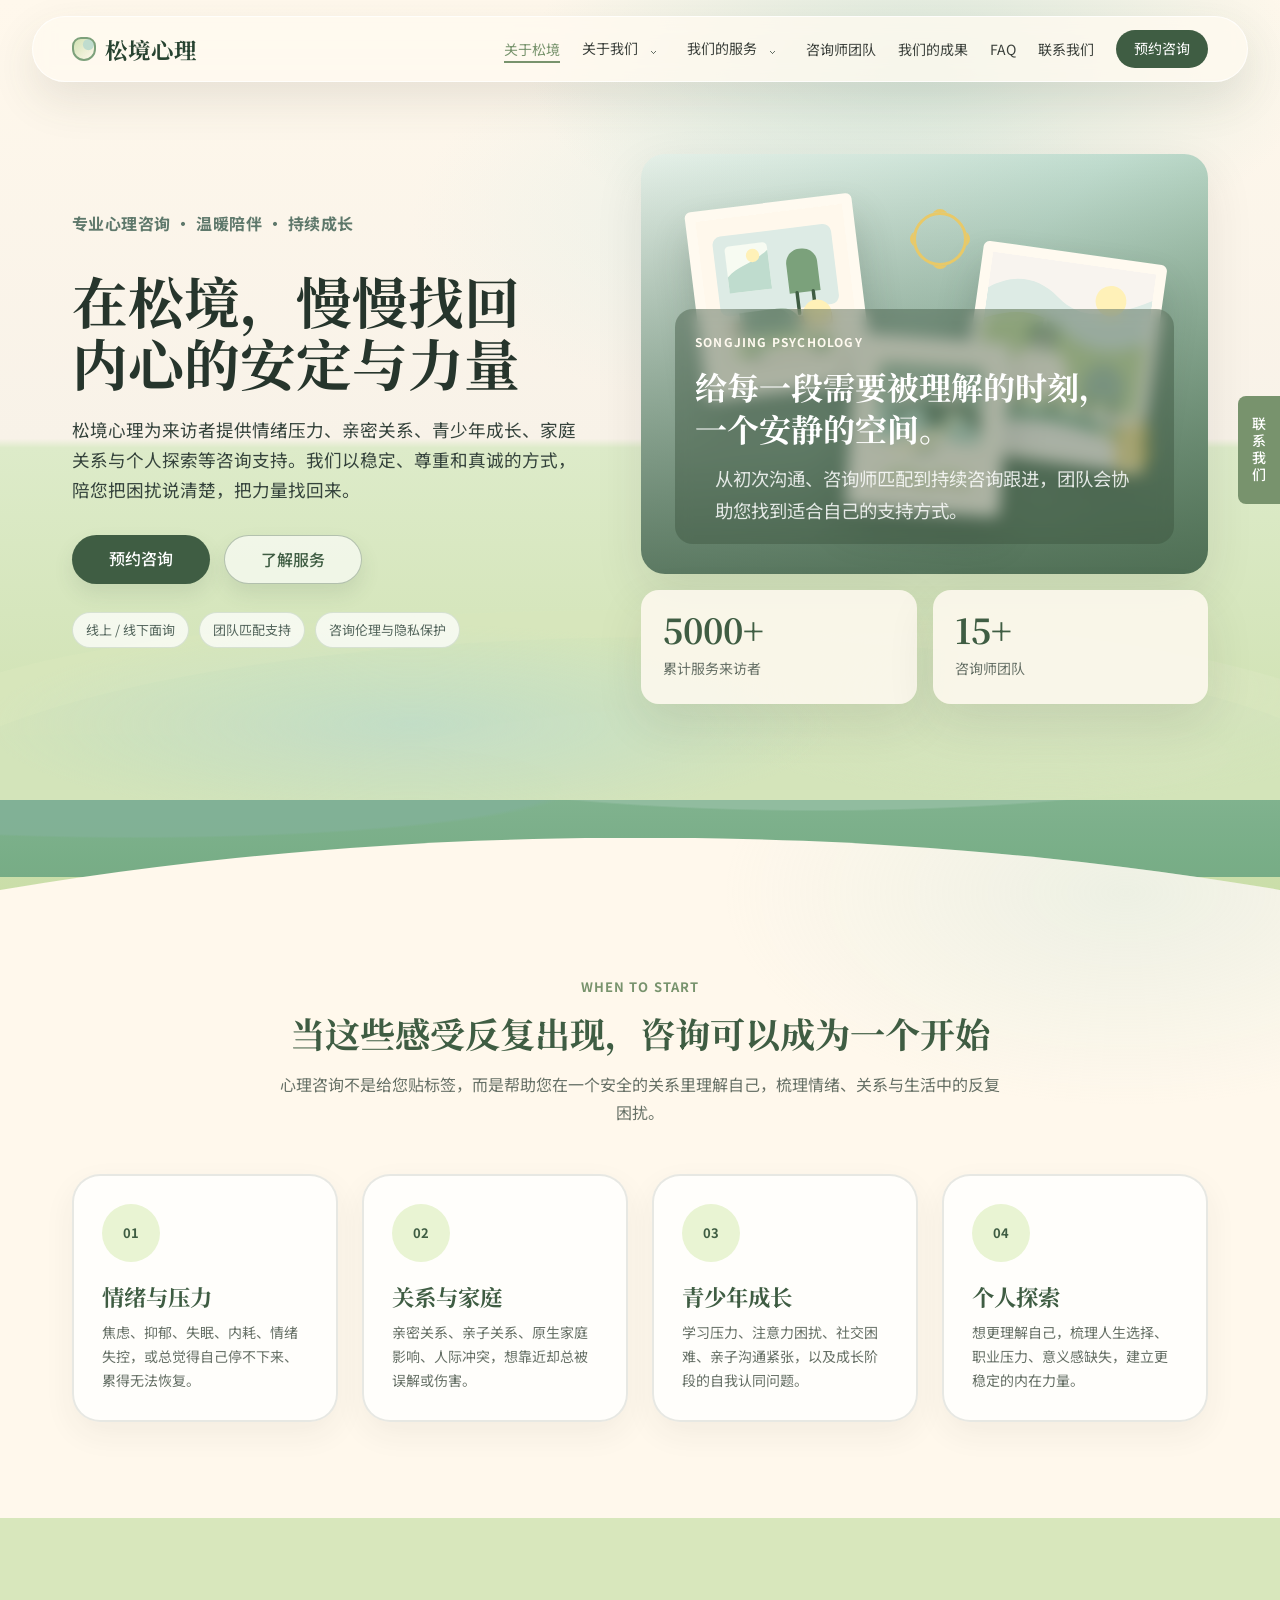
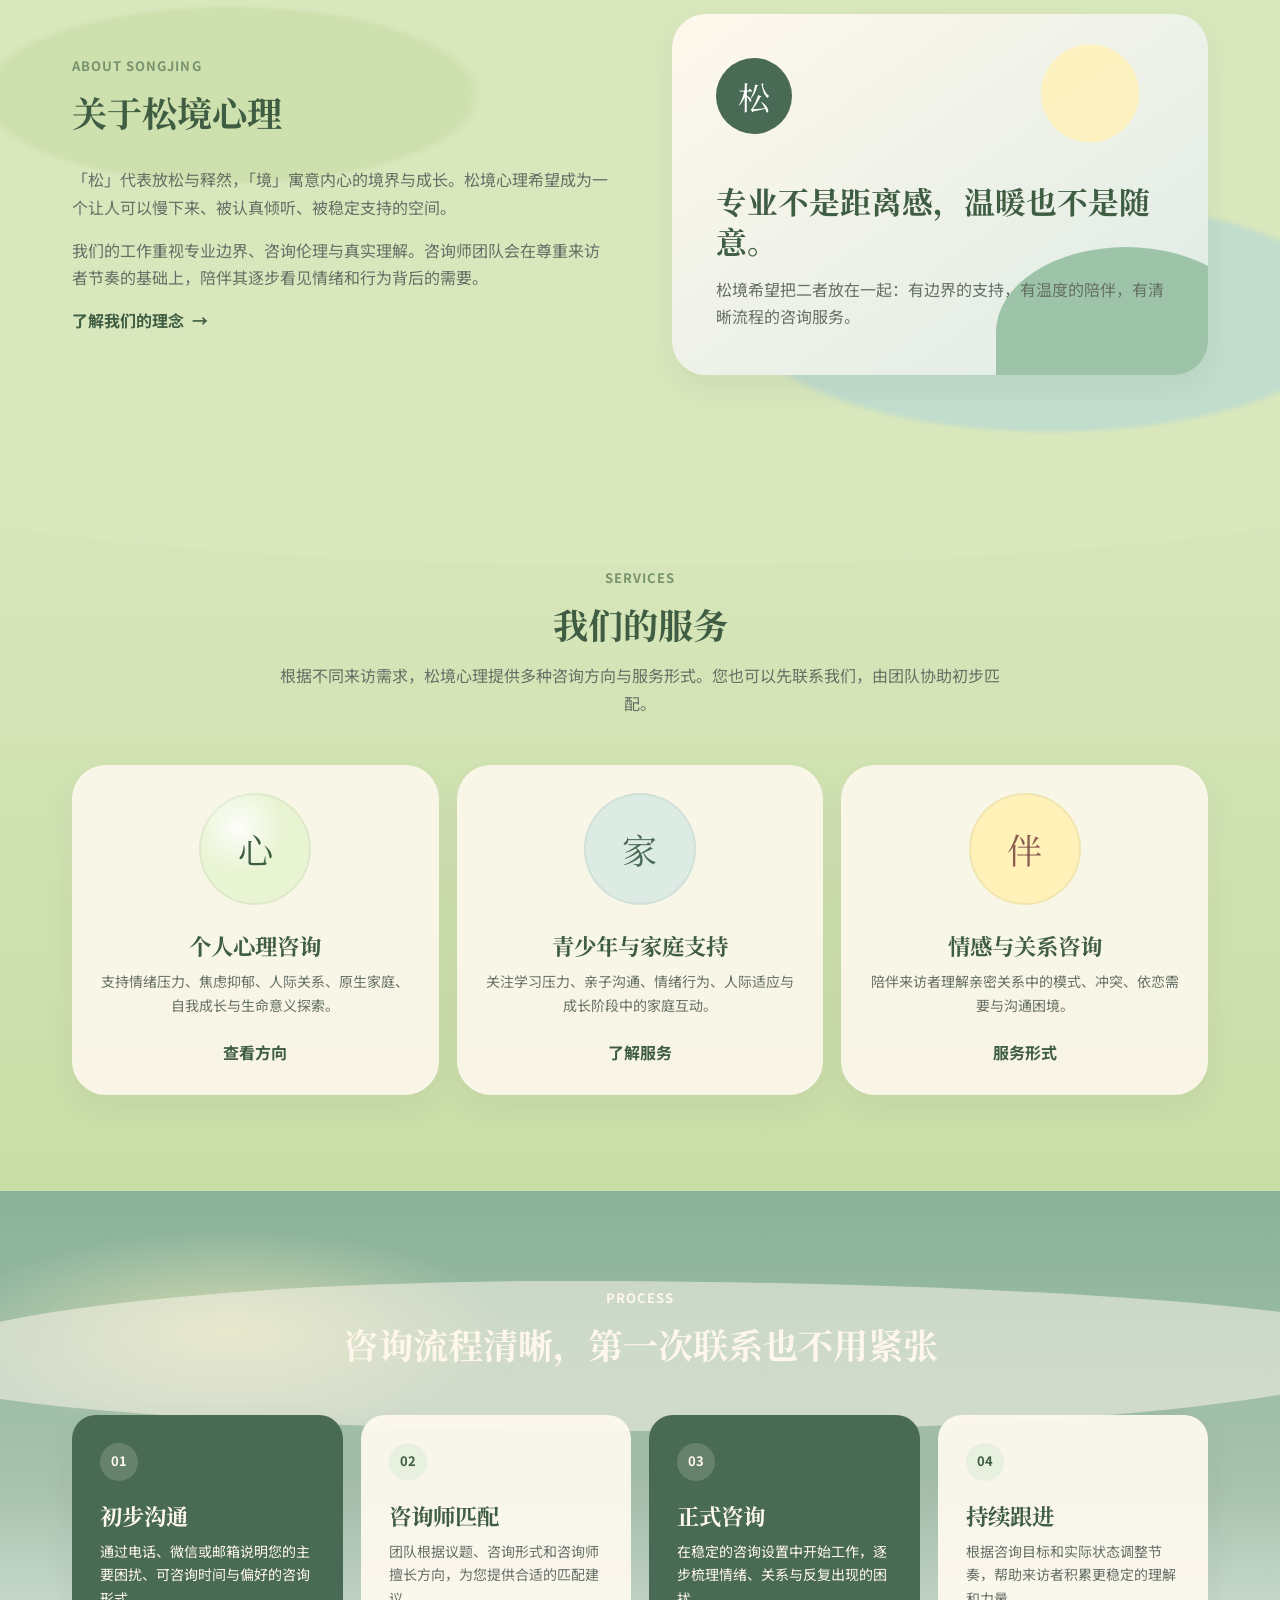
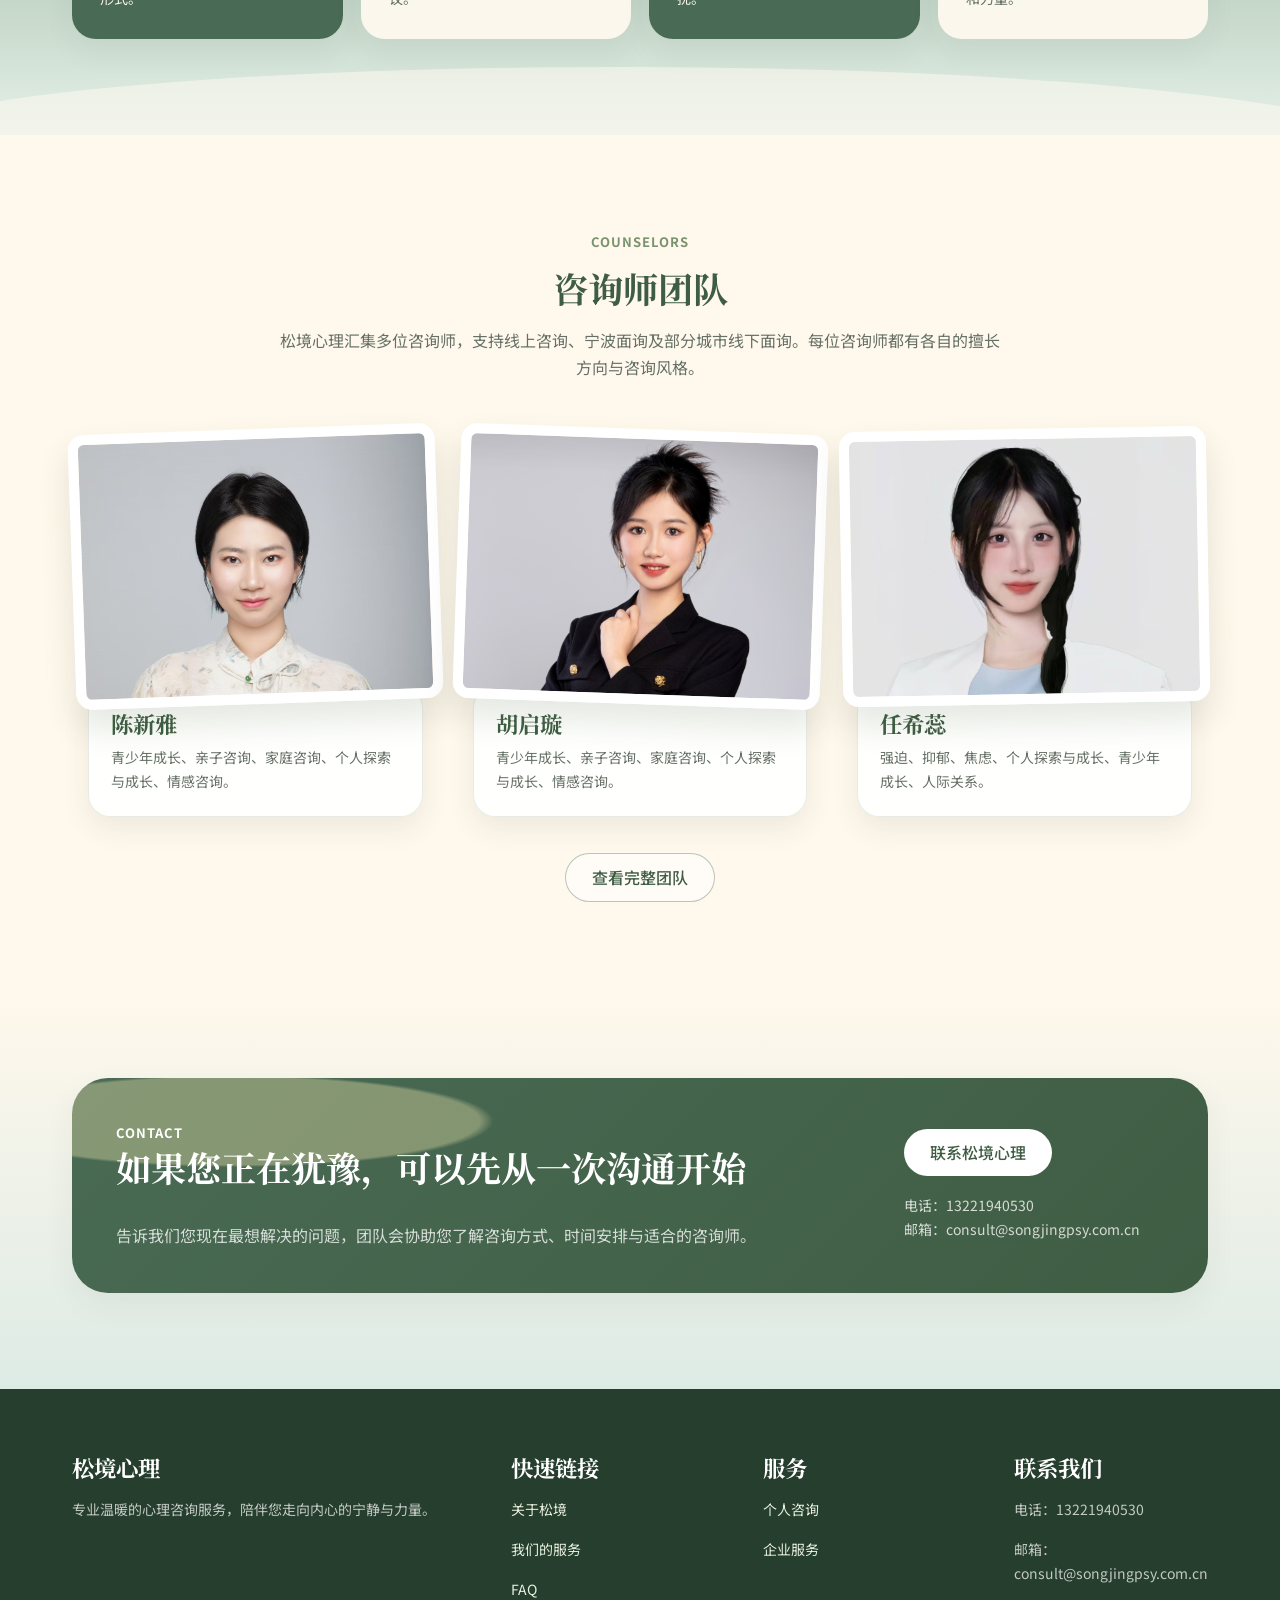
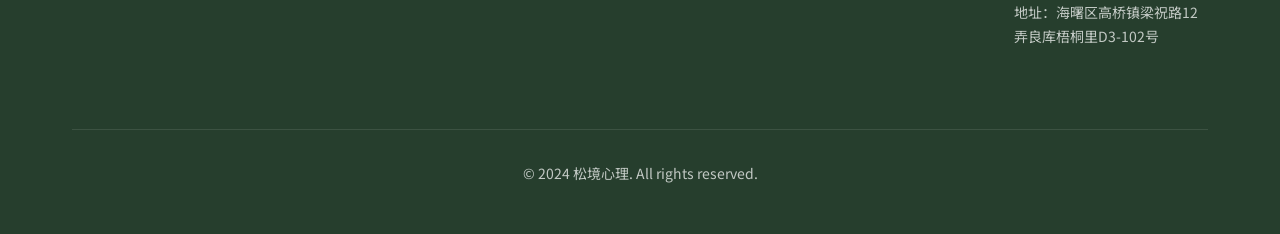
<file: index.html>
﻿<!DOCTYPE html>
<html lang="zh-CN">
<head>
  <meta charset="UTF-8">
  <meta name="viewport" content="width=device-width, initial-scale=1.0">
  <title>松境心理 — 专业心理咨询服务</title>
  <meta name="description" content="松境心理提供个人成长、情绪压力、青少年成长、亲密关系与家庭关系等心理咨询服务，以专业、温暖和稳定的陪伴支持每一位来访者。">
  <link rel="preconnect" href="https://fonts.googleapis.com">
  <link rel="preconnect" href="https://fonts.gstatic.com" crossorigin>
  <link href="https://fonts.googleapis.com/css2?family=Noto+Sans+SC:wght@400;500;700&family=Noto+Serif+SC:wght@600;700&display=swap" rel="stylesheet">
  <link rel="icon" href="assets/favicon.svg" type="image/svg+xml">
  <link rel="stylesheet" href="css/style.css?v=20260706-3">
</head>
<body>

<nav class="nav">
  <div class="container">
    <a href="index.html" class="nav-logo">松境心理</a>
    <button class="nav-toggle" type="button" aria-label="打开导航菜单" aria-controls="primary-navigation" aria-expanded="false">☰</button>
    <ul class="nav-links" id="primary-navigation">
      <li><a href="index.html">关于松境</a></li>
      <li class="nav-item nav-item-dropdown">
        <a href="about-us.html" class="nav-parent-link">关于我们</a>
        <button class="submenu-toggle" type="button" aria-label="展开关于我们的子菜单" aria-controls="about-submenu" aria-expanded="false">⌄</button>
        <ul class="nav-submenu" id="about-submenu">
          <li><a href="about-us.html#about-team">团队介绍</a></li>
          <li><a href="about-us.html#about-philosophy">松境理念</a></li>
          <li><a href="about-us.html#about-features">咨询特色</a></li>
          <li><a href="about-us.html#about-challenges">核心难题</a></li>
          <li><a href="about-us.html#about-counselors">咨询师特质</a></li>
          <li><a href="about-us.html#about-notice">咨询注意事项</a></li>
        </ul>
      </li>
      <li class="nav-item nav-item-dropdown">
        <a href="services.html" class="nav-parent-link">我们的服务</a>
        <button class="submenu-toggle" type="button" aria-label="展开我们的服务子菜单" aria-controls="services-submenu" aria-expanded="false">⌄</button>
        <ul class="nav-submenu" id="services-submenu">
          <li><a href="services.html#service-intro">服务介绍</a></li>
          <li><a href="services.html#service-directions">咨询方向</a></li>
          <li><a href="services.html#service-stages">咨询阶段</a></li>
          <li><a href="services.html#service-process">咨询流程</a></li>
          <li><a href="services.html#service-formats">服务形式</a></li>
          <li><a href="services.html#service-notice">咨询须知</a></li>
        </ul>
      </li>
      <li><a href="counselors.html">咨询师团队</a></li>
      <li><a href="achievements.html">我们的成果</a></li>
      <li><a href="faq.html">FAQ</a></li>
      <li><a href="contact.html">联系我们</a></li>
      <li class="nav-cta"><a href="contact.html">预约咨询</a></li>
    </ul>
  </div>
</nav>

<main>
  <section class="hero hero-home">
    <div class="container hero-grid">
      <div class="hero-copy">
        <p class="eyebrow">专业心理咨询 · 温暖陪伴 · 持续成长</p>
        <h1><span class="hero-title-line">在松境，慢慢找回</span><span class="hero-title-line">内心的安定与力量</span></h1>
        <p class="hero-lead">松境心理为来访者提供情绪压力、亲密关系、青少年成长、家庭关系与个人探索等咨询支持。我们以稳定、尊重和真诚的方式，陪您把困扰说清楚，把力量找回来。</p>
        <div class="hero-actions">
          <a href="contact.html" class="btn btn-primary">预约咨询</a>
          <a href="services.html" class="btn btn-outline">了解服务</a>
        </div>
        <div class="hero-trust">
          <span>线上 / 线下面询</span>
          <span>团队匹配支持</span>
          <span>咨询伦理与隐私保护</span>
        </div>
      </div>
      <div class="hero-panel" aria-label="松境心理服务亮点">
        <div class="hero-panel-card main">
          <div class="hero-collage" aria-hidden="true">
            <figure class="collage-photo collage-photo-one">
              <img src="assets/collage-room.svg" alt="">
            </figure>
            <figure class="collage-photo collage-photo-two">
              <img src="assets/collage-calm.svg" alt="">
            </figure>
            <figure class="collage-photo collage-photo-three">
              <img src="assets/collage-conversation.svg" alt="">
            </figure>
            <span class="collage-mark collage-mark-sun"></span>
            <span class="collage-mark collage-mark-line"></span>
            <span class="collage-mark collage-mark-hash">#</span>
          </div>
          <div class="hero-card-copy">
            <span class="panel-kicker">Songjing Psychology</span>
            <h2>给每一段需要被理解的时刻，一个安静的空间。</h2>
            <p>从初次沟通、咨询师匹配到持续咨询跟进，团队会协助您找到适合自己的支持方式。</p>
          </div>
        </div>
        <div class="hero-panel-card small">
          <strong>5000+</strong>
          <span>累计服务来访者</span>
        </div>
        <div class="hero-panel-card small">
          <strong>15+</strong>
          <span>咨询师团队</span>
        </div>
      </div>
    </div>
  </section>

  <section class="section section-white issue-section">
    <div class="container">
      <div class="section-heading">
        <p class="eyebrow">When To Start</p>
        <h2>当这些感受反复出现，咨询可以成为一个开始</h2>
        <p>心理咨询不是给您贴标签，而是帮助您在一个安全的关系里理解自己，梳理情绪、关系与生活中的反复困扰。</p>
      </div>
      <div class="issue-grid">
        <article class="issue-card">
          <span>01</span>
          <h3>情绪与压力</h3>
          <p>焦虑、抑郁、失眠、内耗、情绪失控，或总觉得自己停不下来、累得无法恢复。</p>
        </article>
        <article class="issue-card">
          <span>02</span>
          <h3>关系与家庭</h3>
          <p>亲密关系、亲子关系、原生家庭影响、人际冲突，想靠近却总被误解或伤害。</p>
        </article>
        <article class="issue-card">
          <span>03</span>
          <h3>青少年成长</h3>
          <p>学习压力、注意力困扰、社交困难、亲子沟通紧张，以及成长阶段的自我认同问题。</p>
        </article>
        <article class="issue-card">
          <span>04</span>
          <h3>个人探索</h3>
          <p>想更理解自己，梳理人生选择、职业压力、意义感缺失，建立更稳定的内在力量。</p>
        </article>
      </div>
    </div>
  </section>

  <section class="section about-illustration-section">
    <div class="container">
      <div class="narrative-row home-about">
        <div class="narrative-text">
          <p class="eyebrow">About Songjing</p>
          <h2>关于松境心理</h2>
          <p>「松」代表放松与释然，「境」寓意内心的境界与成长。松境心理希望成为一个让人可以慢下来、被认真倾听、被稳定支持的空间。</p>
          <p>我们的工作重视专业边界、咨询伦理与真实理解。咨询师团队会在尊重来访者节奏的基础上，陪伴其逐步看见情绪和行为背后的需要。</p>
          <a href="about-us.html" class="text-link">了解我们的理念</a>
        </div>
        <div class="brand-story-card">
          <div class="story-mark">松</div>
          <h3>专业不是距离感，温暖也不是随意。</h3>
          <p>松境希望把二者放在一起：有边界的支持，有温度的陪伴，有清晰流程的咨询服务。</p>
        </div>
      </div>
    </div>
  </section>

  <section class="section section-white service-bubble-section">
    <div class="container">
      <div class="section-heading">
        <p class="eyebrow">Services</p>
        <h2>我们的服务</h2>
        <p>根据不同来访需求，松境心理提供多种咨询方向与服务形式。您也可以先联系我们，由团队协助初步匹配。</p>
      </div>
      <div class="service-preview-grid">
        <article class="service-preview-card">
          <span class="service-preview-icon">心</span>
          <h3>个人心理咨询</h3>
          <p>支持情绪压力、焦虑抑郁、人际关系、原生家庭、自我成长与生命意义探索。</p>
          <a href="services.html#service-directions">查看方向</a>
        </article>
        <article class="service-preview-card">
          <span class="service-preview-icon">家</span>
          <h3>青少年与家庭支持</h3>
          <p>关注学习压力、亲子沟通、情绪行为、人际适应与成长阶段中的家庭互动。</p>
          <a href="services.html#service-directions">了解服务</a>
        </article>
        <article class="service-preview-card">
          <span class="service-preview-icon">伴</span>
          <h3>情感与关系咨询</h3>
          <p>陪伴来访者理解亲密关系中的模式、冲突、依恋需要与沟通困境。</p>
          <a href="services.html#service-formats">服务形式</a>
        </article>
      </div>
    </div>
  </section>

  <section class="section process-sky-section">
    <div class="container">
      <div class="section-heading">
        <p class="eyebrow">Process</p>
        <h2>咨询流程清晰，第一次联系也不用紧张</h2>
      </div>
      <div class="process-line">
        <article>
          <span>01</span>
          <h3>初步沟通</h3>
          <p>通过电话、微信或邮箱说明您的主要困扰、可咨询时间与偏好的咨询形式。</p>
        </article>
        <article>
          <span>02</span>
          <h3>咨询师匹配</h3>
          <p>团队根据议题、咨询形式和咨询师擅长方向，为您提供合适的匹配建议。</p>
        </article>
        <article>
          <span>03</span>
          <h3>正式咨询</h3>
          <p>在稳定的咨询设置中开始工作，逐步梳理情绪、关系与反复出现的困扰。</p>
        </article>
        <article>
          <span>04</span>
          <h3>持续跟进</h3>
          <p>根据咨询目标和实际状态调整节奏，帮助来访者积累更稳定的理解和力量。</p>
        </article>
      </div>
    </div>
  </section>

  <section class="section section-white team-collage-section">
    <div class="container">
      <div class="section-heading">
        <p class="eyebrow">Counselors</p>
        <h2>咨询师团队</h2>
        <p>松境心理汇集多位咨询师，支持线上咨询、宁波面询及部分城市线下面询。每位咨询师都有各自的擅长方向与咨询风格。</p>
      </div>
      <div class="team-preview-grid">
        <article class="team-preview-card">
          <img src="file/202511咨询师简介/陈新雅.jpg" alt="陈新雅咨询师照片">
          <div>
            <h3>陈新雅</h3>
            <p>青少年成长、亲子咨询、家庭咨询、个人探索与成长、情感咨询。</p>
          </div>
        </article>
        <article class="team-preview-card">
          <img src="file/202511咨询师简介/胡启璇.jpg" alt="胡启璇咨询师照片">
          <div>
            <h3>胡启璇</h3>
            <p>青少年成长、亲子咨询、家庭咨询、个人探索与成长、情感咨询。</p>
          </div>
        </article>
        <article class="team-preview-card">
          <img src="file/202511咨询师简介/任希蕊.jpg" alt="任希蕊咨询师照片">
          <div>
            <h3>任希蕊</h3>
            <p>强迫、抑郁、焦虑、个人探索与成长、青少年成长、人际关系。</p>
          </div>
        </article>
      </div>
      <div class="center-action">
        <a href="counselors.html" class="btn btn-outline">查看完整团队</a>
      </div>
    </div>
  </section>

  <section class="section cta-section">
    <div class="container">
      <div class="cta-panel">
        <div>
          <p class="eyebrow">Contact</p>
          <h2>如果您正在犹豫，可以先从一次沟通开始</h2>
          <p>告诉我们您现在最想解决的问题，团队会协助您了解咨询方式、时间安排与适合的咨询师。</p>
        </div>
        <div class="cta-actions">
          <a href="contact.html" class="btn btn-primary">联系松境心理</a>
          <p>电话：13221940530<br>邮箱：consult@songjingpsy.com.cn</p>
        </div>
      </div>
    </div>
  </section>
</main>

<footer class="footer">
  <div class="container">
    <div class="footer-grid">
      <div>
        <h3>松境心理</h3>
        <p>专业温暖的心理咨询服务，陪伴您走向内心的宁静与力量。</p>
      </div>
      <div>
        <h3>快速链接</h3>
        <p><a href="index.html">关于松境</a></p>
        <p><a href="services.html">我们的服务</a></p>
        <p><a href="faq.html">FAQ</a></p>
      </div>
      <div>
        <h3>服务</h3>
        <p><a href="services.html">个人咨询</a></p>
        <p><a href="services.html">企业服务</a></p>
      </div>
      <div>
        <h3>联系我们</h3>
        <p>电话：13221940530</p>
        <p>邮箱：consult@songjingpsy.com.cn</p>
        <p>地址：海曙区高桥镇梁祝路12弄良库梧桐里D3-102号</p>
      </div>
    </div>
    <div class="footer-bottom">
      <p>© 2024 松境心理. All rights reserved.</p>
    </div>
  </div>
</footer>

<script src="js/main.js?v=20260706-3"></script>

<div class="floating-contact">
  <div class="floating-contact-qr">
    <img src="file/code.png" alt="微信二维码" style="width:150px;height:150px;border-radius:4px;">
  </div>
  <button class="floating-contact-btn">联系我们</button>
</div>

</body>
</html>
</file>
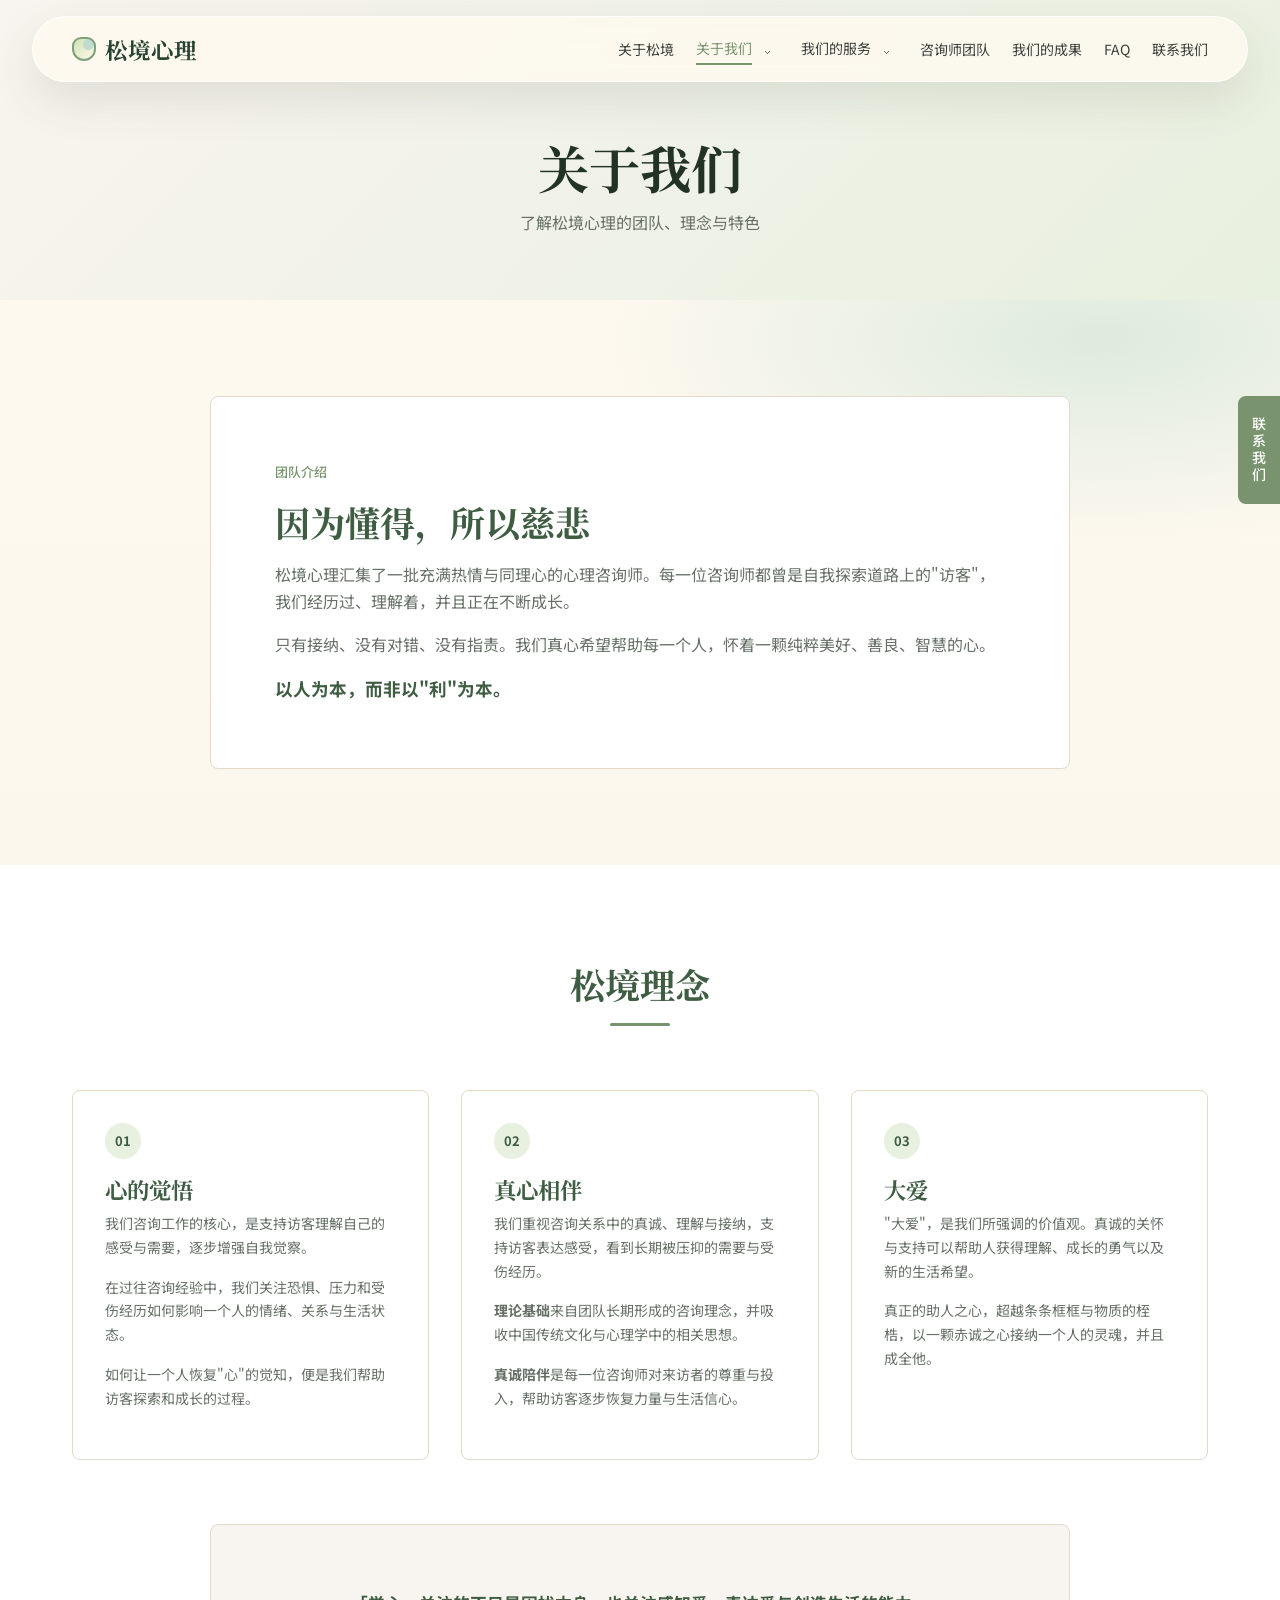
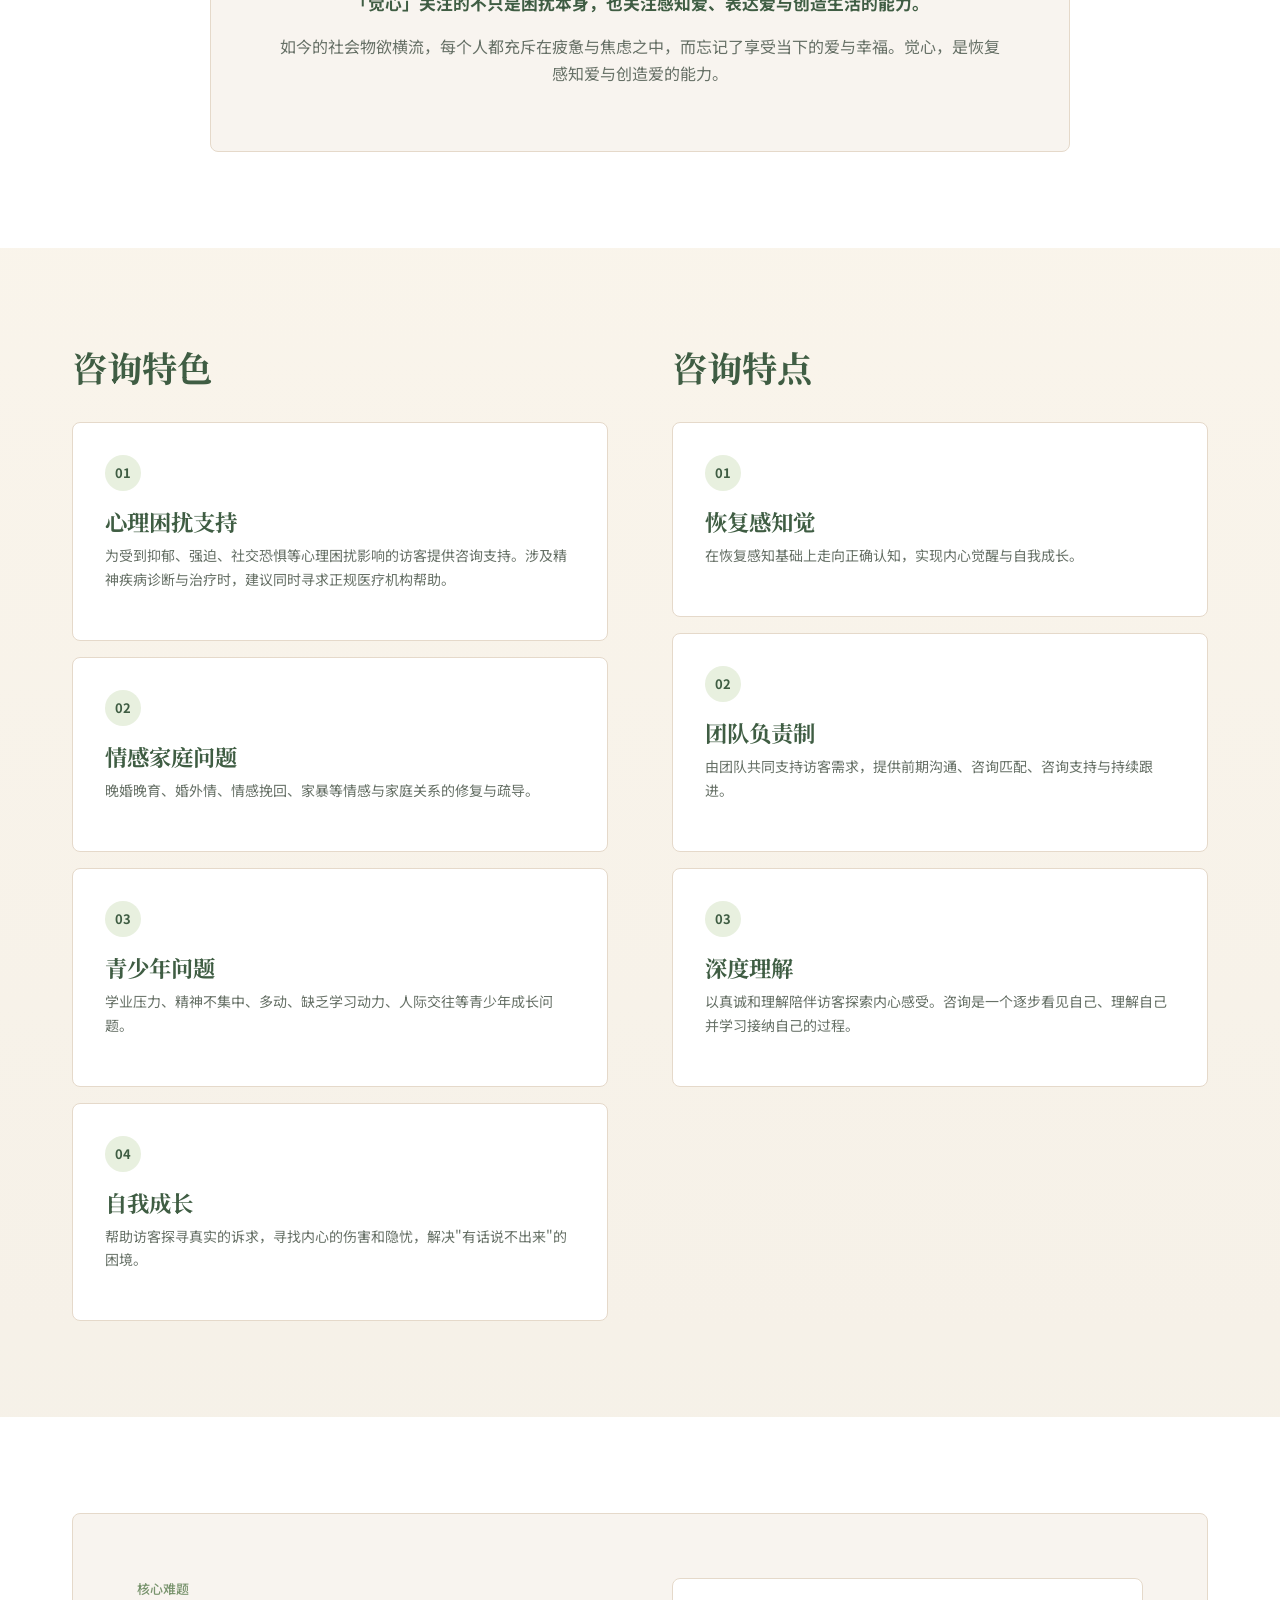
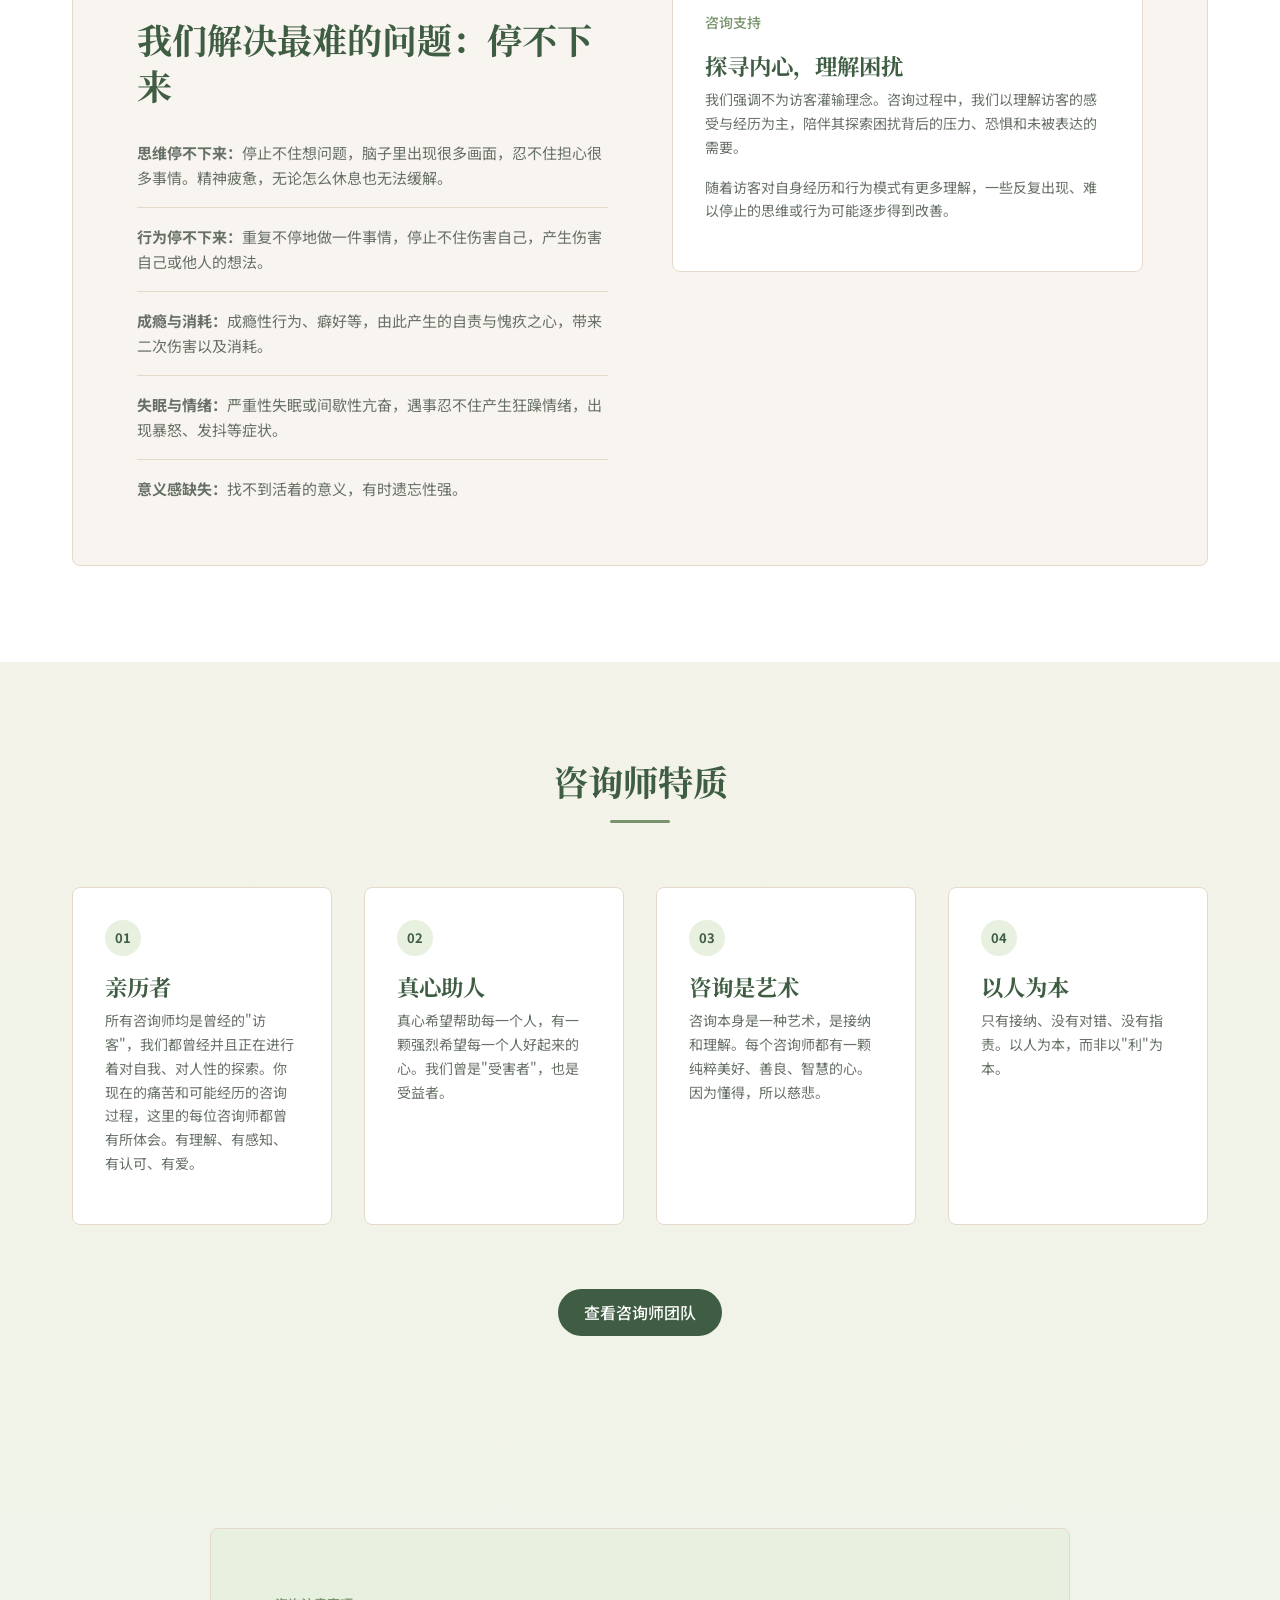
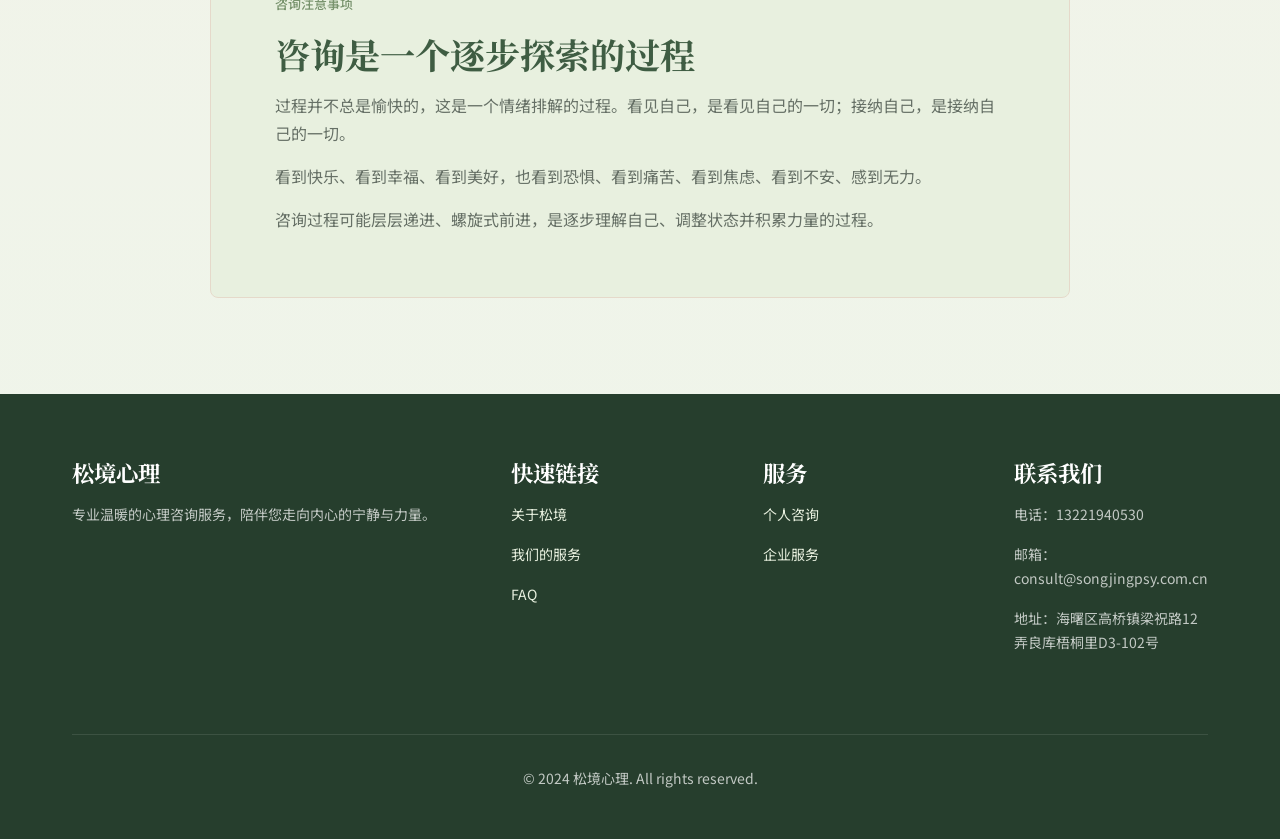
<file: about-us.html>
﻿<!DOCTYPE html>
<html lang="zh-CN">
<head>
  <meta charset="UTF-8">
  <meta name="viewport" content="width=device-width, initial-scale=1.0">
  <title>松境心理 — 关于我们</title>
  <link rel="preconnect" href="https://fonts.googleapis.com">
  <link rel="preconnect" href="https://fonts.gstatic.com" crossorigin>
  <link href="https://fonts.googleapis.com/css2?family=Noto+Sans+SC:wght@400;500;700&family=Noto+Serif+SC:wght@600;700&display=swap" rel="stylesheet">
  <link rel="icon" href="assets/favicon.svg" type="image/svg+xml">
  <link rel="stylesheet" href="css/style.css?v=20260706-3">
</head>
<body>

<nav class="nav">
  <div class="container">
    <a href="index.html" class="nav-logo">松境心理</a>
    <button class="nav-toggle" type="button" aria-label="打开导航菜单" aria-controls="primary-navigation" aria-expanded="false">☰</button>
    <ul class="nav-links" id="primary-navigation">
      <li><a href="index.html">关于松境</a></li>
      <li class="nav-item nav-item-dropdown">
        <a href="about-us.html" class="nav-parent-link">关于我们</a>
        <button class="submenu-toggle" type="button" aria-label="展开关于我们的子菜单" aria-controls="about-submenu" aria-expanded="false">⌄</button>
        <ul class="nav-submenu" id="about-submenu">
          <li><a href="about-us.html#about-team">团队介绍</a></li>
          <li><a href="about-us.html#about-philosophy">松境理念</a></li>
          <li><a href="about-us.html#about-features">咨询特色</a></li>
          <li><a href="about-us.html#about-challenges">核心难题</a></li>
          <li><a href="about-us.html#about-counselors">咨询师特质</a></li>
          <li><a href="about-us.html#about-notice">咨询注意事项</a></li>
        </ul>
      </li>
      <li class="nav-item nav-item-dropdown">
        <a href="services.html" class="nav-parent-link">我们的服务</a>
        <button class="submenu-toggle" type="button" aria-label="展开我们的服务子菜单" aria-controls="services-submenu" aria-expanded="false">⌄</button>
        <ul class="nav-submenu" id="services-submenu">
          <li><a href="services.html#service-intro">服务介绍</a></li>
          <li><a href="services.html#service-directions">咨询方向</a></li>
          <li><a href="services.html#service-stages">咨询阶段</a></li>
          <li><a href="services.html#service-process">咨询流程</a></li>
          <li><a href="services.html#service-formats">服务形式</a></li>
          <li><a href="services.html#service-notice">咨询须知</a></li>
        </ul>
      </li>
      <li><a href="counselors.html">咨询师团队</a></li>
      <li><a href="achievements.html">我们的成果</a></li>
      <li><a href="faq.html">FAQ</a></li>
      <li><a href="contact.html">联系我们</a></li>
    </ul>
  </div>
</nav>

<section class="page-hero">
  <div class="container">
    <h1>关于我们</h1>
    <p>了解松境心理的团队、理念与特色</p>
  </div>
</section>

<section class="section" id="about-team">
  <div class="container">
    <div class="about-intro">
      <p class="service-kicker">团队介绍</p>
      <h2>因为懂得，所以慈悲</h2>
      <p>松境心理汇集了一批充满热情与同理心的心理咨询师。每一位咨询师都曾是自我探索道路上的"访客"，我们经历过、理解着，并且正在不断成长。</p>
      <p>只有接纳、没有对错、没有指责。我们真心希望帮助每一个人，怀着一颗纯粹美好、善良、智慧的心。</p>
      <p class="about-statement">以人为本，而非以"利"为本。</p>
    </div>
  </div>
</section>

<section class="section about-band" id="about-philosophy">
  <div class="container">
    <h2 class="section-title">松境理念</h2>
    <div class="about-principles">
      <article class="about-card">
        <span>01</span>
        <h3>心的觉悟</h3>
        <p>我们咨询工作的核心，是支持访客理解自己的感受与需要，逐步增强自我觉察。</p>
        <p>在过往咨询经验中，我们关注恐惧、压力和受伤经历如何影响一个人的情绪、关系与生活状态。</p>
        <p>如何让一个人恢复"心"的觉知，便是我们帮助访客探索和成长的过程。</p>
      </article>
      <article class="about-card">
        <span>02</span>
        <h3>真心相伴</h3>
        <p>我们重视咨询关系中的真诚、理解与接纳，支持访客表达感受，看到长期被压抑的需要与受伤经历。</p>
        <p><strong>理论基础</strong>来自团队长期形成的咨询理念，并吸收中国传统文化与心理学中的相关思想。</p>
        <p><strong>真诚陪伴</strong>是每一位咨询师对来访者的尊重与投入，帮助访客逐步恢复力量与生活信心。</p>
      </article>
      <article class="about-card">
        <span>03</span>
        <h3>大爱</h3>
        <p>"大爱"，是我们所强调的价值观。真诚的关怀与支持可以帮助人获得理解、成长的勇气以及新的生活希望。</p>
        <p>真正的助人之心，超越条条框框与物质的桎梏，以一颗赤诚之心接纳一个人的灵魂，并且成全他。</p>
      </article>
    </div>
    <div class="about-quote">
      <p>「觉心」关注的不只是困扰本身，也关注感知爱、表达爱与创造生活的能力。</p>
      <p>如今的社会物欲横流，每个人都充斥在疲惫与焦虑之中，而忘记了享受当下的爱与幸福。觉心，是恢复感知爱与创造爱的能力。</p>
    </div>
  </div>
</section>

<section class="section" id="about-features">
  <div class="container">
    <div class="about-feature-grid">
      <div>
        <h2>咨询特色</h2>
        <div class="about-list-card">
          <span>01</span>
          <h3>心理困扰支持</h3>
          <p>为受到抑郁、强迫、社交恐惧等心理困扰影响的访客提供咨询支持。涉及精神疾病诊断与治疗时，建议同时寻求正规医疗机构帮助。</p>
        </div>
        <div class="about-list-card">
          <span>02</span>
          <h3>情感家庭问题</h3>
          <p>晚婚晚育、婚外情、情感挽回、家暴等情感与家庭关系的修复与疏导。</p>
        </div>
        <div class="about-list-card">
          <span>03</span>
          <h3>青少年问题</h3>
          <p>学业压力、精神不集中、多动、缺乏学习动力、人际交往等青少年成长问题。</p>
        </div>
        <div class="about-list-card">
          <span>04</span>
          <h3>自我成长</h3>
          <p>帮助访客探寻真实的诉求，寻找内心的伤害和隐忧，解决"有话说不出来"的困境。</p>
        </div>
      </div>
      <div>
        <h2>咨询特点</h2>
        <div class="about-list-card">
          <span>01</span>
          <h3>恢复感知觉</h3>
          <p>在恢复感知基础上走向正确认知，实现内心觉醒与自我成长。</p>
        </div>
        <div class="about-list-card">
          <span>02</span>
          <h3>团队负责制</h3>
          <p>由团队共同支持访客需求，提供前期沟通、咨询匹配、咨询支持与持续跟进。</p>
        </div>
        <div class="about-list-card">
          <span>03</span>
          <h3>深度理解</h3>
          <p>以真诚和理解陪伴访客探索内心感受。咨询是一个逐步看见自己、理解自己并学习接纳自己的过程。</p>
        </div>
      </div>
    </div>
  </div>
</section>

<section class="section about-band" id="about-challenges">
  <div class="container">
    <div class="about-focus">
      <div>
        <p class="service-kicker">核心难题</p>
        <h2>我们解决最难的问题：停不下来</h2>
        <div class="about-problem-list">
          <p><strong>思维停不下来：</strong>停止不住想问题，脑子里出现很多画面，忍不住担心很多事情。精神疲惫，无论怎么休息也无法缓解。</p>
          <p><strong>行为停不下来：</strong>重复不停地做一件事情，停止不住伤害自己，产生伤害自己或他人的想法。</p>
          <p><strong>成瘾与消耗：</strong>成瘾性行为、癖好等，由此产生的自责与愧疚之心，带来二次伤害以及消耗。</p>
          <p><strong>失眠与情绪：</strong>严重性失眠或间歇性亢奋，遇事忍不住产生狂躁情绪，出现暴怒、发抖等症状。</p>
          <p><strong>意义感缺失：</strong>找不到活着的意义，有时遗忘性强。</p>
        </div>
      </div>
      <div class="about-focus-panel">
        <p class="service-kicker">咨询支持</p>
        <h3>探寻内心，理解困扰</h3>
        <p>我们强调不为访客灌输理念。咨询过程中，我们以理解访客的感受与经历为主，陪伴其探索困扰背后的压力、恐惧和未被表达的需要。</p>
        <p>随着访客对自身经历和行为模式有更多理解，一些反复出现、难以停止的思维或行为可能逐步得到改善。</p>
      </div>
    </div>
  </div>
</section>

<section class="section" id="about-counselors">
  <div class="container">
    <h2 class="section-title">咨询师特质</h2>
    <div class="about-trait-grid">
      <article class="about-card">
        <span>01</span>
        <h3>亲历者</h3>
        <p>所有咨询师均是曾经的"访客"，我们都曾经并且正在进行着对自我、对人性的探索。你现在的痛苦和可能经历的咨询过程，这里的每位咨询师都曾有所体会。有理解、有感知、有认可、有爱。</p>
      </article>
      <article class="about-card">
        <span>02</span>
        <h3>真心助人</h3>
        <p>真心希望帮助每一个人，有一颗强烈希望每一个人好起来的心。我们曾是"受害者"，也是受益者。</p>
      </article>
      <article class="about-card">
        <span>03</span>
        <h3>咨询是艺术</h3>
        <p>咨询本身是一种艺术，是接纳和理解。每个咨询师都有一颗纯粹美好、善良、智慧的心。因为懂得，所以慈悲。</p>
      </article>
      <article class="about-card">
        <span>04</span>
        <h3>以人为本</h3>
        <p>只有接纳、没有对错、没有指责。以人为本，而非以"利"为本。</p>
      </article>
    </div>
    <div class="about-team-link">
      <a href="counselors.html" class="btn btn-primary">查看咨询师团队</a>
    </div>
  </div>
</section>

<section class="section" id="about-notice">
  <div class="container">
    <div class="about-notice">
      <p class="service-kicker">咨询注意事项</p>
      <h2>咨询是一个逐步探索的过程</h2>
      <p>过程并不总是愉快的，这是一个情绪排解的过程。看见自己，是看见自己的一切；接纳自己，是接纳自己的一切。</p>
      <p>看到快乐、看到幸福、看到美好，也看到恐惧、看到痛苦、看到焦虑、看到不安、感到无力。</p>
      <p>咨询过程可能层层递进、螺旋式前进，是逐步理解自己、调整状态并积累力量的过程。</p>
    </div>
  </div>
</section>

<footer class="footer">
  <div class="container">
    <div class="footer-grid">
      <div>
        <h3>松境心理</h3>
        <p>专业温暖的心理咨询服务，陪伴您走向内心的宁静与力量。</p>
      </div>
      <div>
        <h3>快速链接</h3>
        <p><a href="index.html">关于松境</a></p>
        <p><a href="services.html">我们的服务</a></p>
        <p><a href="faq.html">FAQ</a></p>
      </div>
      <div>
        <h3>服务</h3>
        <p><a href="services.html">个人咨询</a></p>
        <p><a href="services.html">企业服务</a></p>
      </div>
      <div>
        <h3>联系我们</h3>
        <p>电话：13221940530</p>
        <p>邮箱：consult@songjingpsy.com.cn</p>
        <p>地址：海曙区高桥镇梁祝路12弄良库梧桐里D3-102号</p>
      </div>
    </div>
    <div class="footer-bottom">
      <p>© 2024 松境心理. All rights reserved.</p>
    </div>
  </div>
</footer>

<script src="js/main.js?v=20260706-3"></script>

<div class="floating-contact">
  <div class="floating-contact-qr">
    <img src="file/code.png" alt="微信二维码" style="width:150px;height:150px;border-radius:4px;">
  </div>
  <button class="floating-contact-btn">联系我们</button>
</div>

</body>
</html>
</file>
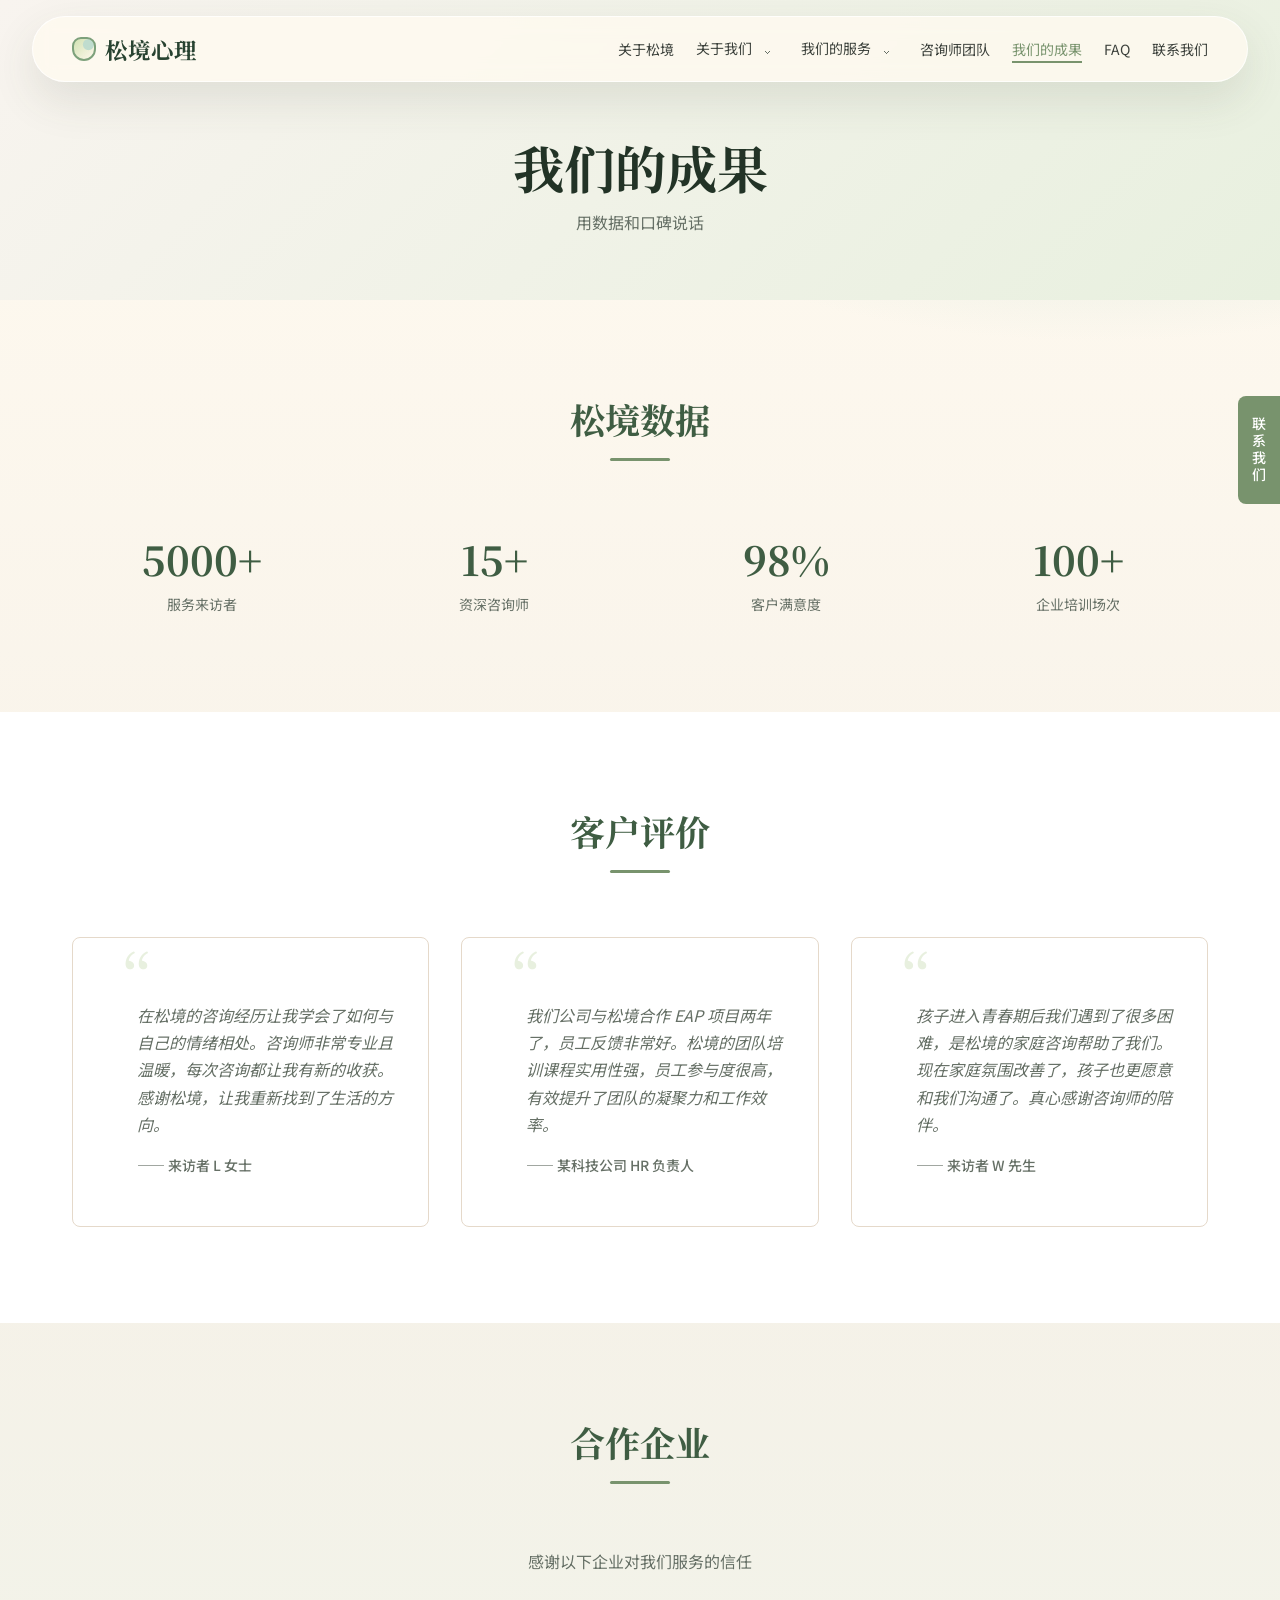
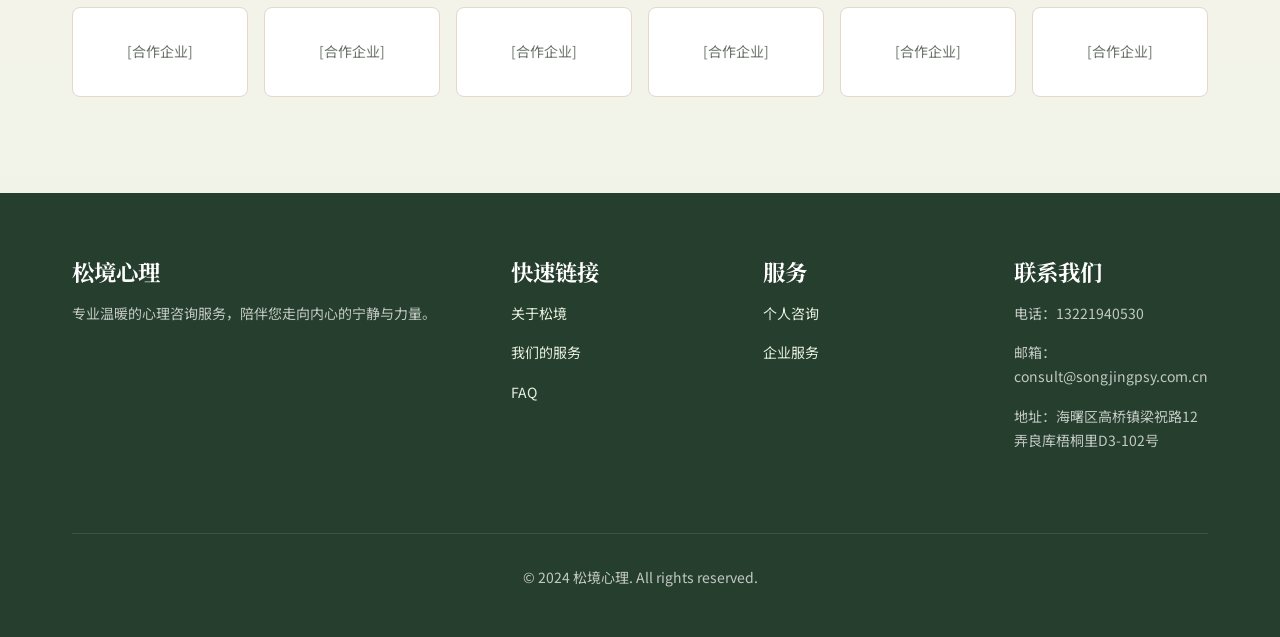
<file: achievements.html>
﻿<!DOCTYPE html>
<html lang="zh-CN">
<head>
  <meta charset="UTF-8">
  <meta name="viewport" content="width=device-width, initial-scale=1.0">
  <title>松境心理 — 我们的成果</title>
  <link rel="preconnect" href="https://fonts.googleapis.com">
  <link rel="preconnect" href="https://fonts.gstatic.com" crossorigin>
  <link href="https://fonts.googleapis.com/css2?family=Noto+Sans+SC:wght@400;500;700&family=Noto+Serif+SC:wght@600;700&display=swap" rel="stylesheet">
  <link rel="icon" href="assets/favicon.svg" type="image/svg+xml">
  <link rel="stylesheet" href="css/style.css?v=20260706-3">
</head>
<body>

<nav class="nav">
  <div class="container">
    <a href="index.html" class="nav-logo">松境心理</a>
    <button class="nav-toggle" type="button" aria-label="打开导航菜单" aria-controls="primary-navigation" aria-expanded="false">☰</button>
    <ul class="nav-links" id="primary-navigation">
      <li><a href="index.html">关于松境</a></li>
      <li class="nav-item nav-item-dropdown">
        <a href="about-us.html" class="nav-parent-link">关于我们</a>
        <button class="submenu-toggle" type="button" aria-label="展开关于我们的子菜单" aria-controls="about-submenu" aria-expanded="false">⌄</button>
        <ul class="nav-submenu" id="about-submenu">
          <li><a href="about-us.html#about-team">团队介绍</a></li>
          <li><a href="about-us.html#about-philosophy">松境理念</a></li>
          <li><a href="about-us.html#about-features">咨询特色</a></li>
          <li><a href="about-us.html#about-challenges">核心难题</a></li>
          <li><a href="about-us.html#about-counselors">咨询师特质</a></li>
          <li><a href="about-us.html#about-notice">咨询注意事项</a></li>
        </ul>
      </li>
      <li class="nav-item nav-item-dropdown">
        <a href="services.html" class="nav-parent-link">我们的服务</a>
        <button class="submenu-toggle" type="button" aria-label="展开我们的服务子菜单" aria-controls="services-submenu" aria-expanded="false">⌄</button>
        <ul class="nav-submenu" id="services-submenu">
          <li><a href="services.html#service-intro">服务介绍</a></li>
          <li><a href="services.html#service-directions">咨询方向</a></li>
          <li><a href="services.html#service-stages">咨询阶段</a></li>
          <li><a href="services.html#service-process">咨询流程</a></li>
          <li><a href="services.html#service-formats">服务形式</a></li>
          <li><a href="services.html#service-notice">咨询须知</a></li>
        </ul>
      </li>
      <li><a href="counselors.html">咨询师团队</a></li>
      <li><a href="achievements.html">我们的成果</a></li>
      <li><a href="faq.html">FAQ</a></li>
      <li><a href="contact.html">联系我们</a></li>
    </ul>
  </div>
</nav>

<section class="page-hero">
  <div class="container">
    <h1>我们的成果</h1>
    <p>用数据和口碑说话</p>
  </div>
</section>

<section class="section">
  <div class="container">
    <h2 class="section-title">松境数据</h2>
    <div class="stats-grid">
      <div>
        <div class="stat-number">5000+</div>
        <div class="stat-label">服务来访者</div>
      </div>
      <div>
        <div class="stat-number">15+</div>
        <div class="stat-label">资深咨询师</div>
      </div>
      <div>
        <div class="stat-number">98%</div>
        <div class="stat-label">客户满意度</div>
      </div>
      <div>
        <div class="stat-number">100+</div>
        <div class="stat-label">企业培训场次</div>
      </div>
    </div>
  </div>
</section>

<section class="section" style="background: var(--color-white);">
  <div class="container">
    <h2 class="section-title">客户评价</h2>
    <div class="card-grid">
      <div class="testimonial-card">
        <p class="testimonial-text">在松境的咨询经历让我学会了如何与自己的情绪相处。咨询师非常专业且温暖，每次咨询都让我有新的收获。感谢松境，让我重新找到了生活的方向。</p>
        <p style="font-weight: 500; font-size: 14px;">—— 来访者 L 女士</p>
      </div>
      <div class="testimonial-card">
        <p class="testimonial-text">我们公司与松境合作 EAP 项目两年了，员工反馈非常好。松境的团队培训课程实用性强，员工参与度很高，有效提升了团队的凝聚力和工作效率。</p>
        <p style="font-weight: 500; font-size: 14px;">—— 某科技公司 HR 负责人</p>
      </div>
      <div class="testimonial-card">
        <p class="testimonial-text">孩子进入青春期后我们遇到了很多困难，是松境的家庭咨询帮助了我们。现在家庭氛围改善了，孩子也更愿意和我们沟通了。真心感谢咨询师的陪伴。</p>
        <p style="font-weight: 500; font-size: 14px;">—— 来访者 W 先生</p>
      </div>
    </div>
  </div>
</section>

<section class="section">
  <div class="container">
    <h2 class="section-title">合作企业</h2>
    <p style="text-align: center; color: var(--color-text-light); margin-bottom: var(--space-lg);">感谢以下企业对我们服务的信任</p>
    <div class="client-logo-grid">
      <div class="client-logo">[合作企业]</div>
      <div class="client-logo">[合作企业]</div>
      <div class="client-logo">[合作企业]</div>
      <div class="client-logo">[合作企业]</div>
      <div class="client-logo">[合作企业]</div>
      <div class="client-logo">[合作企业]</div>
    </div>
  </div>
</section>

<footer class="footer">
  <div class="container">
    <div class="footer-grid">
      <div>
        <h3>松境心理</h3>
        <p>专业温暖的心理咨询服务，陪伴您走向内心的宁静与力量。</p>
      </div>
      <div>
        <h3>快速链接</h3>
        <p><a href="index.html">关于松境</a></p>
        <p><a href="services.html">我们的服务</a></p>
        <p><a href="faq.html">FAQ</a></p>
      </div>
      <div>
        <h3>服务</h3>
        <p><a href="services.html">个人咨询</a></p>
        <p><a href="services.html">企业服务</a></p>
      </div>
      <div>
        <h3>联系我们</h3>
        <p>电话：13221940530</p>
        <p>邮箱：consult@songjingpsy.com.cn</p>
        <p>地址：海曙区高桥镇梁祝路12弄良库梧桐里D3-102号</p>
      </div>
    </div>
    <div class="footer-bottom">
      <p>© 2024 松境心理. All rights reserved.</p>
    </div>
  </div>
</footer>

<script src="js/main.js?v=20260706-3"></script>

<div class="floating-contact">
  <div class="floating-contact-qr">
    <img src="file/code.png" alt="微信二维码" style="width:150px;height:150px;border-radius:4px;">
  </div>
  <button class="floating-contact-btn">联系我们</button>
</div>

</body>
</html>
</file>
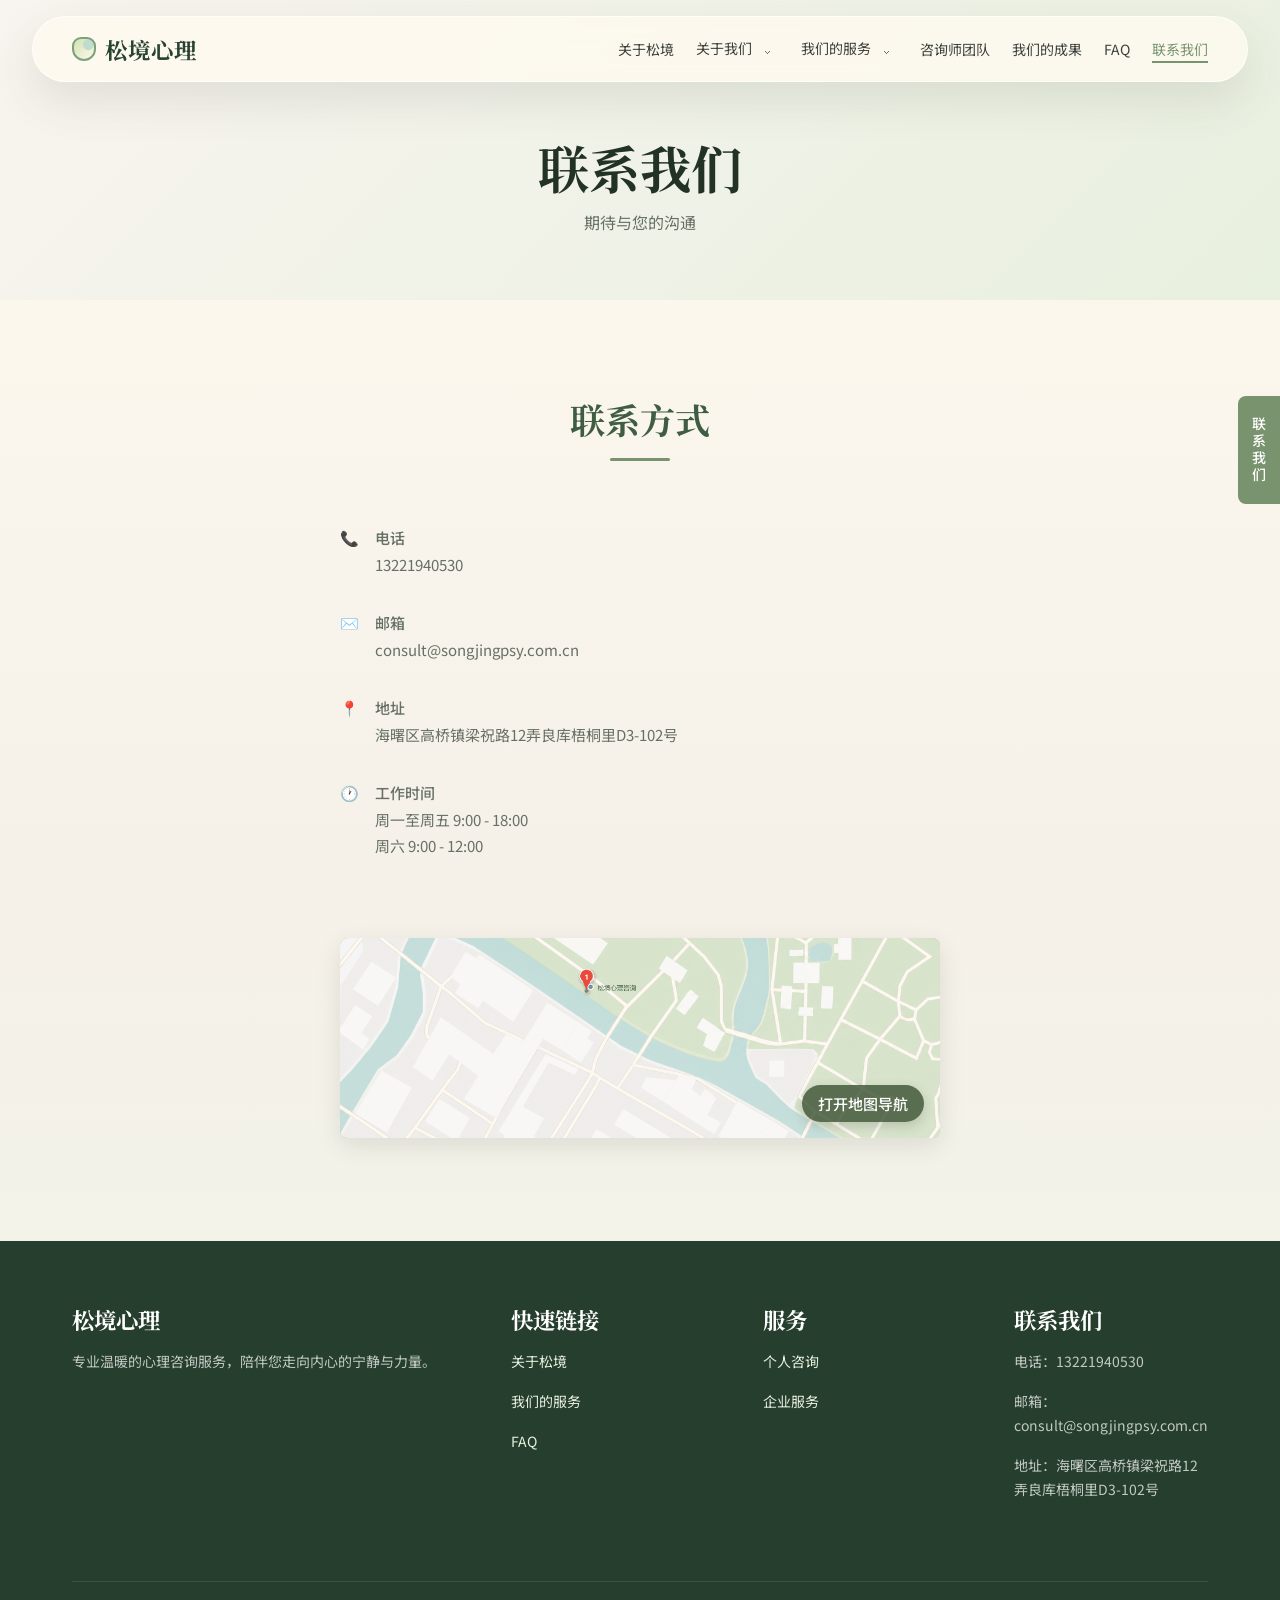
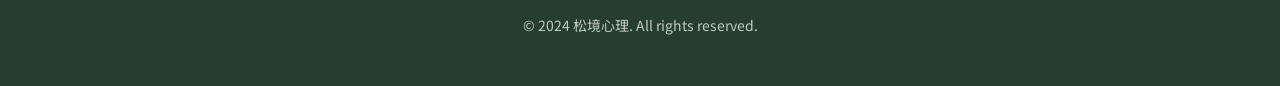
<file: contact.html>
﻿<!DOCTYPE html>
<html lang="zh-CN">
<head>
  <meta charset="UTF-8">
  <meta name="viewport" content="width=device-width, initial-scale=1.0">
  <title>松境心理 — 联系我们</title>
  <link rel="preconnect" href="https://fonts.googleapis.com">
  <link rel="preconnect" href="https://fonts.gstatic.com" crossorigin>
  <link href="https://fonts.googleapis.com/css2?family=Noto+Sans+SC:wght@400;500;700&family=Noto+Serif+SC:wght@600;700&display=swap" rel="stylesheet">
  <link rel="icon" href="assets/favicon.svg" type="image/svg+xml">
  <link rel="stylesheet" href="css/style.css?v=20260706-3">
</head>
<body>

<nav class="nav">
  <div class="container">
    <a href="index.html" class="nav-logo">松境心理</a>
    <button class="nav-toggle" type="button" aria-label="打开导航菜单" aria-controls="primary-navigation" aria-expanded="false">☰</button>
    <ul class="nav-links" id="primary-navigation">
      <li><a href="index.html">关于松境</a></li>
      <li class="nav-item nav-item-dropdown">
        <a href="about-us.html" class="nav-parent-link">关于我们</a>
        <button class="submenu-toggle" type="button" aria-label="展开关于我们的子菜单" aria-controls="about-submenu" aria-expanded="false">⌄</button>
        <ul class="nav-submenu" id="about-submenu">
          <li><a href="about-us.html#about-team">团队介绍</a></li>
          <li><a href="about-us.html#about-philosophy">松境理念</a></li>
          <li><a href="about-us.html#about-features">咨询特色</a></li>
          <li><a href="about-us.html#about-challenges">核心难题</a></li>
          <li><a href="about-us.html#about-counselors">咨询师特质</a></li>
          <li><a href="about-us.html#about-notice">咨询注意事项</a></li>
        </ul>
      </li>
      <li class="nav-item nav-item-dropdown">
        <a href="services.html" class="nav-parent-link">我们的服务</a>
        <button class="submenu-toggle" type="button" aria-label="展开我们的服务子菜单" aria-controls="services-submenu" aria-expanded="false">⌄</button>
        <ul class="nav-submenu" id="services-submenu">
          <li><a href="services.html#service-intro">服务介绍</a></li>
          <li><a href="services.html#service-directions">咨询方向</a></li>
          <li><a href="services.html#service-stages">咨询阶段</a></li>
          <li><a href="services.html#service-process">咨询流程</a></li>
          <li><a href="services.html#service-formats">服务形式</a></li>
          <li><a href="services.html#service-notice">咨询须知</a></li>
        </ul>
      </li>
      <li><a href="counselors.html">咨询师团队</a></li>
      <li><a href="achievements.html">我们的成果</a></li>
      <li><a href="faq.html">FAQ</a></li>
      <li><a href="contact.html">联系我们</a></li>
    </ul>
  </div>
</nav>

<section class="page-hero">
  <div class="container">
    <h1>联系我们</h1>
    <p>期待与您的沟通</p>
  </div>
</section>

<section class="section">
  <div class="container">
  <div class="contact-info" style="max-width: 600px; margin: 0 auto;">
    <h2 class="section-title">联系方式</h2>
    <div class="contact-info-item">
      <span>📞</span>
      <div>
        <p style="font-weight: 500; margin-bottom: 2px;">电话</p>
        <p style="color: var(--color-text-light);">13221940530</p>
      </div>
    </div>
    <div class="contact-info-item">
      <span>✉️</span>
      <div>
        <p style="font-weight: 500; margin-bottom: 2px;">邮箱</p>
        <p style="color: var(--color-text-light);">consult@songjingpsy.com.cn</p>
      </div>
    </div>
    <div class="contact-info-item">
      <span>📍</span>
      <div>
        <p style="font-weight: 500; margin-bottom: 2px;">地址</p>
        <p style="color: var(--color-text-light);">海曙区高桥镇梁祝路12弄良库梧桐里D3-102号</p>
      </div>
    </div>
    <div class="contact-info-item">
      <span>🕐</span>
      <div>
        <p style="font-weight: 500; margin-bottom: 2px;">工作时间</p>
        <p style="color: var(--color-text-light);">周一至周五 9:00 - 18:00<br>周六 9:00 - 12:00</p>
      </div>
    </div>
  </div>
  <div style="margin-top: var(--space-xl); text-align: center;">
    <a
      class="map-navigation-link"
      href="https://uri.amap.com/search?keyword=%E6%B5%B7%E6%9B%99%E5%8C%BA%E9%AB%98%E6%A1%A5%E9%95%87%E6%A2%81%E7%A5%9D%E8%B7%AF12%E5%BC%84%E8%89%AF%E5%BA%93%E6%A2%A7%E6%A1%90%E9%87%8CD3-102%E5%8F%B7"
      data-map-address="海曙区高桥镇梁祝路12弄良库梧桐里D3-102号"
      target="_blank"
      rel="noopener noreferrer"
      aria-label="打开地图导航，前往海曙区高桥镇梁祝路12弄良库梧桐里D3-102号"
    >
      <img src="assets/contact-map-preview.png" alt="松境心理地址示意地图：海曙区高桥镇梁祝路12弄良库梧桐里D3-102号">
      <span>打开地图导航</span>
    </a>
  </div>
</div>
</section>

<footer class="footer">
  <div class="container">
    <div class="footer-grid">
      <div>
        <h3>松境心理</h3>
        <p>专业温暖的心理咨询服务，陪伴您走向内心的宁静与力量。</p>
      </div>
      <div>
        <h3>快速链接</h3>
        <p><a href="index.html">关于松境</a></p>
        <p><a href="services.html">我们的服务</a></p>
        <p><a href="faq.html">FAQ</a></p>
      </div>
      <div>
        <h3>服务</h3>
        <p><a href="services.html">个人咨询</a></p>
        <p><a href="services.html">企业服务</a></p>
      </div>
      <div>
        <h3>联系我们</h3>
        <p>电话：13221940530</p>
        <p>邮箱：consult@songjingpsy.com.cn</p>
        <p>地址：海曙区高桥镇梁祝路12弄良库梧桐里D3-102号</p>
      </div>
    </div>
    <div class="footer-bottom">
      <p>© 2024 松境心理. All rights reserved.</p>
    </div>
  </div>
</footer>
<script src="js/main.js?v=20260706-3"></script>

<div class="floating-contact">
  <div class="floating-contact-qr">
    <img src="file/code.png" alt="微信二维码" style="width:150px;height:150px;border-radius:4px;">
  </div>
  <button class="floating-contact-btn">联系我们</button>
</div>

</body>
</html>
</file>
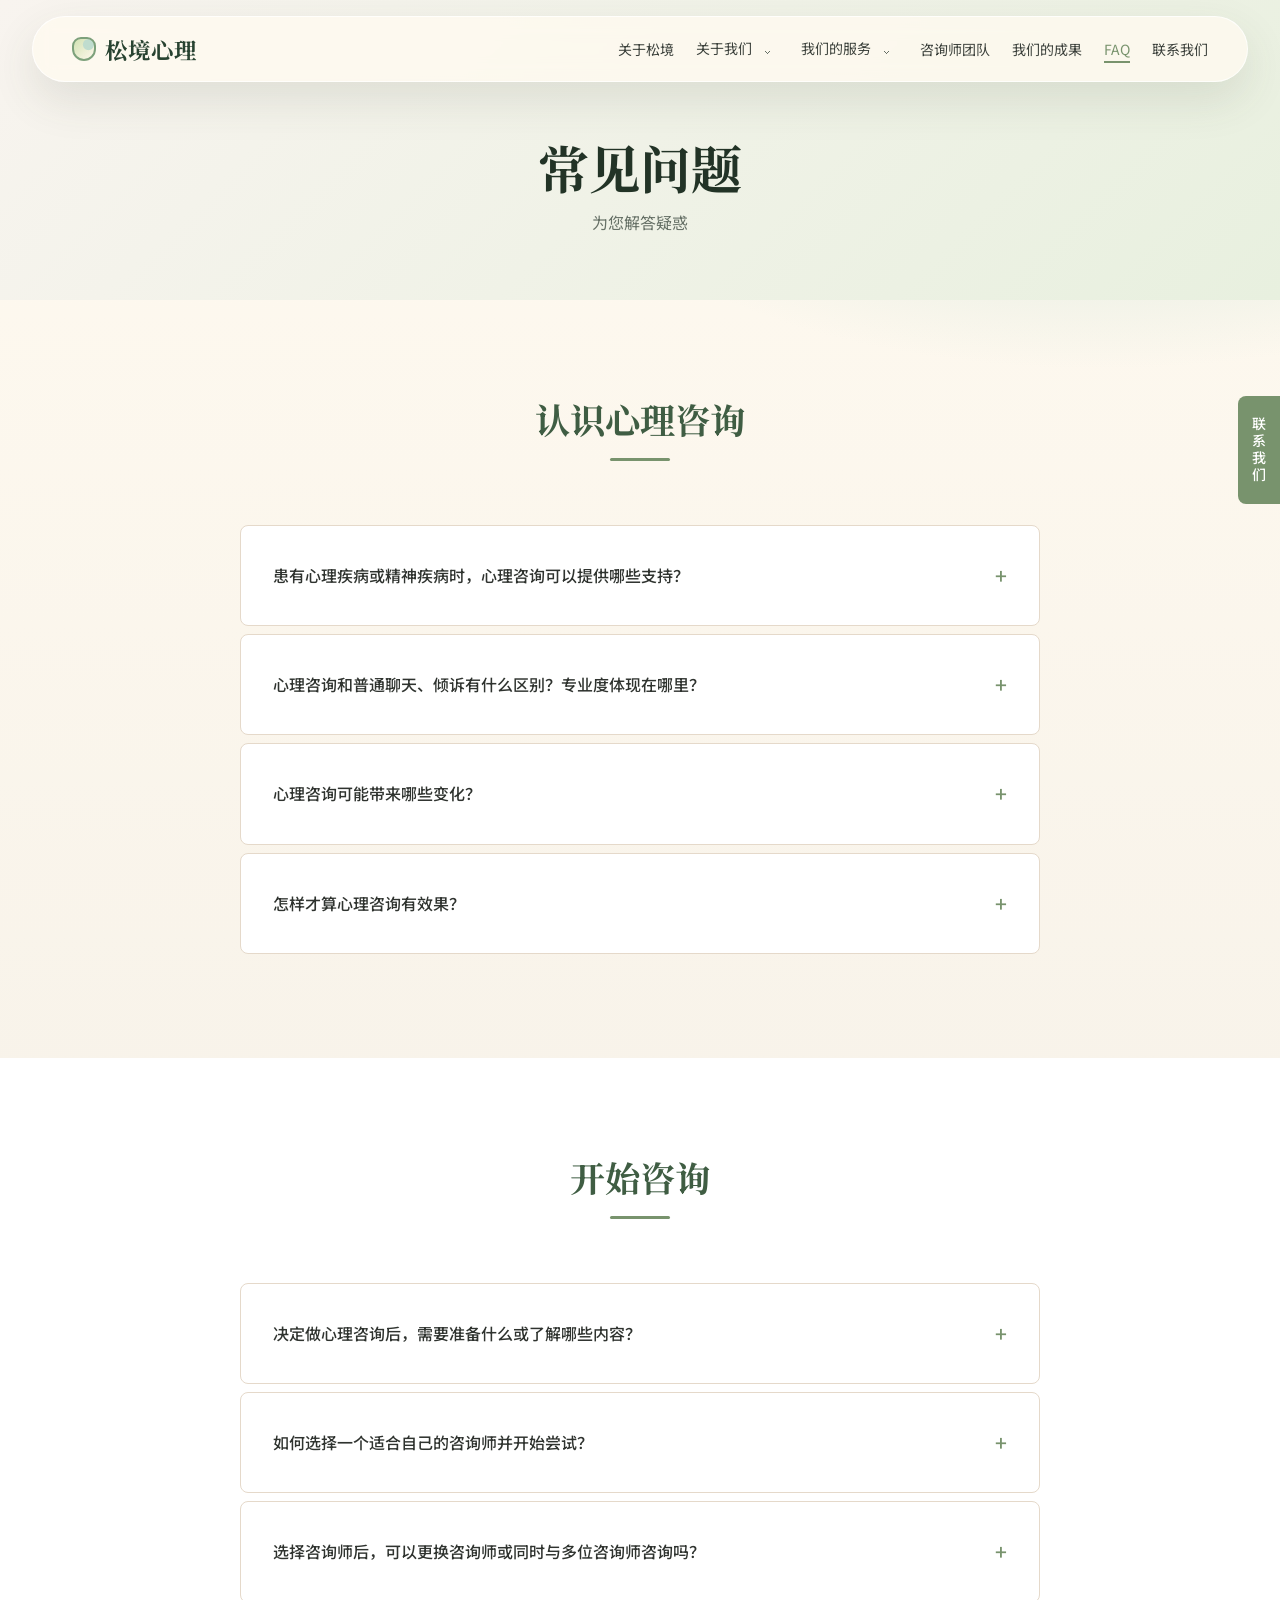
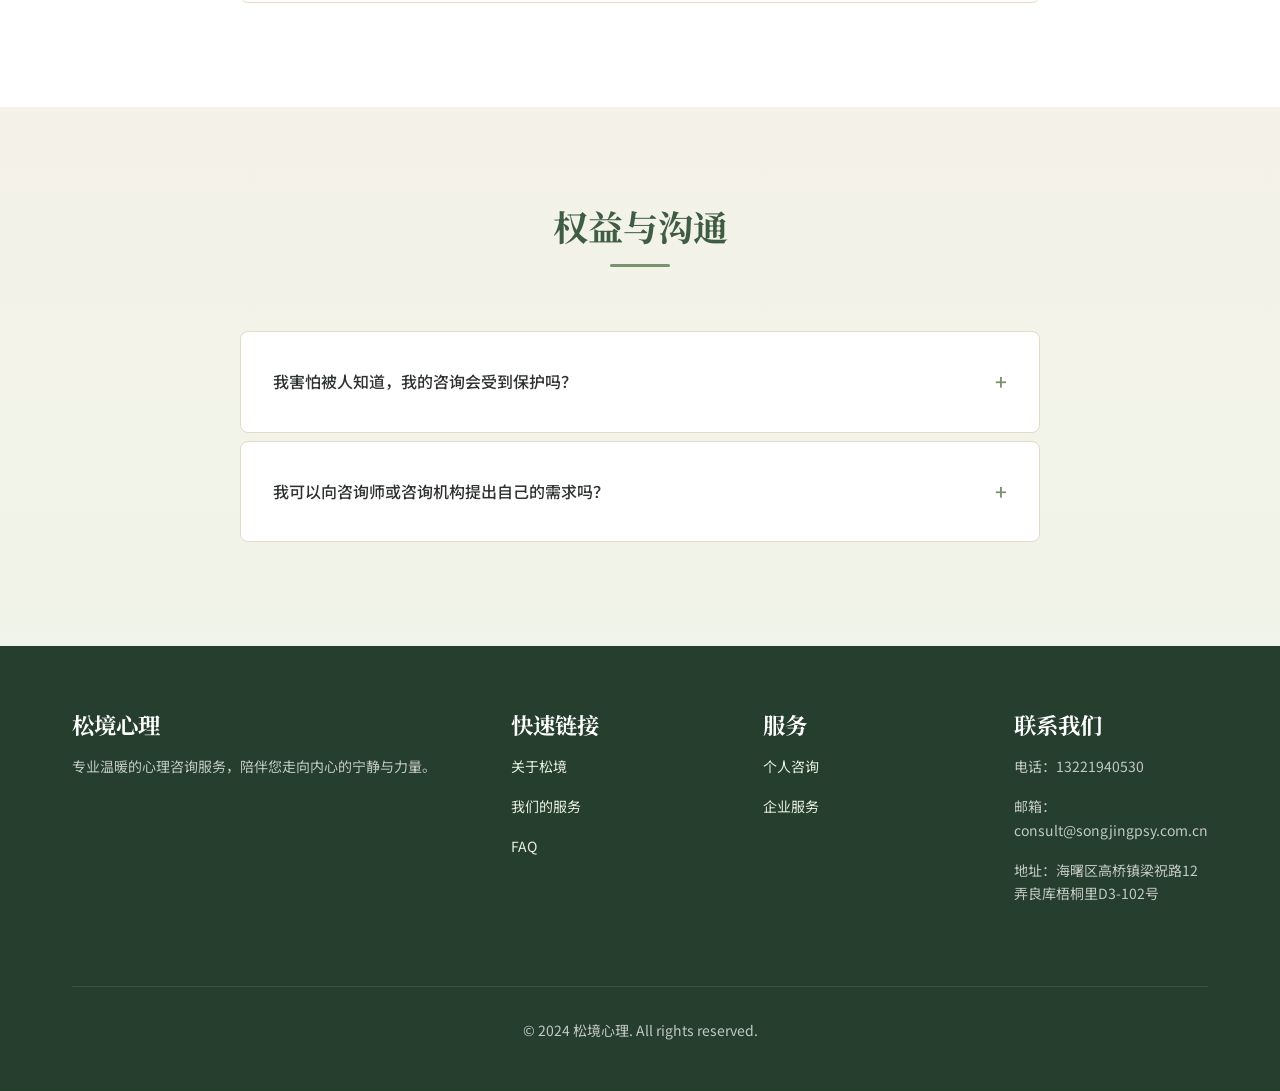
<file: faq.html>
﻿<!DOCTYPE html>
<html lang="zh-CN">
<head>
  <meta charset="UTF-8">
  <meta name="viewport" content="width=device-width, initial-scale=1.0">
  <title>松境心理 — 常见问题</title>
  <link rel="preconnect" href="https://fonts.googleapis.com">
  <link rel="preconnect" href="https://fonts.gstatic.com" crossorigin>
  <link href="https://fonts.googleapis.com/css2?family=Noto+Sans+SC:wght@400;500;700&family=Noto+Serif+SC:wght@600;700&display=swap" rel="stylesheet">
  <link rel="icon" href="assets/favicon.svg" type="image/svg+xml">
  <link rel="stylesheet" href="css/style.css?v=20260706-3">
</head>
<body>

<nav class="nav">
  <div class="container">
    <a href="index.html" class="nav-logo">松境心理</a>
    <button class="nav-toggle" type="button" aria-label="打开导航菜单" aria-controls="primary-navigation" aria-expanded="false">☰</button>
    <ul class="nav-links" id="primary-navigation">
      <li><a href="index.html">关于松境</a></li>
      <li class="nav-item nav-item-dropdown">
        <a href="about-us.html" class="nav-parent-link">关于我们</a>
        <button class="submenu-toggle" type="button" aria-label="展开关于我们的子菜单" aria-controls="about-submenu" aria-expanded="false">⌄</button>
        <ul class="nav-submenu" id="about-submenu">
          <li><a href="about-us.html#about-team">团队介绍</a></li>
          <li><a href="about-us.html#about-philosophy">松境理念</a></li>
          <li><a href="about-us.html#about-features">咨询特色</a></li>
          <li><a href="about-us.html#about-challenges">核心难题</a></li>
          <li><a href="about-us.html#about-counselors">咨询师特质</a></li>
          <li><a href="about-us.html#about-notice">咨询注意事项</a></li>
        </ul>
      </li>
      <li class="nav-item nav-item-dropdown">
        <a href="services.html" class="nav-parent-link">我们的服务</a>
        <button class="submenu-toggle" type="button" aria-label="展开我们的服务子菜单" aria-controls="services-submenu" aria-expanded="false">⌄</button>
        <ul class="nav-submenu" id="services-submenu">
          <li><a href="services.html#service-intro">服务介绍</a></li>
          <li><a href="services.html#service-directions">咨询方向</a></li>
          <li><a href="services.html#service-stages">咨询阶段</a></li>
          <li><a href="services.html#service-process">咨询流程</a></li>
          <li><a href="services.html#service-formats">服务形式</a></li>
          <li><a href="services.html#service-notice">咨询须知</a></li>
        </ul>
      </li>
      <li><a href="counselors.html">咨询师团队</a></li>
      <li><a href="achievements.html">我们的成果</a></li>
      <li><a href="faq.html">FAQ</a></li>
      <li><a href="contact.html">联系我们</a></li>
    </ul>
  </div>
</nav>

<section class="page-hero">
  <div class="container">
    <h1>常见问题</h1>
    <p>为您解答疑惑</p>
  </div>
</section>

<section class="section">
  <div class="container">
    <h2 class="section-title">认识心理咨询</h2>
    <div class="faq-list">
      <div class="faq-item">
        <div class="faq-question">患有心理疾病或精神疾病时，心理咨询可以提供哪些支持？</div>
        <div class="faq-answer">
          <p>是否适合进行心理咨询，需要结合个人状态和专业评估判断。心理咨询可以作为医疗支持之外的一种补充，帮助我们理解困扰相关的感受、经历与生活影响。</p>
          <p>目前较为严重的心理疾病，如严重抑郁、焦虑、惊恐、精神分裂等，通常会通过药物缓解症状；心理咨询则从另一个角度探索是什么使访客呈现出这些症状。例如：抑郁的人为何没有精神、为何觉得生活没有意义；焦虑的人对于未来和各种事物的担心从何而来；惊恐的人真正害怕的是什么。</p>
          <p>心理咨询通过持续了解和理解访客的经历，帮助其认识影响当前状态的相关因素，并获得情绪与生活方面的支持。心理咨询不能替代必要的医疗诊断和药物治疗，如有严重症状，请同时寻求正规医疗机构的帮助。</p>
        </div>
      </div>
      <div class="faq-item">
        <div class="faq-question">心理咨询和普通聊天、倾诉有什么区别？专业度体现在哪里？</div>
        <div class="faq-answer">
          <p>心理咨询和普通聊天的区别在于，好的心理咨询师能够察觉访客的真正诉求，并看到访客无法表达的潜意识部分，也就是访客真正受伤的部分。</p>
          <p>与亲朋好友日常倾诉和聊天，能给到我们很多温暖和支持；心理咨询师不仅需要给予访客理解、接纳与支持，还要看到访客精神受伤的部分。例如，一个访客因为工作原因找到咨询师，亲友也许能够给予支持和鼓励，而咨询师还需要看到访客对自己的不满意、高要求、不敢休息等未能说出口的诉求和被压抑的情绪。</p>
          <p>这需要咨询师接受专业训练并进行深度的个人成长。咨询师也需要通过持续成长，给予访客真正的悦纳，而非仅仅出于职业规范的尊重。这是一名咨询师能否真正帮助他人的重要基础。</p>
        </div>
      </div>
      <div class="faq-item">
        <div class="faq-question">心理咨询可能带来哪些变化？</div>
        <div class="faq-answer">
          <p>心理咨询可能在多个方面带来变化，其中包括：</p>
          <ul>
            <li><strong>躯体化症状的缓解：</strong>例如身体疼痛缓解、肩颈背僵硬放松、睡眠质量改善等。</li>
            <li><strong>人际关系的改善：</strong>对自己和周围的人有更多理解，也能够更好地表达与沟通。</li>
            <li><strong>自我表达的成长：</strong>更加能够表达自己的感受与诉求，也更加能够表达拒绝。</li>
            <li><strong>建立自我保护：</strong>咨询师帮助访客学习自我保护，逐渐建立自己的边界。</li>
          </ul>
          <p>心理咨询的效果不只体现在某一个方面。改变往往自然而然地发生，很多时候你会在不经意间发现自己更加自信、更加敢于表达，也更加有活力。</p>
        </div>
      </div>
      <div class="faq-item">
        <div class="faq-question">怎样才算心理咨询有效果？</div>
        <div class="faq-answer">
          <p>心理咨询的效果可以体现在很多方面：困扰的问题是否有所化解，情绪是否被理解，被压抑的感受是否能够呈现，内心的伤害是否被看到。</p>
          <p>也可以观察躯体化症状是否缓解、睡眠质量是否改善，以及现实生活中的问题是否因为心理咨询而有所改善。</p>
          <p>真实有效的收获通常是能够被自己感受到的。部分困扰和创伤可能无法通过一两次咨询完全化解，但每次咨询都可能带来不同的体验、支持和力量。</p>
        </div>
      </div>
    </div>
  </div>
</section>

<section class="section" style="background: var(--color-white);">
  <div class="container">
    <h2 class="section-title">开始咨询</h2>
    <div class="faq-list">
      <div class="faq-item">
        <div class="faq-question">决定做心理咨询后，需要准备什么或了解哪些内容？</div>
        <div class="faq-answer">
          <p>作为访客，不需要做特别的准备。只需要把自己想要讲的内容告诉咨询师，将真实的状态呈现出来，这对于自己和咨询师都很有帮助。</p>
          <p>不必担心表达是否完整，也不需要提前组织出一个标准答案。可以从当下最想说、最困扰或最容易说起的部分开始。</p>
        </div>
      </div>
      <div class="faq-item">
        <div class="faq-question">如何选择一个适合自己的咨询师并开始尝试？</div>
        <div class="faq-answer">
          <p>如果有疑问，可以事先了解咨询师的简历；有机会也可以和咨询师简单沟通，关注自己的感受，看看与这位咨询师相处是否舒适。</p>
          <p>如果咨询前没有机会接触咨询师，可以多了解咨询师的个人成长和从业经历。咨询师自身的成长程度，是能否真正理解和帮助访客的重要基础。</p>
          <p>有条件时，也可以尝试不同的咨询师，最终以自己的真实感受为主。是否感到舒适、被尊重、没有被冒犯，以及咨询初期是否有良好的体验，都是判断咨询师是否适合自己的重要标准。</p>
        </div>
      </div>
      <div class="faq-item">
        <div class="faq-question">选择咨询师后，可以更换咨询师或同时与多位咨询师咨询吗？</div>
        <div class="faq-answer">
          <p>可以。每个人的诉求与感受会随着咨询和自我成长发生变化，我们可以根据自己的感受选择适合自己的咨询师，咨询一段时间后更换咨询师也是正常的。</p>
          <p>也可以选择同时与多位咨询师咨询，但需要明确每位咨询师帮助自己的重点。如果不同咨询师的方向或对问题的理解出现明显冲突，需要结合自己的感受进行判断，并及时与相关咨询师讨论这些冲突或疑问。</p>
        </div>
      </div>
    </div>
  </div>
</section>

<section class="section">
  <div class="container">
    <h2 class="section-title">权益与沟通</h2>
    <div class="faq-list">
      <div class="faq-item">
        <div class="faq-question">我害怕被人知道，我的咨询会受到保护吗？</div>
        <div class="faq-answer">
          <p>访客的个人信息与咨询内容会依照咨询协议、职业伦理和相关法律规定受到保护。正规的咨询师或机构会在咨询前与访客明确保密范围和双方权利。</p>
          <p>在法律要求披露，或访客存在明确、紧迫的自伤或伤害他人风险等特殊情况下，保密原则可能存在例外。具体范围会在咨询协议中说明。</p>
        </div>
      </div>
      <div class="faq-item">
        <div class="faq-question">我可以向咨询师或咨询机构提出自己的需求吗？</div>
        <div class="faq-answer">
          <p>当然可以。您可以向咨询师、客服或机构中的相关人员提出自己的诉求、疑问，甚至表达不满意。</p>
          <p>这是咨询过程中非常重要的一部分。可靠的咨询师或机构会与您一起理解和回应合理诉求，并及时讨论、化解不满意或误解。</p>
        </div>
      </div>
    </div>
  </div>
</section>

<footer class="footer">
  <div class="container">
    <div class="footer-grid">
      <div>
        <h3>松境心理</h3>
        <p>专业温暖的心理咨询服务，陪伴您走向内心的宁静与力量。</p>
      </div>
      <div>
        <h3>快速链接</h3>
        <p><a href="index.html">关于松境</a></p>
        <p><a href="services.html">我们的服务</a></p>
        <p><a href="faq.html">FAQ</a></p>
      </div>
      <div>
        <h3>服务</h3>
        <p><a href="services.html">个人咨询</a></p>
        <p><a href="services.html">企业服务</a></p>
      </div>
      <div>
        <h3>联系我们</h3>
        <p>电话：13221940530</p>
        <p>邮箱：consult@songjingpsy.com.cn</p>
        <p>地址：海曙区高桥镇梁祝路12弄良库梧桐里D3-102号</p>
      </div>
    </div>
    <div class="footer-bottom">
      <p>© 2024 松境心理. All rights reserved.</p>
    </div>
  </div>
</footer>

<script src="js/main.js?v=20260706-3"></script>

<div class="floating-contact">
  <div class="floating-contact-qr">
    <img src="file/code.png" alt="微信二维码" style="width:150px;height:150px;border-radius:4px;">
  </div>
  <button class="floating-contact-btn">联系我们</button>
</div>

</body>
</html>
</file>
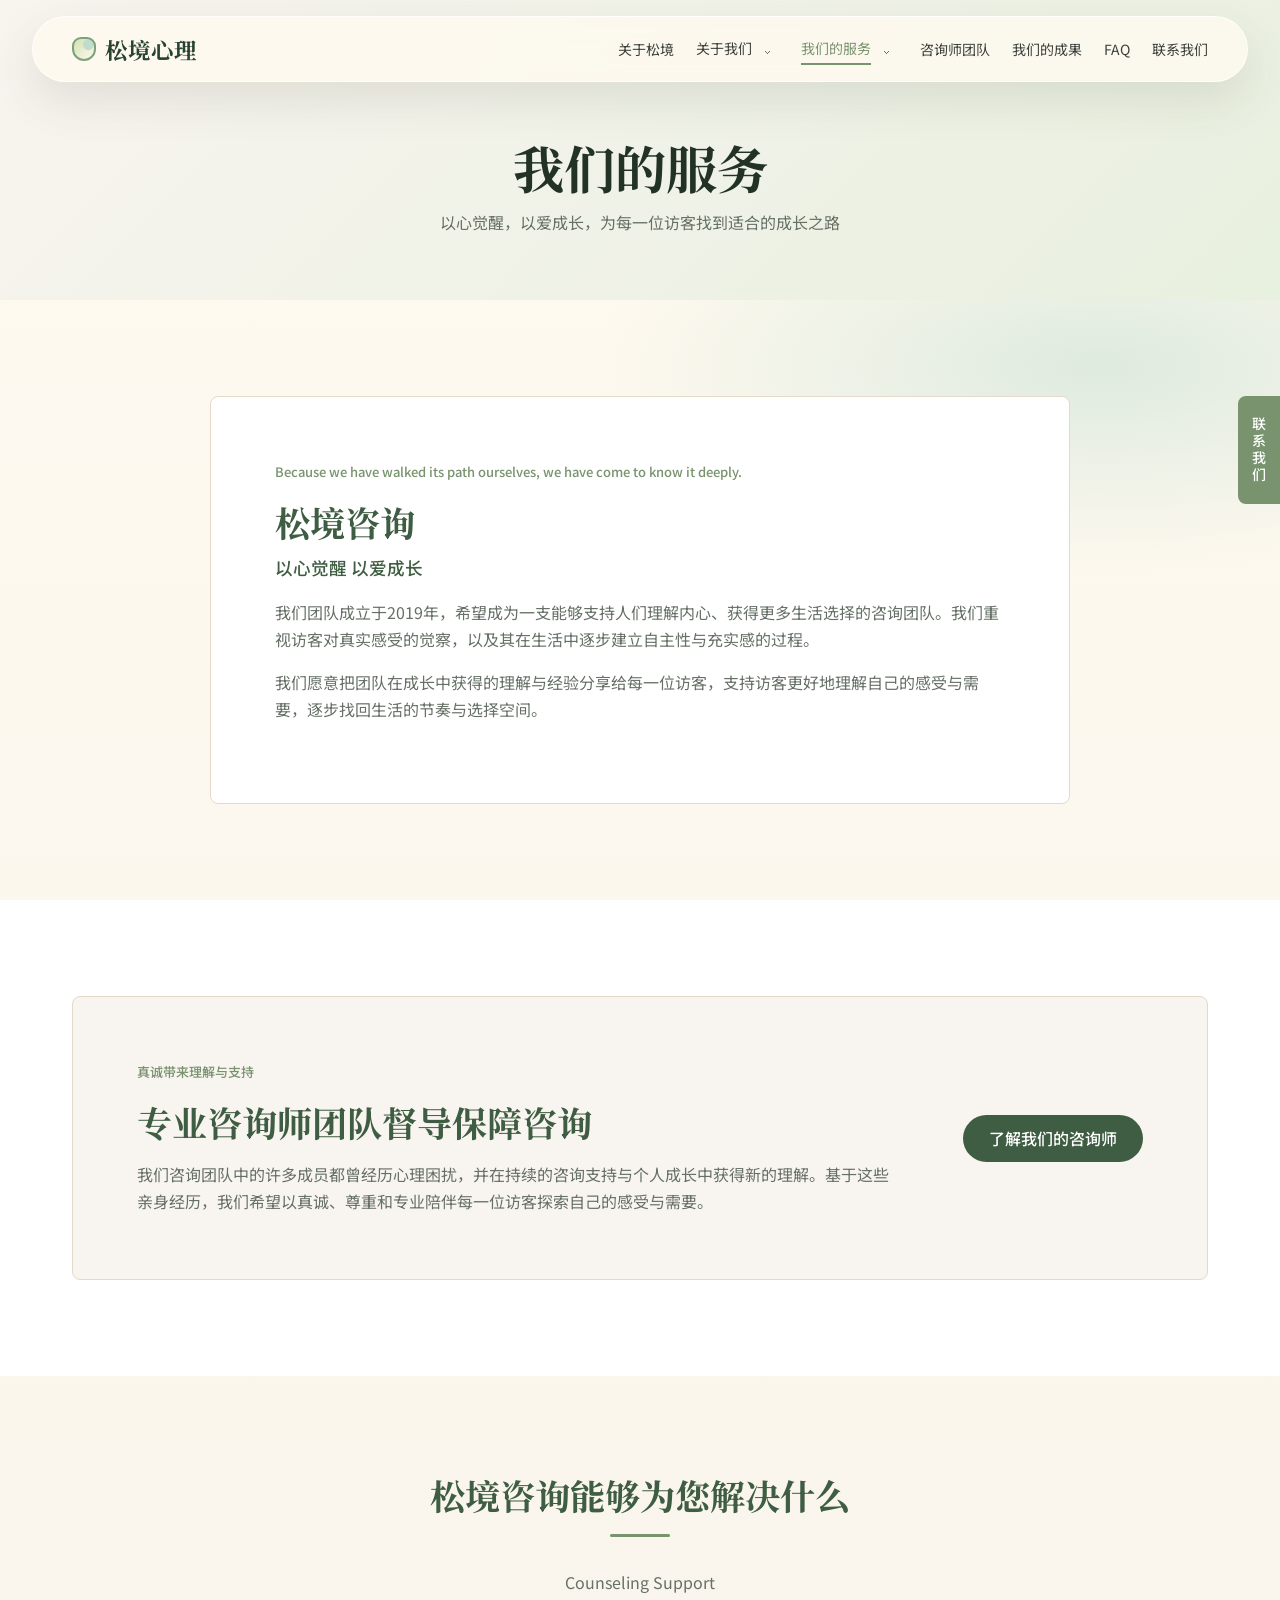
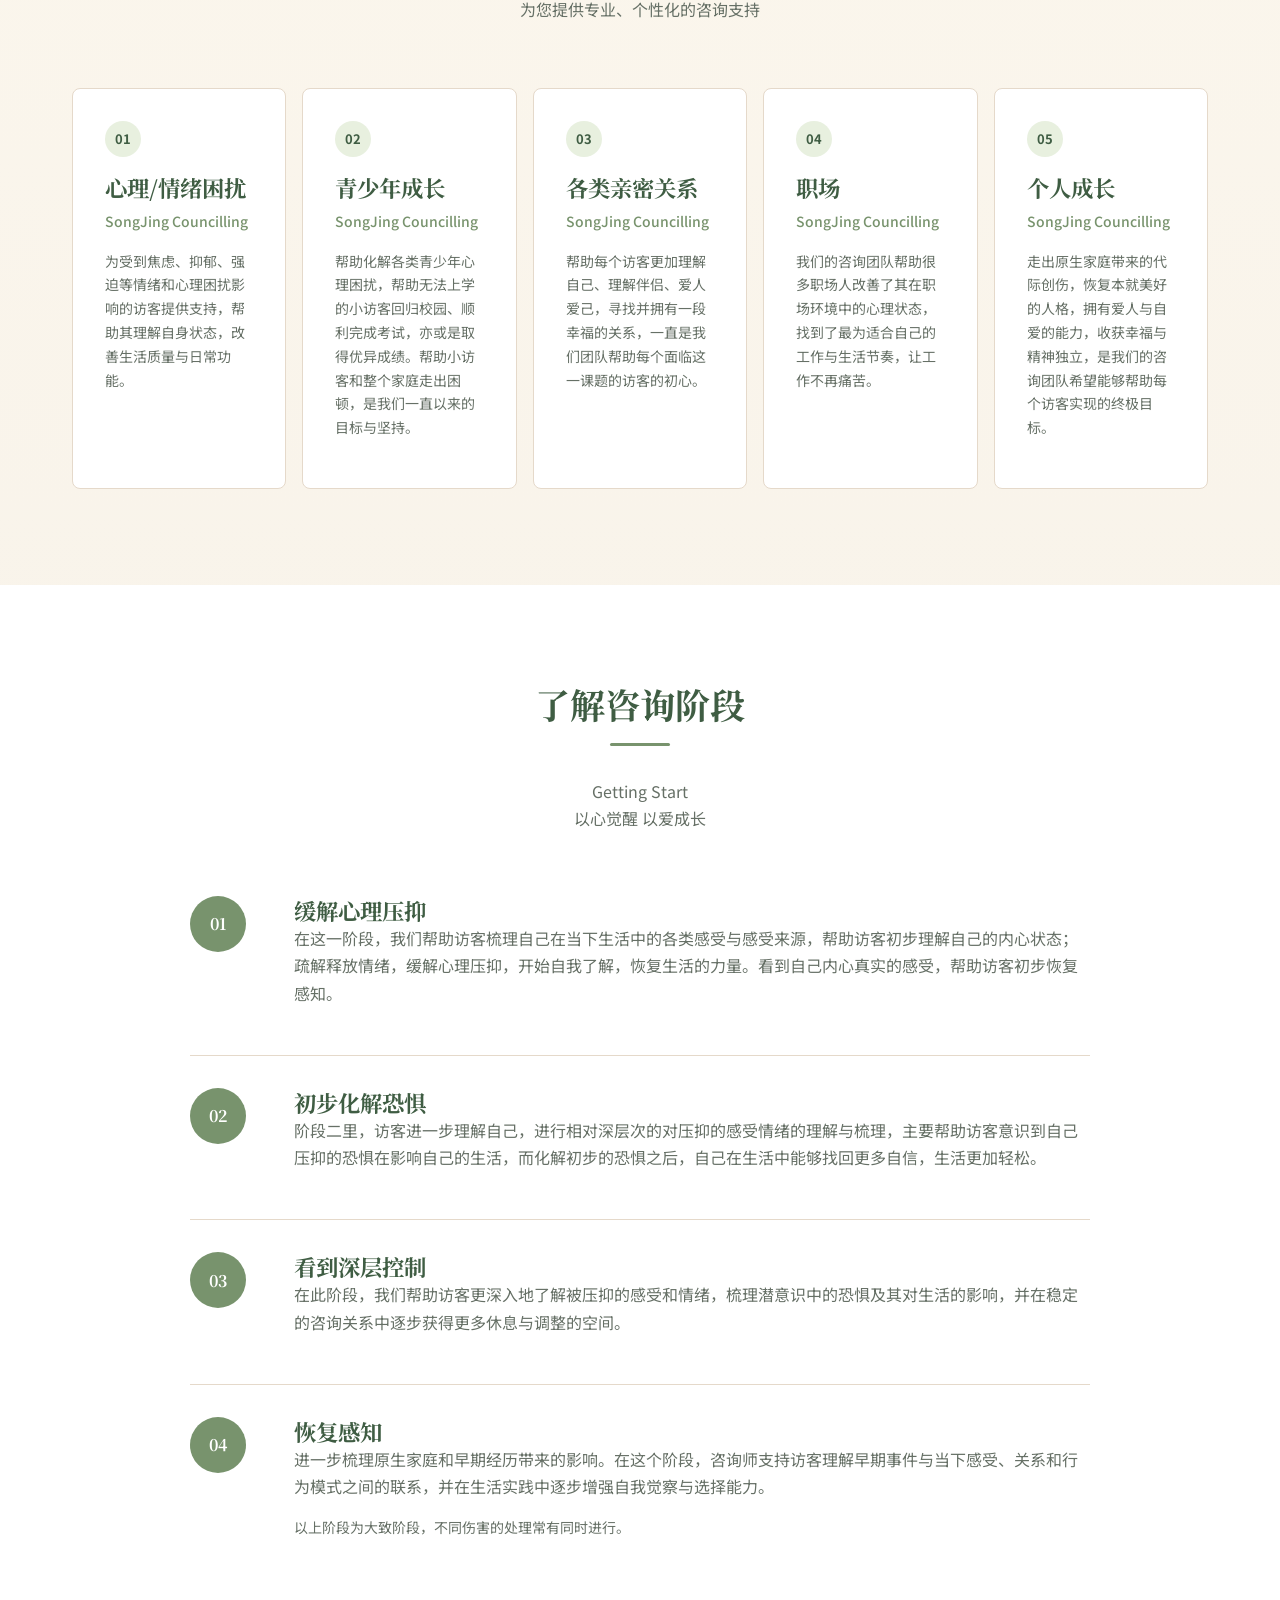
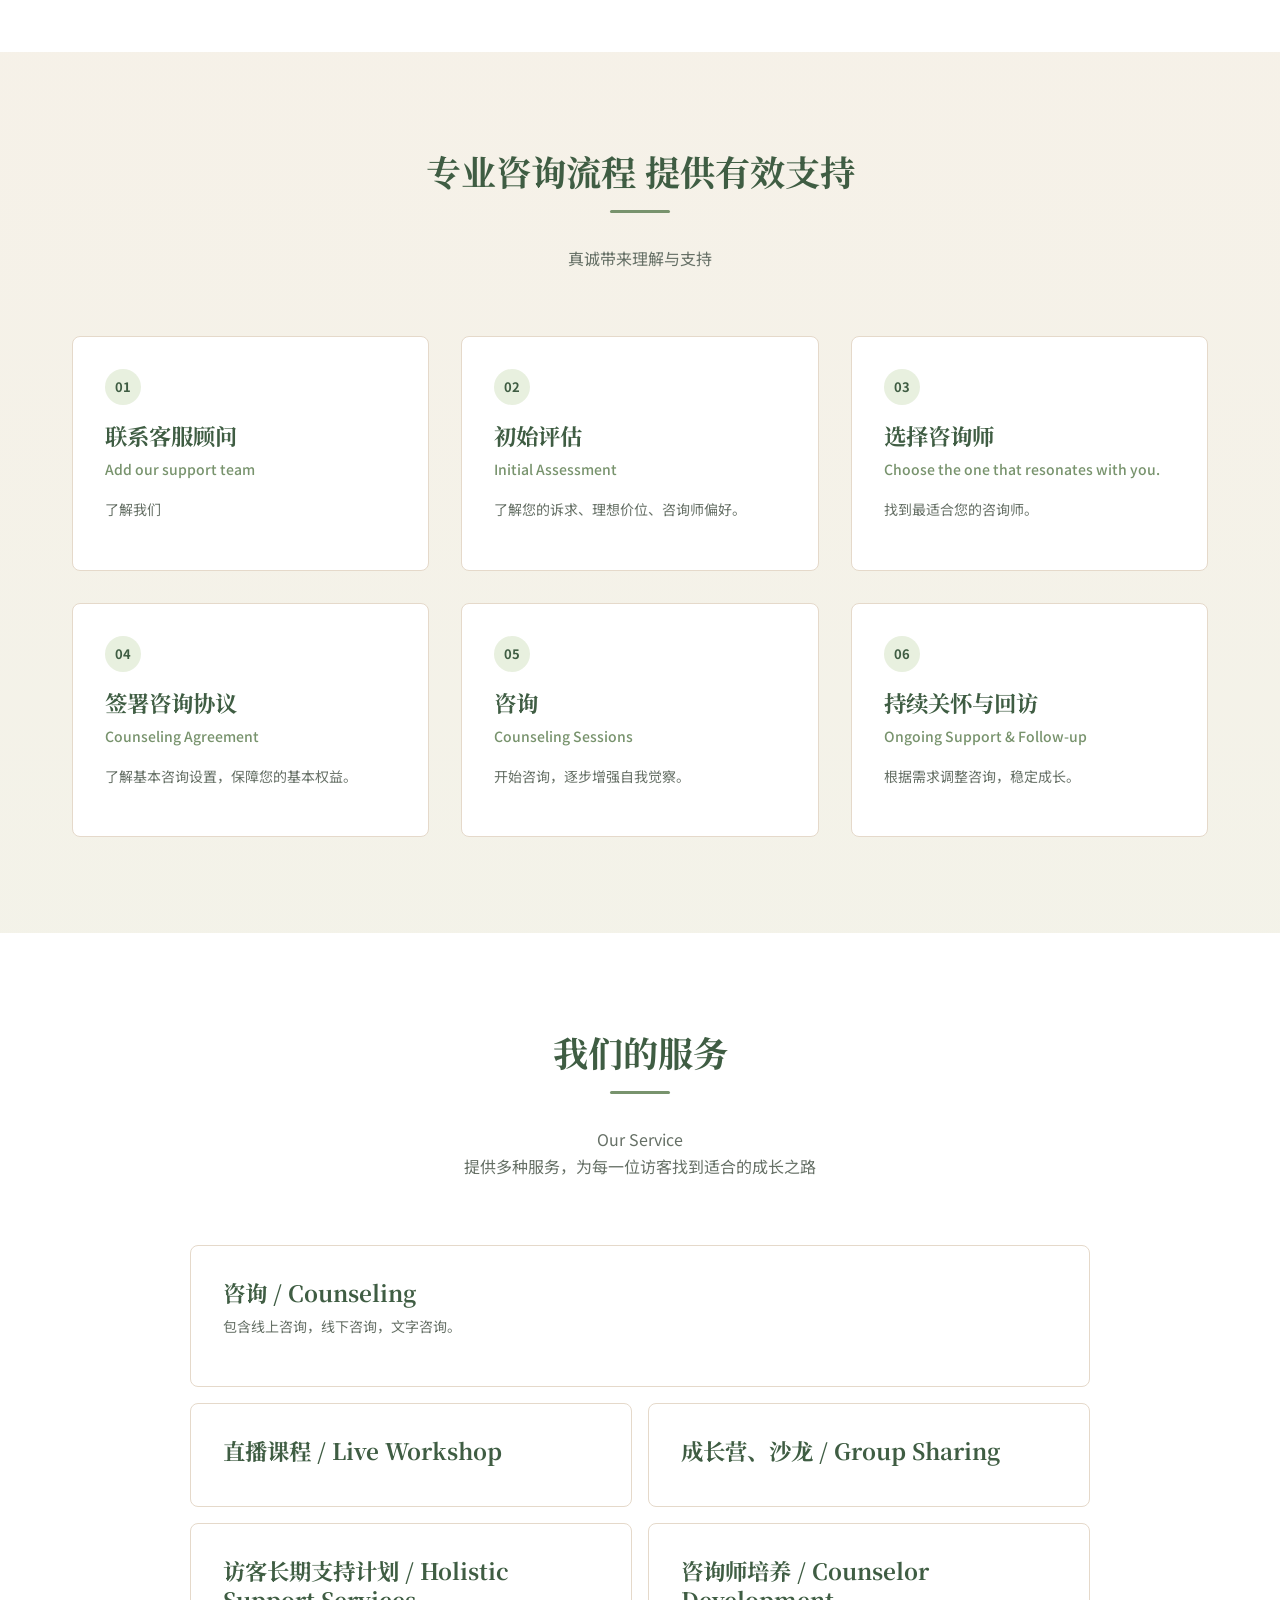
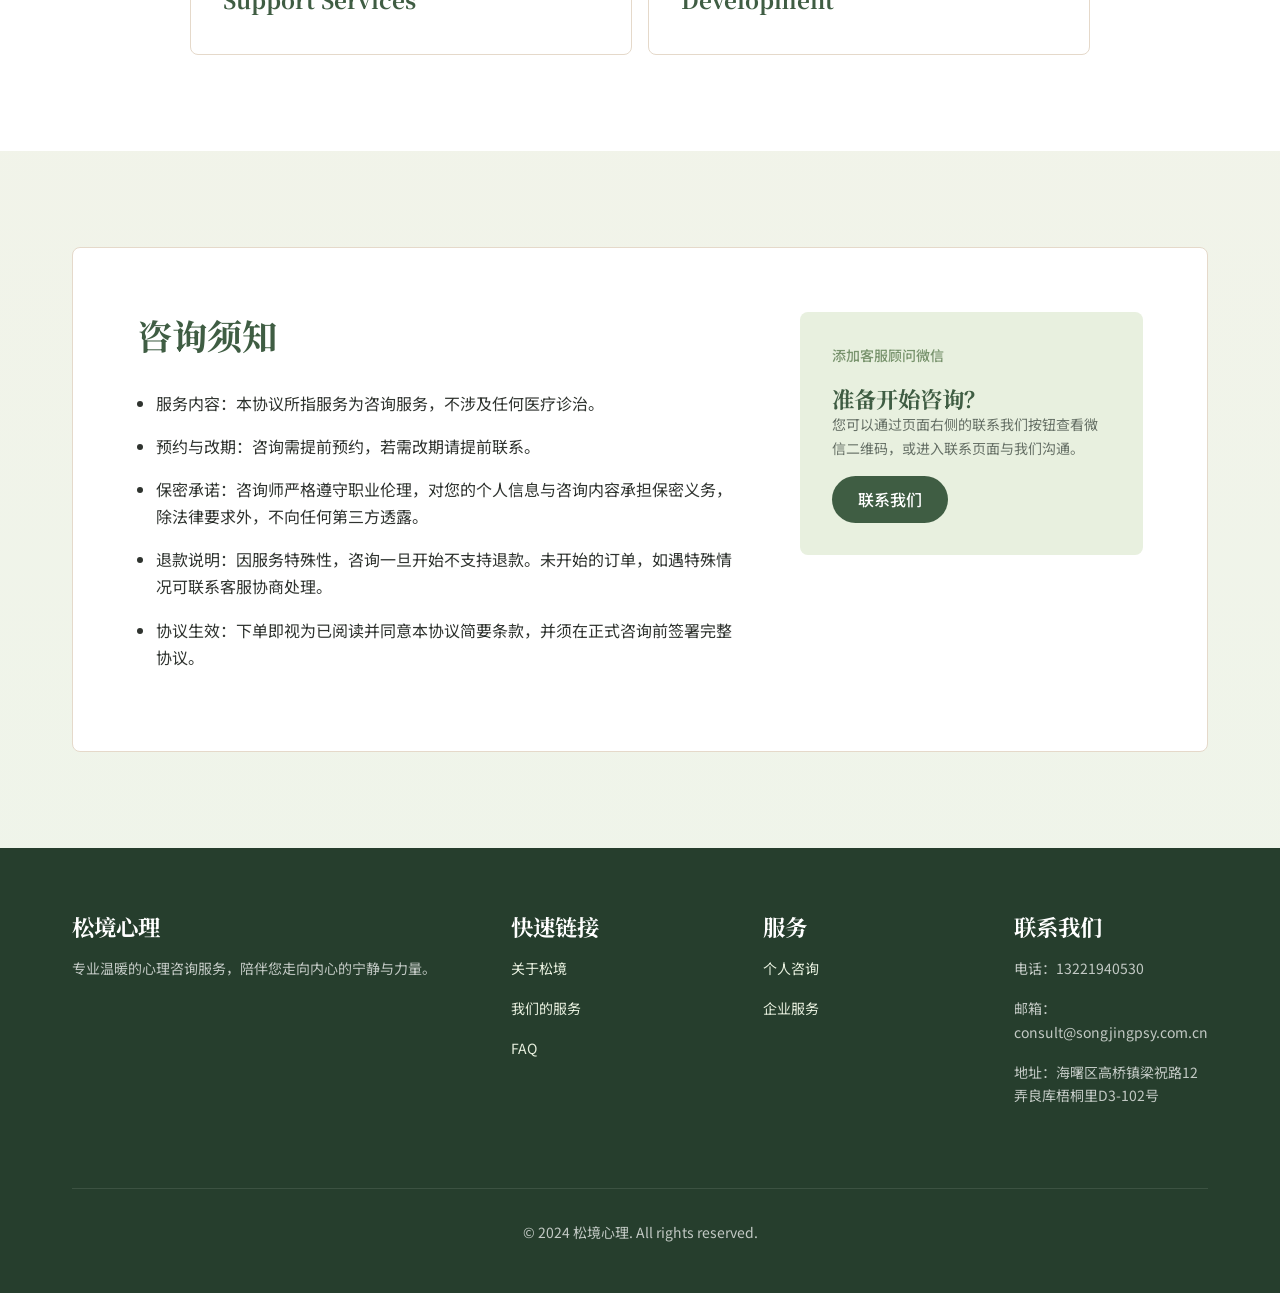
<file: services.html>
﻿<!DOCTYPE html>
<html lang="zh-CN">
<head>
  <meta charset="UTF-8">
  <meta name="viewport" content="width=device-width, initial-scale=1.0">
  <title>松境心理 — 我们的服务</title>
  <link rel="preconnect" href="https://fonts.googleapis.com">
  <link rel="preconnect" href="https://fonts.gstatic.com" crossorigin>
  <link href="https://fonts.googleapis.com/css2?family=Noto+Sans+SC:wght@400;500;700&family=Noto+Serif+SC:wght@600;700&display=swap" rel="stylesheet">
  <link rel="icon" href="assets/favicon.svg" type="image/svg+xml">
  <link rel="stylesheet" href="css/style.css?v=20260706-3">
</head>
<body>

<nav class="nav">
  <div class="container">
    <a href="index.html" class="nav-logo">松境心理</a>
    <button class="nav-toggle" type="button" aria-label="打开导航菜单" aria-controls="primary-navigation" aria-expanded="false">☰</button>
    <ul class="nav-links" id="primary-navigation">
      <li><a href="index.html">关于松境</a></li>
      <li class="nav-item nav-item-dropdown">
        <a href="about-us.html" class="nav-parent-link">关于我们</a>
        <button class="submenu-toggle" type="button" aria-label="展开关于我们的子菜单" aria-controls="about-submenu" aria-expanded="false">⌄</button>
        <ul class="nav-submenu" id="about-submenu">
          <li><a href="about-us.html#about-team">团队介绍</a></li>
          <li><a href="about-us.html#about-philosophy">松境理念</a></li>
          <li><a href="about-us.html#about-features">咨询特色</a></li>
          <li><a href="about-us.html#about-challenges">核心难题</a></li>
          <li><a href="about-us.html#about-counselors">咨询师特质</a></li>
          <li><a href="about-us.html#about-notice">咨询注意事项</a></li>
        </ul>
      </li>
      <li class="nav-item nav-item-dropdown">
        <a href="services.html" class="nav-parent-link">我们的服务</a>
        <button class="submenu-toggle" type="button" aria-label="展开我们的服务子菜单" aria-controls="services-submenu" aria-expanded="false">⌄</button>
        <ul class="nav-submenu" id="services-submenu">
          <li><a href="services.html#service-intro">服务介绍</a></li>
          <li><a href="services.html#service-directions">咨询方向</a></li>
          <li><a href="services.html#service-stages">咨询阶段</a></li>
          <li><a href="services.html#service-process">咨询流程</a></li>
          <li><a href="services.html#service-formats">服务形式</a></li>
          <li><a href="services.html#service-notice">咨询须知</a></li>
        </ul>
      </li>
      <li><a href="counselors.html">咨询师团队</a></li>
      <li><a href="achievements.html">我们的成果</a></li>
      <li><a href="faq.html">FAQ</a></li>
      <li><a href="contact.html">联系我们</a></li>
    </ul>
  </div>
</nav>

<section class="page-hero">
  <div class="container">
    <h1>我们的服务</h1>
    <p>以心觉醒，以爱成长，为每一位访客找到适合的成长之路</p>
  </div>
</section>

<section class="section" id="service-intro">
  <div class="container">
    <div class="service-lead">
      <p class="service-kicker">Because we have walked its path ourselves, we have come to know it deeply.</p>
      <h2>松境咨询</h2>
      <p class="service-tagline">以心觉醒 以爱成长</p>
      <p>我们团队成立于2019年，希望成为一支能够支持人们理解内心、获得更多生活选择的咨询团队。我们重视访客对真实感受的觉察，以及其在生活中逐步建立自主性与充实感的过程。</p>
      <p>我们愿意把团队在成长中获得的理解与经验分享给每一位访客，支持访客更好地理解自己的感受与需要，逐步找回生活的节奏与选择空间。</p>
    </div>
  </div>
</section>

<section class="section" style="background: var(--color-white);">
  <div class="container">
    <div class="service-highlight">
      <div>
        <p class="service-kicker">真诚带来理解与支持</p>
        <h2>专业咨询师团队督导保障咨询</h2>
        <p>我们咨询团队中的许多成员都曾经历心理困扰，并在持续的咨询支持与个人成长中获得新的理解。基于这些亲身经历，我们希望以真诚、尊重和专业陪伴每一位访客探索自己的感受与需要。</p>
      </div>
      <a href="counselors.html" class="btn btn-primary">了解我们的咨询师</a>
    </div>
  </div>
</section>

<section class="section" id="service-directions">
  <div class="container">
    <h2 class="section-title">松境咨询能够为您解决什么</h2>
    <p class="section-intro">Counseling Support<br>为您提供专业、个性化的咨询支持</p>
    <div class="service-direction-grid">
      <article class="service-direction-card">
        <span>01</span>
        <h3>心理/情绪困扰</h3>
        <p class="service-kicker">SongJing Councilling</p>
        <p>为受到焦虑、抑郁、强迫等情绪和心理困扰影响的访客提供支持，帮助其理解自身状态，改善生活质量与日常功能。</p>
      </article>
      <article class="service-direction-card">
        <span>02</span>
        <h3>青少年成长</h3>
        <p class="service-kicker">SongJing Councilling</p>
        <p>帮助化解各类青少年心理困扰，帮助无法上学的小访客回归校园、顺利完成考试，亦或是取得优异成绩。帮助小访客和整个家庭走出困顿，是我们一直以来的目标与坚持。</p>
      </article>
      <article class="service-direction-card">
        <span>03</span>
        <h3>各类亲密关系</h3>
        <p class="service-kicker">SongJing Councilling</p>
        <p>帮助每个访客更加理解自己、理解伴侣、爱人爱己，寻找并拥有一段幸福的关系，一直是我们团队帮助每个面临这一课题的访客的初心。</p>
      </article>
      <article class="service-direction-card">
        <span>04</span>
        <h3>职场</h3>
        <p class="service-kicker">SongJing Councilling</p>
        <p>我们的咨询团队帮助很多职场人改善了其在职场环境中的心理状态，找到了最为适合自己的工作与生活节奏，让工作不再痛苦。</p>
      </article>
      <article class="service-direction-card">
        <span>05</span>
        <h3>个人成长</h3>
        <p class="service-kicker">SongJing Councilling</p>
        <p>走出原生家庭带来的代际创伤，恢复本就美好的人格，拥有爱人与自爱的能力，收获幸福与精神独立，是我们的咨询团队希望能够帮助每个访客实现的终极目标。</p>
      </article>
    </div>
  </div>
</section>

<section class="section" id="service-stages" style="background: var(--color-white);">
  <div class="container">
    <h2 class="section-title">了解咨询阶段</h2>
    <p class="section-intro">Getting Start<br>以心觉醒 以爱成长</p>
    <div class="service-stage-list">
      <article class="service-stage">
        <div class="service-stage-number">01</div>
        <div>
          <h3>缓解心理压抑</h3>
          <p>在这一阶段，我们帮助访客梳理自己在当下生活中的各类感受与感受来源，帮助访客初步理解自己的内心状态；疏解释放情绪，缓解心理压抑，开始自我了解，恢复生活的力量。看到自己内心真实的感受，帮助访客初步恢复感知。</p>
        </div>
      </article>
      <article class="service-stage">
        <div class="service-stage-number">02</div>
        <div>
          <h3>初步化解恐惧</h3>
          <p>阶段二里，访客进一步理解自己，进行相对深层次的对压抑的感受情绪的理解与梳理，主要帮助访客意识到自己压抑的恐惧在影响自己的生活，而化解初步的恐惧之后，自己在生活中能够找回更多自信，生活更加轻松。</p>
        </div>
      </article>
      <article class="service-stage">
        <div class="service-stage-number">03</div>
        <div>
          <h3>看到深层控制</h3>
          <p>在此阶段，我们帮助访客更深入地了解被压抑的感受和情绪，梳理潜意识中的恐惧及其对生活的影响，并在稳定的咨询关系中逐步获得更多休息与调整的空间。</p>
        </div>
      </article>
      <article class="service-stage">
        <div class="service-stage-number">04</div>
        <div>
          <h3>恢复感知</h3>
          <p>进一步梳理原生家庭和早期经历带来的影响。在这个阶段，咨询师支持访客理解早期事件与当下感受、关系和行为模式之间的联系，并在生活实践中逐步增强自我觉察与选择能力。</p>
          <p class="service-note">以上阶段为大致阶段，不同伤害的处理常有同时进行。</p>
        </div>
      </article>
    </div>
  </div>
</section>

<section class="section" id="service-process">
  <div class="container">
    <h2 class="section-title">专业咨询流程 提供有效支持</h2>
    <p class="section-intro">真诚带来理解与支持</p>
    <div class="service-process-grid">
      <article class="service-process-step">
        <span>01</span>
        <h3>联系客服顾问</h3>
        <p class="service-kicker">Add our support team</p>
        <p>了解我们</p>
      </article>
      <article class="service-process-step">
        <span>02</span>
        <h3>初始评估</h3>
        <p class="service-kicker">Initial Assessment</p>
        <p>了解您的诉求、理想价位、咨询师偏好。</p>
      </article>
      <article class="service-process-step">
        <span>03</span>
        <h3>选择咨询师</h3>
        <p class="service-kicker">Choose the one that resonates with you.</p>
        <p>找到最适合您的咨询师。</p>
      </article>
      <article class="service-process-step">
        <span>04</span>
        <h3>签署咨询协议</h3>
        <p class="service-kicker">Counseling Agreement</p>
        <p>了解基本咨询设置，保障您的基本权益。</p>
      </article>
      <article class="service-process-step">
        <span>05</span>
        <h3>咨询</h3>
        <p class="service-kicker">Counseling Sessions</p>
        <p>开始咨询，逐步增强自我觉察。</p>
      </article>
      <article class="service-process-step">
        <span>06</span>
        <h3>持续关怀与回访</h3>
        <p class="service-kicker">Ongoing Support &amp; Follow-up</p>
        <p>根据需求调整咨询，稳定成长。</p>
      </article>
    </div>
  </div>
</section>

<section class="section" id="service-formats" style="background: var(--color-white);">
  <div class="container">
    <h2 class="section-title">我们的服务</h2>
    <p class="section-intro">Our Service<br>提供多种服务，为每一位访客找到适合的成长之路</p>
    <div class="service-format-list">
      <article>
        <h3>咨询 / Counseling</h3>
        <p>包含线上咨询，线下咨询，文字咨询。</p>
      </article>
      <article>
        <h3>直播课程 / Live Workshop</h3>
      </article>
      <article>
        <h3>成长营、沙龙 / Group Sharing</h3>
      </article>
      <article>
        <h3>访客长期支持计划 / Holistic Support Services</h3>
      </article>
      <article>
        <h3>咨询师培养 / Counselor Development</h3>
      </article>
    </div>
  </div>
</section>

<section class="section" id="service-notice">
  <div class="container">
    <div class="service-notice">
      <div>
        <h2>咨询须知</h2>
        <ul class="notice-list">
          <li>服务内容：本协议所指服务为咨询服务，不涉及任何医疗诊治。</li>
          <li>预约与改期：咨询需提前预约，若需改期请提前联系。</li>
          <li>保密承诺：咨询师严格遵守职业伦理，对您的个人信息与咨询内容承担保密义务，除法律要求外，不向任何第三方透露。</li>
          <li>退款说明：因服务特殊性，咨询一旦开始不支持退款。未开始的订单，如遇特殊情况可联系客服协商处理。</li>
          <li>协议生效：下单即视为已阅读并同意本协议简要条款，并须在正式咨询前签署完整协议。</li>
        </ul>
      </div>
      <div class="service-cta">
        <p class="service-kicker">添加客服顾问微信</p>
        <h3>准备开始咨询？</h3>
        <p>您可以通过页面右侧的联系我们按钮查看微信二维码，或进入联系页面与我们沟通。</p>
        <a href="contact.html" class="btn btn-primary">联系我们</a>
      </div>
    </div>
  </div>
</section>

<footer class="footer">
  <div class="container">
    <div class="footer-grid">
      <div>
        <h3>松境心理</h3>
        <p>专业温暖的心理咨询服务，陪伴您走向内心的宁静与力量。</p>
      </div>
      <div>
        <h3>快速链接</h3>
        <p><a href="index.html">关于松境</a></p>
        <p><a href="services.html">我们的服务</a></p>
        <p><a href="faq.html">FAQ</a></p>
      </div>
      <div>
        <h3>服务</h3>
        <p><a href="services.html">个人咨询</a></p>
        <p><a href="services.html">企业服务</a></p>
      </div>
      <div>
        <h3>联系我们</h3>
        <p>电话：13221940530</p>
        <p>邮箱：consult@songjingpsy.com.cn</p>
        <p>地址：海曙区高桥镇梁祝路12弄良库梧桐里D3-102号</p>
      </div>
    </div>
    <div class="footer-bottom">
      <p>© 2024 松境心理. All rights reserved.</p>
    </div>
  </div>
</footer>

<script src="js/main.js?v=20260706-3"></script>

<div class="floating-contact">
  <div class="floating-contact-qr">
    <img src="file/code.png" alt="微信二维码" style="width:150px;height:150px;border-radius:4px;">
  </div>
  <button class="floating-contact-btn">联系我们</button>
</div>

</body>
</html>
</file>
<file: css/style.css>
/* === Design Tokens === */
:root {
  /* Morandi Green Palette */
  --color-primary: #78936D;
  --color-primary-dark: #3F5D43;
  --color-secondary: #AFC3A2;
  --color-light: #E8F0DF;
  --color-warm: #E5D9CA;
  --color-bg: #F8F4EF;
  --color-white: #FFFFFF;
  --color-text: #2F332F;
  --color-text-light: #667066;
  --color-ink: #223326;
  --color-panel: #FCFAF6;

  /* Typography */
  --font-heading: 'Noto Serif SC', serif;
  --font-body: 'Noto Sans SC', sans-serif;

  /* Spacing */
  --space-xs: 4px;
  --space-sm: 8px;
  --space-md: 16px;
  --space-lg: 32px;
  --space-xl: 64px;
  --space-2xl: 120px;

  /* Layout */
  --max-width: 1200px;
  --border-radius: 8px;
  --shadow-soft: 0 18px 48px rgba(47, 51, 47, 0.1);
}

/* === Reset === */
*, *::before, *::after { box-sizing: border-box; margin: 0; padding: 0; }
html { scroll-behavior: smooth; }
body {
  font-family: var(--font-body);
  color: var(--color-text);
  background-color: var(--color-bg);
  line-height: 1.7;
  font-size: 16px;
}

/* === Typography === */
h1, h2, h3, h4 { font-family: var(--font-heading); font-weight: 700; line-height: 1.3; color: var(--color-primary-dark); }
h1 { font-size: clamp(2rem, 5vw, 3.2rem); }
h2 { font-size: clamp(1.5rem, 3vw, 2.2rem); margin-bottom: var(--space-lg); }
h3 { font-size: clamp(1.1rem, 2vw, 1.4rem); }
p { margin-bottom: var(--space-md); color: var(--color-text); }
a { color: var(--color-primary); text-decoration: none; transition: color 0.3s; }
a:hover { color: var(--color-primary-dark); }
button:focus-visible,
a:focus-visible {
  outline: 3px solid rgba(107, 138, 94, 0.45);
  outline-offset: 3px;
}
img { max-width: 100%; height: auto; display: block; }
.container { max-width: var(--max-width); margin: 0 auto; padding: 0 var(--space-lg); }
.section { padding: var(--space-2xl) 0; }
.section-title { text-align: center; margin-bottom: var(--space-xl); }
.section-title::after {
  content: '';
  display: block;
  width: 60px;
  height: 3px;
  background: var(--color-primary);
  margin: var(--space-md) auto 0;
  border-radius: 2px;
}

/* === Buttons === */
.btn {
  display: inline-block;
  padding: 12px 32px;
  border-radius: var(--border-radius);
  font-family: var(--font-body);
  font-size: 16px;
  font-weight: 500;
  cursor: pointer;
  transition: all 0.3s ease;
  border: none;
  text-align: center;
}
.btn-primary {
  background: var(--color-primary);
  color: var(--color-white);
}
.btn-primary:hover {
  background: var(--color-primary-dark);
  transform: translateY(-2px);
  box-shadow: 0 4px 12px rgba(140, 168, 124, 0.3);
}
.btn-outline {
  background: transparent;
  border: 2px solid var(--color-primary);
  color: var(--color-primary);
}
.btn-outline:hover {
  background: var(--color-primary);
  color: var(--color-white);
}

/* === Navigation === */
.nav {
  position: fixed;
  top: 0;
  left: 0;
  right: 0;
  background: rgba(245, 240, 235, 0.95);
  backdrop-filter: blur(10px);
  z-index: 1000;
  border-bottom: 1px solid var(--color-warm);
}
.nav .container {
  display: flex;
  justify-content: space-between;
  align-items: center;
  height: 70px;
}
.nav-logo {
  font-family: var(--font-heading);
  font-size: 1.4rem;
  color: var(--color-primary-dark);
  font-weight: 700;
}
.nav-links {
  display: flex;
  gap: var(--space-lg);
  list-style: none;
}
.nav-item {
  position: relative;
}
.nav-item-dropdown {
  display: flex;
  align-items: center;
  gap: 3px;
}
.nav-links a {
  font-size: 15px;
  color: var(--color-text);
  position: relative;
}
.nav-links a::after {
  content: '';
  position: absolute;
  bottom: -4px;
  left: 0;
  width: 0;
  height: 2px;
  background: var(--color-primary);
  transition: width 0.3s;
}
.nav-links a:hover::after,
.nav-links a.active::after { width: 100%; }
.nav-links a.active { color: var(--color-primary); }
.submenu-toggle {
  display: inline-flex;
  align-items: center;
  justify-content: center;
  width: 24px;
  height: 28px;
  border: none;
  background: transparent;
  color: var(--color-text-light);
  cursor: pointer;
  font-size: 16px;
  line-height: 1;
  transition: color 0.2s, transform 0.2s;
}
.nav-item-dropdown.submenu-open > .submenu-toggle {
  color: var(--color-primary-dark);
  transform: rotate(180deg);
}
.nav-submenu {
  display: none;
  list-style: none;
  background: var(--color-bg);
  border: 1px solid var(--color-warm);
  border-radius: var(--border-radius);
  box-shadow: 0 10px 24px rgba(61, 61, 61, 0.12);
}
.nav-submenu a {
  display: block;
  padding: 9px 12px;
  white-space: nowrap;
  font-size: 14px;
  border-radius: 5px;
}
.nav-submenu a::after { display: none; }
.nav-submenu a:hover,
.nav-submenu a:focus-visible,
.nav-submenu a.active {
  background: var(--color-light);
  color: var(--color-primary-dark);
}
.nav-toggle {
  display: none;
  background: none;
  border: none;
  font-size: 24px;
  cursor: pointer;
  color: var(--color-text);
}

[id^="about-"],
[id^="service-"] {
  scroll-margin-top: 88px;
}

@media (min-width: 769px) {
  .nav-submenu {
    position: absolute;
    top: calc(100% + 12px);
    left: 50%;
    z-index: 20;
    min-width: 176px;
    padding: var(--space-sm);
    transform: translateX(-50%);
  }
  .nav-submenu::before {
    content: '';
    position: absolute;
    right: 0;
    bottom: 100%;
    left: 0;
    height: 12px;
  }
  .nav-item-dropdown:hover > .nav-submenu,
  .nav-item-dropdown:focus-within > .nav-submenu,
  .nav-item-dropdown.submenu-open > .nav-submenu {
    display: block;
  }
}

/* === Footer === */
.footer {
  background: var(--color-primary-dark);
  color: var(--color-white);
  padding: var(--space-xl) 0 var(--space-lg);
}
.footer-grid {
  display: grid;
  grid-template-columns: 2fr 1fr 1fr 1fr;
  gap: var(--space-xl);
}
.footer h3 { color: var(--color-white); margin-bottom: var(--space-md); }
.footer a { color: var(--color-light); }
.footer a:hover { color: var(--color-white); }
.footer-bottom {
  border-top: 1px solid rgba(255,255,255,0.1);
  margin-top: var(--space-xl);
  padding-top: var(--space-lg);
  text-align: center;
  font-size: 14px;
}

/* === Hero Section === */
.hero {
  padding: calc(70px + var(--space-2xl)) 0 var(--space-2xl);
  text-align: center;
  background: linear-gradient(135deg, var(--color-bg) 0%, var(--color-light) 100%);
}
.hero h1 { margin-bottom: var(--space-md); }
.hero p {
  font-size: 1.15rem;
  color: var(--color-text-light);
  max-width: 600px;
  margin: 0 auto var(--space-lg);
}

.page-hero {
  padding: calc(70px + var(--space-xl)) 0 var(--space-xl);
  text-align: center;
  background: linear-gradient(135deg, var(--color-bg) 0%, var(--color-light) 100%);
}
.page-hero h1 { margin-bottom: var(--space-sm); }
.page-hero p { color: var(--color-text-light); max-width: 600px; margin: 0 auto; }

/* === Magazine Narrative Layout === */
.narrative-row {
  display: grid;
  grid-template-columns: 1fr 1fr;
  gap: var(--space-xl);
  align-items: center;
  margin-bottom: var(--space-2xl);
}
.narrative-row:nth-child(even) .narrative-text { order: 2; }
.narrative-row:nth-child(even) .narrative-image { order: 1; }
.narrative-image {
  background: var(--color-secondary);
  border-radius: var(--border-radius);
  aspect-ratio: 4/3;
  display: flex;
  align-items: center;
  justify-content: center;
  color: var(--color-white);
  font-size: 14px;
  overflow: hidden;
}

/* === Card Grid === */
.card-grid {
  display: grid;
  grid-template-columns: repeat(auto-fit, minmax(280px, 1fr));
  gap: var(--space-lg);
}
.card {
  background: var(--color-white);
  border-radius: var(--border-radius);
  padding: var(--space-lg);
  transition: transform 0.3s, box-shadow 0.3s;
  border: 1px solid var(--color-warm);
}
.card:hover {
  transform: translateY(-4px);
  box-shadow: 0 8px 24px rgba(0,0,0,0.06);
}
.card-icon { font-size: 2rem; margin-bottom: var(--space-md); }
.card h3 { margin-bottom: var(--space-sm); }
.card p { font-size: 14px; color: var(--color-text-light); }

/* === Stats === */
.stats-grid {
  display: grid;
  grid-template-columns: repeat(auto-fit, minmax(200px, 1fr));
  gap: var(--space-lg);
  text-align: center;
}
.stat-number {
  font-family: var(--font-heading);
  font-size: 2.5rem;
  color: var(--color-primary-dark);
  font-weight: 700;
}
.stat-label { font-size: 14px; color: var(--color-text-light); }

/* === Services Page === */
.section-intro {
  max-width: 640px;
  margin: calc(-1 * var(--space-lg)) auto var(--space-xl);
  text-align: center;
  color: var(--color-text-light);
}
.service-lead {
  max-width: 860px;
  margin: 0 auto;
  padding: var(--space-xl);
  background: var(--color-white);
  border: 1px solid var(--color-warm);
  border-radius: var(--border-radius);
}
.service-lead h2 { margin-bottom: var(--space-sm); }
.service-kicker {
  color: var(--color-primary);
  font-size: 13px;
  font-weight: 500;
  letter-spacing: 0;
  text-transform: none;
}
.service-tagline {
  color: var(--color-primary-dark);
  font-size: 1.1rem;
  font-weight: 500;
}
.service-highlight {
  display: grid;
  grid-template-columns: 1fr auto;
  gap: var(--space-xl);
  align-items: center;
  background: var(--color-bg);
  border: 1px solid var(--color-warm);
  border-radius: var(--border-radius);
  padding: var(--space-xl);
}
.service-highlight h2 { margin-bottom: var(--space-md); }
.service-highlight p:last-child { margin-bottom: 0; }
.service-direction-grid {
  display: grid;
  grid-template-columns: repeat(5, minmax(0, 1fr));
  gap: var(--space-md);
}
.service-direction-card,
.service-process-step,
.service-format-list article {
  background: var(--color-white);
  border: 1px solid var(--color-warm);
  border-radius: var(--border-radius);
  padding: var(--space-lg);
}
.service-direction-card span,
.service-process-step span {
  display: inline-flex;
  align-items: center;
  justify-content: center;
  width: 36px;
  height: 36px;
  margin-bottom: var(--space-md);
  border-radius: 50%;
  background: var(--color-light);
  color: var(--color-primary-dark);
  font-weight: 700;
  font-size: 13px;
}
.service-direction-card h3,
.service-process-step h3,
.service-format-list h3 { margin-bottom: var(--space-sm); }
.service-direction-card p,
.service-process-step p,
.service-format-list p { font-size: 14px; }
.service-stage-list {
  max-width: 900px;
  margin: 0 auto;
}
.service-stage {
  display: grid;
  grid-template-columns: 72px 1fr;
  gap: var(--space-lg);
  padding: var(--space-lg) 0;
  border-bottom: 1px solid var(--color-warm);
}
.service-stage:first-child { padding-top: 0; }
.service-stage:last-child { border-bottom: none; padding-bottom: 0; }
.service-stage-number {
  width: 56px;
  height: 56px;
  border-radius: 50%;
  background: var(--color-primary);
  color: var(--color-white);
  display: flex;
  align-items: center;
  justify-content: center;
  font-family: var(--font-heading);
  font-weight: 700;
}
.service-note {
  font-size: 14px;
  color: var(--color-text-light);
}
.service-process-grid {
  display: grid;
  grid-template-columns: repeat(3, minmax(0, 1fr));
  gap: var(--space-lg);
}
.service-format-list {
  display: grid;
  grid-template-columns: repeat(2, minmax(0, 1fr));
  gap: var(--space-md);
  max-width: 900px;
  margin: 0 auto;
}
.service-format-list article:first-child {
  grid-column: 1 / -1;
}
.service-notice {
  display: grid;
  grid-template-columns: 1.4fr 0.8fr;
  gap: var(--space-xl);
  align-items: start;
  background: var(--color-white);
  border: 1px solid var(--color-warm);
  border-radius: var(--border-radius);
  padding: var(--space-xl);
}
.notice-list {
  padding-left: 1.2em;
}
.notice-list li {
  margin-bottom: var(--space-md);
  color: var(--color-text);
}
.service-cta {
  background: var(--color-light);
  border-radius: var(--border-radius);
  padding: var(--space-lg);
}
.service-cta p { font-size: 14px; }

/* === About Page === */
.about-band {
  background: var(--color-white);
}
.about-intro,
.about-quote,
.about-notice {
  max-width: 860px;
  margin: 0 auto;
  padding: var(--space-xl);
  background: var(--color-white);
  border: 1px solid var(--color-warm);
  border-radius: var(--border-radius);
}
.about-intro h2,
.about-notice h2 { margin-bottom: var(--space-md); }
.about-statement {
  color: var(--color-primary-dark);
  font-weight: 700;
  font-size: 1.1rem;
  margin-bottom: 0;
}
.about-principles,
.about-trait-grid {
  display: grid;
  grid-template-columns: repeat(3, minmax(0, 1fr));
  gap: var(--space-lg);
}
.about-trait-grid {
  grid-template-columns: repeat(4, minmax(0, 1fr));
}
.about-card,
.about-list-card,
.about-focus-panel {
  background: var(--color-white);
  border: 1px solid var(--color-warm);
  border-radius: var(--border-radius);
  padding: var(--space-lg);
}
.about-card span,
.about-list-card span {
  display: inline-flex;
  align-items: center;
  justify-content: center;
  width: 36px;
  height: 36px;
  margin-bottom: var(--space-md);
  border-radius: 50%;
  background: var(--color-light);
  color: var(--color-primary-dark);
  font-weight: 700;
  font-size: 13px;
}
.about-card h3,
.about-list-card h3,
.about-focus-panel h3 { margin-bottom: var(--space-sm); }
.about-card p,
.about-list-card p,
.about-focus-panel p { font-size: 14px; }
.about-quote {
  margin-top: var(--space-xl);
  background: var(--color-bg);
  text-align: center;
}
.about-quote p:first-child {
  color: var(--color-primary-dark);
  font-size: 1.05rem;
  font-weight: 700;
}
.about-quote p:last-child { margin-bottom: 0; }
.about-feature-grid,
.about-focus {
  display: grid;
  grid-template-columns: repeat(2, minmax(0, 1fr));
  gap: var(--space-xl);
  align-items: start;
}
.about-list-card {
  margin-bottom: var(--space-md);
}
.about-list-card:last-child { margin-bottom: 0; }
.about-focus {
  background: var(--color-bg);
  border: 1px solid var(--color-warm);
  border-radius: var(--border-radius);
  padding: var(--space-xl);
}
.about-problem-list p {
  padding-bottom: var(--space-md);
  margin-bottom: var(--space-md);
  border-bottom: 1px solid var(--color-warm);
  font-size: 15px;
}
.about-problem-list p:last-child {
  border-bottom: none;
  margin-bottom: 0;
  padding-bottom: 0;
}
.about-focus-panel {
  position: sticky;
  top: 100px;
}
.about-team-link {
  margin-top: var(--space-xl);
  text-align: center;
}
.about-notice {
  background: var(--color-light);
}
.about-notice p:last-child { margin-bottom: 0; }

/* === Counselor Cards === */
.counselor-grid {
  display: grid;
  grid-template-columns: repeat(auto-fit, minmax(260px, 1fr));
  gap: var(--space-lg);
}
.counselor-card {
  background: var(--color-white);
  border-radius: var(--border-radius);
  overflow: hidden;
  text-align: center;
  border: 1px solid var(--color-warm);
  transition: transform 0.3s;
}
.counselor-card:hover { transform: translateY(-4px); }
.counselor-avatar {
  width: 100%;
  aspect-ratio: 1;
  background: var(--color-secondary);
  display: flex;
  align-items: center;
  justify-content: center;
  color: var(--color-white);
  font-size: 3rem;
}
.counselor-info { padding: var(--space-lg); }
.counselor-info h3 { margin-bottom: var(--space-xs); }
.counselor-info .title { font-size: 13px; color: var(--color-primary); margin-bottom: var(--space-sm); }
.counselor-info p { font-size: 14px; }

/* === Floating Contact Button === */
.floating-contact {
  position: fixed;
  right: 0;
  top: 50%;
  transform: translateY(-50%);
  z-index: 999;
  display: flex;
  align-items: center;
  gap: 0;
}
.floating-contact-btn {
  writing-mode: vertical-rl;
  background: var(--color-primary);
  color: var(--color-white);
  padding: 20px 10px;
  border-radius: 8px 0 0 8px;
  cursor: pointer;
  font-size: 14px;
  letter-spacing: 3px;
  transition: background 0.3s, padding 0.3s;
  user-select: none;
  border: none;
  font-family: var(--font-body);
  font-weight: 500;
  line-height: 1.6;
}
.floating-contact-btn:hover {
  background: var(--color-primary-dark);
  padding-right: 14px;
}
.floating-contact-qr {
  display: none;
  background: var(--color-white);
  border: 1px solid var(--color-warm);
  border-radius: 8px 0 0 8px;
  padding: var(--space-lg);
  box-shadow: -4px 4px 16px rgba(0,0,0,0.1);
}
.floating-contact-qr.open {
  display: block;
}
.floating-contact-qr .qr-placeholder {
  width: 150px;
  height: 150px;
  background: var(--color-bg);
  display: flex;
  align-items: center;
  justify-content: center;
  color: var(--color-text-light);
  font-size: 13px;
  border-radius: 4px;
  text-align: center;
}

/* === FAQ Accordion === */
.faq-list { max-width: 800px; margin: 0 auto; }
.faq-item {
  background: var(--color-white);
  border-radius: var(--border-radius);
  margin-bottom: var(--space-sm);
  border: 1px solid var(--color-warm);
  overflow: hidden;
}
.faq-question {
  padding: var(--space-lg);
  cursor: pointer;
  display: flex;
  justify-content: space-between;
  align-items: center;
  font-weight: 500;
  transition: background 0.3s;
}
.faq-question:hover { background: var(--color-bg); }
.faq-question::after {
  content: '+';
  font-size: 1.3rem;
  color: var(--color-primary);
  transition: transform 0.3s;
}
.faq-item.open .faq-question::after { transform: rotate(45deg); }
.faq-answer {
  max-height: 0;
  overflow: hidden;
  transition: max-height 0.3s ease, padding 0.3s;
  padding: 0 var(--space-lg);
}
.faq-item.open .faq-answer {
  max-height: 2000px;
  padding: var(--space-md) var(--space-lg) var(--space-lg);
}
.faq-answer p,
.faq-answer li { font-size: 15px; }
.faq-answer ul {
  margin: 0 0 var(--space-md);
  padding-left: 1.25em;
}
.faq-answer li { margin-bottom: var(--space-sm); }

/* === Contact Form === */
.contact-grid {
  display: grid;
  grid-template-columns: 1fr 1fr;
  gap: var(--space-xl);
}
.form-group { margin-bottom: var(--space-lg); }
.form-group label {
  display: block;
  font-weight: 500;
  margin-bottom: var(--space-sm);
  font-size: 14px;
}
.form-group input,
.form-group textarea {
  width: 100%;
  padding: 12px 16px;
  border: 1px solid var(--color-warm);
  border-radius: var(--border-radius);
  font-family: var(--font-body);
  font-size: 16px;
  transition: border-color 0.3s;
  background: var(--color-white);
}
.form-group input:focus,
.form-group textarea:focus {
  outline: none;
  border-color: var(--color-primary);
}
.form-group textarea { min-height: 140px; resize: vertical; }
.contact-info h3 { margin-bottom: var(--space-md); }
.contact-info-item {
  display: flex;
  gap: var(--space-md);
  margin-bottom: var(--space-md);
  font-size: 15px;
}
.map-navigation-link {
  position: relative;
  display: inline-block;
  width: 100%;
  max-width: 600px;
  aspect-ratio: 3 / 1;
  overflow: hidden;
  border-radius: var(--border-radius);
  background: var(--color-secondary);
  color: var(--color-white);
  text-decoration: none;
  box-shadow: 0 8px 24px rgba(61, 61, 61, 0.12);
  transition: opacity 0.3s, transform 0.3s;
}
.map-navigation-link:hover,
.map-navigation-link:focus-visible {
  color: var(--color-white);
  opacity: 0.92;
  transform: translateY(-2px);
}
.map-navigation-link:focus-visible {
  outline: 2px solid var(--color-primary);
  outline-offset: 3px;
}
.map-navigation-link img {
  width: 100%;
  height: 100%;
  object-fit: cover;
}
.map-navigation-link span {
  position: absolute;
  right: var(--space-md);
  bottom: var(--space-md);
  padding: 8px 16px;
  border-radius: 999px;
  background: rgba(61, 83, 53, 0.82);
  color: var(--color-white);
  font-size: 15px;
  font-weight: 500;
  line-height: 1.4;
  box-shadow: 0 4px 12px rgba(61, 61, 61, 0.2);
}

/* === Achievements === */
.testimonial-card {
  background: var(--color-white);
  border-radius: var(--border-radius);
  padding: var(--space-lg) var(--space-lg) var(--space-lg) var(--space-xl);
  border: 1px solid var(--color-warm);
  position: relative;
}
.testimonial-card::before {
  content: '\201C';
  font-family: var(--font-heading);
  font-size: 4rem;
  color: var(--color-light);
  position: absolute;
  top: 8px;
  left: 16px;
  line-height: 1;
}
.testimonial-text { font-style: italic; margin-bottom: var(--space-md); padding-top: var(--space-lg); }
.client-logo-grid {
  display: grid;
  grid-template-columns: repeat(auto-fit, minmax(140px, 1fr));
  gap: var(--space-md);
}
.client-logo {
  background: var(--color-white);
  border: 1px solid var(--color-warm);
  border-radius: var(--border-radius);
  padding: var(--space-lg);
  display: flex;
  align-items: center;
  justify-content: center;
  font-size: 14px;
  color: var(--color-text-light);
}

/* === Responsive === */
@media (max-width: 768px) {
  .section { padding: var(--space-xl) 0; }
  .section-title { margin-bottom: var(--space-lg); }
  .container { padding: 0 24px; }

  .nav .container { height: 64px; }
  .nav-logo { font-size: 1.25rem; }
  .nav-links {
    display: none;
    position: absolute;
    top: 64px;
    left: 0;
    right: 0;
    background: var(--color-bg);
    flex-direction: column;
    gap: 0;
    padding: var(--space-sm) 24px var(--space-md);
    border-bottom: 1px solid var(--color-warm);
    box-shadow: 0 10px 24px rgba(61, 61, 61, 0.08);
  }
  .nav-links.open { display: flex; }
  .nav-links > li + li { border-top: 1px solid var(--color-warm); }
  .nav-links > li {
    width: 100%;
  }
  .nav-links a {
    display: flex;
    align-items: center;
    min-height: 48px;
    font-size: 16px;
  }
  .nav-links a::after { display: none; }
  .nav-item-dropdown {
    display: flex;
    flex-wrap: wrap;
    gap: 0;
  }
  .nav-item-dropdown > .nav-parent-link {
    flex: 1;
    min-width: 0;
  }
  .submenu-toggle {
    width: 44px;
    min-height: 44px;
    font-size: 20px;
  }
  .nav-submenu {
    position: static;
    width: 100%;
    margin: 0 0 var(--space-sm);
    padding: var(--space-xs) var(--space-sm);
    border: none;
    border-left: 3px solid var(--color-secondary);
    border-radius: 0 var(--border-radius) var(--border-radius) 0;
    box-shadow: none;
    background: rgba(212, 226, 197, 0.35);
  }
  .nav-item-dropdown.submenu-open > .nav-submenu {
    display: block;
  }
  .nav-submenu li + li {
    border-top: 1px solid rgba(181, 201, 168, 0.55);
  }
  .nav-submenu a {
    min-height: 44px;
    padding: 8px 12px;
    font-size: 15px;
    white-space: normal;
  }
  .nav-toggle {
    display: inline-flex;
    align-items: center;
    justify-content: center;
    width: 44px;
    min-height: 44px;
    font-size: 26px;
    line-height: 1;
    border-radius: var(--border-radius);
  }

  .hero {
    padding: calc(64px + var(--space-xl)) 0 var(--space-xl);
    min-height: auto;
  }
  .page-hero { padding: calc(64px + 48px) 0 48px; }
  .hero h1 { font-size: clamp(1.75rem, 8vw, 2.2rem); }
  .hero p { font-size: 1rem; }

  .narrative-row {
    grid-template-columns: 1fr;
    gap: var(--space-lg);
    margin-bottom: var(--space-xl);
  }
  .narrative-row:last-child { margin-bottom: 0; }
  .narrative-row:nth-child(even) .narrative-text { order: 1; }
  .narrative-row:nth-child(even) .narrative-image { order: 2; }
  .card-grid,
  .stats-grid,
  .counselor-grid { gap: var(--space-md); }
  .card,
  .testimonial-card,
  .counselor-info { padding: 24px; }
  .stats-grid { grid-template-columns: repeat(2, minmax(0, 1fr)); }
  .stat-number { font-size: 2rem; }

  .contact-grid { grid-template-columns: 1fr; }
  .contact-info-item { align-items: flex-start; }
  .map-navigation-link {
    aspect-ratio: 2.35 / 1;
  }
  .map-navigation-link span {
    right: auto;
    left: var(--space-sm);
    top: var(--space-sm);
    bottom: auto;
    font-size: 14px;
  }
  .footer { padding-top: 48px; }
  .footer-grid {
    grid-template-columns: 1fr 1fr;
    gap: var(--space-lg);
  }
  .footer-bottom { margin-top: var(--space-lg); }

  .service-highlight,
  .service-notice { grid-template-columns: 1fr; }
  .service-direction-grid,
  .service-process-grid,
  .service-format-list {
    grid-template-columns: 1fr;
    gap: var(--space-md);
  }
  .service-lead,
  .service-highlight,
  .service-notice,
  .about-intro,
  .about-quote,
  .about-notice,
  .about-focus { padding: 24px; }
  .service-format-list article:first-child { grid-column: auto; }
  .service-stage {
    grid-template-columns: 56px 1fr;
    gap: var(--space-lg);
  }
  .service-direction-card,
  .service-process-step,
  .service-format-list article,
  .about-card,
  .about-list-card,
  .about-focus-panel { padding: 24px; }

  .about-principles,
  .about-trait-grid,
  .about-feature-grid,
  .about-focus {
    grid-template-columns: 1fr;
    gap: var(--space-md);
  }
  .about-focus-panel { position: static; }
  .about-quote,
  .about-team-link { margin-top: var(--space-lg); }

  .faq-question {
    min-height: 56px;
    padding: var(--space-md) 24px;
    gap: var(--space-md);
  }
  .faq-answer { padding: 0 24px; }
  .faq-item.open .faq-answer {
    padding: var(--space-sm) 24px var(--space-lg);
  }

  .floating-contact {
    top: auto;
    right: var(--space-md);
    bottom: var(--space-md);
    transform: none;
    flex-direction: column;
    align-items: flex-end;
    gap: var(--space-sm);
  }
  .floating-contact-btn {
    writing-mode: horizontal-tb;
    min-height: 44px;
    padding: 10px 18px;
    border-radius: 999px;
    letter-spacing: 1px;
    box-shadow: 0 4px 14px rgba(61, 61, 61, 0.18);
  }
  .floating-contact-btn:hover { padding-right: 18px; }
  .floating-contact-qr {
    order: -1;
    max-width: calc(100vw - 32px);
    padding: var(--space-md);
    border-radius: var(--border-radius);
    box-shadow: 0 6px 20px rgba(61, 61, 61, 0.16);
  }
  .floating-contact-qr img {
    width: min(150px, calc(100vw - 66px)) !important;
    height: auto !important;
    aspect-ratio: 1;
  }
}

@media (max-width: 480px) {
  body { line-height: 1.65; }
  h2 { margin-bottom: 24px; }
  .section { padding: 56px 0; }
  .container { padding: 0 var(--space-md); }
  .nav-links { padding-left: var(--space-md); padding-right: var(--space-md); }
  .page-hero { padding: calc(64px + 40px) 0 40px; }
  .hero { padding: calc(64px + 48px) 0 48px; }
  .hero .btn { width: 100%; max-width: 280px; }

  .card,
  .testimonial-card,
  .counselor-info,
  .service-direction-card,
  .service-process-step,
  .service-format-list article,
  .about-card,
  .about-list-card,
  .about-focus-panel { padding: 20px; }
  .service-lead,
  .service-highlight,
  .service-notice,
  .about-intro,
  .about-quote,
  .about-notice,
  .about-focus { padding: 20px; }
  .service-stage {
    grid-template-columns: 48px 1fr;
    gap: var(--space-md);
  }
  .service-stage-number {
    width: 48px;
    height: 48px;
  }

  .stats-grid { gap: 24px var(--space-md); }
  .stat-number { font-size: 1.8rem; }
  .counselor-grid { grid-template-columns: minmax(0, 1fr); }
  .counselor-tags { gap: 6px; }

  .faq-question { padding: 14px var(--space-md); }
  .faq-answer { padding: 0 var(--space-md); }
  .faq-item.open .faq-answer {
    padding: var(--space-sm) var(--space-md) var(--space-md);
  }
  .contact-info-item { gap: 12px; }
  .footer-grid {
    grid-template-columns: 1fr;
    gap: 24px;
  }
  .footer-bottom {
    margin-top: 24px;
    padding-top: 24px;
  }
}

/* === 2026 Formal Website Refresh === */
body {
  background:
    radial-gradient(circle at 12% 0%, rgba(232, 240, 223, 0.85), transparent 28rem),
    var(--color-bg);
}

h1 {
  color: var(--color-ink);
  letter-spacing: 0;
}

h2,
h3 {
  color: var(--color-primary-dark);
}

p {
  color: var(--color-text-light);
}

.section {
  padding: 96px 0;
}

.section-white {
  background: rgba(255, 255, 255, 0.72);
}

.section-heading {
  max-width: 720px;
  margin: 0 auto 48px;
  text-align: center;
}

.section-heading h2 {
  margin-bottom: 16px;
}

.section-heading p:last-child {
  margin-bottom: 0;
}

.eyebrow {
  color: var(--color-primary);
  font-size: 13px;
  font-weight: 700;
  letter-spacing: 0.08em;
  text-transform: uppercase;
  margin-bottom: 12px;
}

.btn {
  border-radius: 999px;
  padding: 13px 26px;
  line-height: 1.3;
}

.btn-primary {
  background: var(--color-primary-dark);
}

.btn-primary:hover {
  background: #2F4934;
  box-shadow: 0 12px 28px rgba(63, 93, 67, 0.22);
}

.btn-outline {
  border: 1px solid rgba(63, 93, 67, 0.35);
  color: var(--color-primary-dark);
  background: rgba(255, 255, 255, 0.62);
}

.btn-outline:hover {
  background: var(--color-primary-dark);
  border-color: var(--color-primary-dark);
}

.text-link {
  display: inline-flex;
  align-items: center;
  color: var(--color-primary-dark);
  font-weight: 700;
}

.text-link::after {
  content: '→';
  margin-left: 8px;
  transition: transform 0.2s ease;
}

.text-link:hover::after {
  transform: translateX(3px);
}

.nav {
  background: rgba(252, 250, 246, 0.9);
  border-bottom: 1px solid rgba(229, 217, 202, 0.76);
  box-shadow: 0 8px 30px rgba(47, 51, 47, 0.05);
}

.nav .container {
  height: 76px;
}

.nav-logo {
  color: var(--color-ink);
  letter-spacing: 0.04em;
}

.nav-links {
  align-items: center;
  gap: 22px;
}

.nav-links a {
  color: #3B403B;
}

.nav-cta a {
  min-height: 38px;
  display: inline-flex;
  align-items: center;
  padding: 0 18px;
  color: var(--color-white);
  background: var(--color-primary-dark);
  border-radius: 999px;
}

.nav-cta a:hover {
  color: var(--color-white);
  background: #2F4934;
}

.nav-cta a::after {
  display: none;
}

.footer {
  background: #263E2D;
}

.footer p {
  color: rgba(255, 255, 255, 0.72);
  font-size: 14px;
}

.hero-home {
  position: relative;
  overflow: hidden;
  padding: 158px 0 96px;
  text-align: left;
  background:
    linear-gradient(135deg, rgba(248, 244, 239, 0.96) 0%, rgba(232, 240, 223, 0.95) 100%);
}

.hero-home::before {
  content: '';
  position: absolute;
  inset: auto -12% -30% 48%;
  width: 720px;
  height: 720px;
  border-radius: 50%;
  background: rgba(120, 147, 109, 0.12);
}

.hero-grid {
  position: relative;
  display: grid;
  grid-template-columns: minmax(0, 1.08fr) minmax(360px, 0.92fr);
  gap: 72px;
  align-items: center;
}

.hero-copy h1 {
  max-width: 720px;
  margin-bottom: 22px;
  font-size: clamp(2.45rem, 4.9vw, 4.65rem);
}

.hero-home .hero-lead {
  max-width: 680px;
  margin: 0 0 30px;
  color: var(--color-text);
  font-size: 1.1rem;
}

.hero-actions {
  display: flex;
  flex-wrap: wrap;
  gap: 14px;
  margin-bottom: 28px;
}

.hero-trust {
  display: flex;
  flex-wrap: wrap;
  gap: 10px;
}

.hero-trust span {
  display: inline-flex;
  align-items: center;
  min-height: 34px;
  padding: 6px 13px;
  border: 1px solid rgba(63, 93, 67, 0.16);
  border-radius: 999px;
  background: rgba(255, 255, 255, 0.62);
  color: var(--color-text-light);
  font-size: 13px;
}

.hero-panel {
  display: grid;
  grid-template-columns: repeat(2, minmax(0, 1fr));
  gap: 16px;
}

.hero-panel-card {
  position: relative;
  overflow: hidden;
  border: 1px solid rgba(229, 217, 202, 0.86);
  border-radius: 8px;
  background: rgba(255, 255, 255, 0.72);
  box-shadow: var(--shadow-soft);
}

.hero-panel-card.main {
  grid-column: 1 / -1;
  min-height: 360px;
  padding: 40px;
  display: flex;
  flex-direction: column;
  justify-content: flex-end;
  background:
    linear-gradient(180deg, rgba(63, 93, 67, 0.04), rgba(63, 93, 67, 0.82)),
    linear-gradient(135deg, #EFF5E9 0%, #D8E6CF 48%, #B7CBAA 100%);
}

.hero-panel-card.main::before {
  content: '';
  position: absolute;
  top: 44px;
  right: 44px;
  width: 160px;
  height: 160px;
  border: 1px solid rgba(255, 255, 255, 0.5);
  border-radius: 50%;
}

.hero-panel-card.main::after {
  content: '松境';
  position: absolute;
  top: 70px;
  right: 74px;
  color: rgba(255, 255, 255, 0.72);
  font-family: var(--font-heading);
  font-size: 2rem;
  writing-mode: vertical-rl;
  letter-spacing: 0.18em;
}

.panel-kicker {
  position: relative;
  z-index: 1;
  color: rgba(255, 255, 255, 0.78);
  font-size: 12px;
  font-weight: 700;
  letter-spacing: 0.1em;
  text-transform: uppercase;
}

.hero-panel-card.main h2 {
  position: relative;
  z-index: 1;
  max-width: 420px;
  margin: 12px 0 14px;
  color: var(--color-white);
  font-size: clamp(1.5rem, 3vw, 2rem);
}

.hero-panel-card.main p {
  position: relative;
  z-index: 1;
  max-width: 420px;
  margin-bottom: 0;
  color: rgba(255, 255, 255, 0.84);
}

.hero-panel-card.small {
  padding: 22px;
}

.hero-panel-card.small strong {
  display: block;
  color: var(--color-primary-dark);
  font-family: var(--font-heading);
  font-size: 2.15rem;
  line-height: 1;
  margin-bottom: 8px;
}

.hero-panel-card.small span {
  color: var(--color-text-light);
  font-size: 14px;
}

.issue-grid,
.service-preview-grid,
.team-preview-grid,
.process-line {
  display: grid;
  gap: 18px;
}

.issue-grid {
  grid-template-columns: repeat(4, minmax(0, 1fr));
}

.issue-card,
.service-preview-card,
.process-line article,
.team-preview-card,
.brand-story-card,
.cta-panel {
  border: 1px solid rgba(229, 217, 202, 0.86);
  border-radius: 8px;
  background: rgba(255, 255, 255, 0.72);
  box-shadow: 0 12px 32px rgba(47, 51, 47, 0.06);
}

.issue-card,
.service-preview-card,
.process-line article {
  padding: 28px;
}

.issue-card span,
.process-line span {
  display: inline-flex;
  align-items: center;
  justify-content: center;
  width: 38px;
  height: 38px;
  margin-bottom: 20px;
  border-radius: 50%;
  background: var(--color-light);
  color: var(--color-primary-dark);
  font-size: 13px;
  font-weight: 700;
}

.issue-card h3,
.service-preview-card h3,
.process-line h3 {
  margin-bottom: 10px;
}

.issue-card p,
.service-preview-card p,
.process-line p {
  margin-bottom: 0;
  font-size: 14px;
}

.home-about {
  margin-bottom: 0;
}

.brand-story-card {
  min-height: 360px;
  padding: 44px;
  display: flex;
  flex-direction: column;
  justify-content: flex-end;
  background:
    linear-gradient(135deg, rgba(255, 255, 255, 0.74), rgba(232, 240, 223, 0.92));
}

.story-mark {
  width: 76px;
  height: 76px;
  display: inline-flex;
  align-items: center;
  justify-content: center;
  margin-bottom: 48px;
  border-radius: 50%;
  background: var(--color-primary-dark);
  color: var(--color-white);
  font-family: var(--font-heading);
  font-size: 2rem;
}

.brand-story-card h3 {
  margin-bottom: 14px;
  font-size: clamp(1.4rem, 2.4vw, 2rem);
}

.brand-story-card p {
  margin-bottom: 0;
}

.service-preview-grid {
  grid-template-columns: repeat(3, minmax(0, 1fr));
}

.service-preview-card {
  display: flex;
  flex-direction: column;
  min-height: 240px;
}

.service-preview-card a {
  margin-top: auto;
  color: var(--color-primary-dark);
  font-weight: 700;
}

.process-line {
  grid-template-columns: repeat(4, minmax(0, 1fr));
}

.team-preview-grid {
  grid-template-columns: repeat(3, minmax(0, 1fr));
}

.team-preview-card {
  overflow: hidden;
}

.team-preview-card img {
  width: 100%;
  aspect-ratio: 4 / 3;
  object-fit: cover;
  object-position: center top;
}

.team-preview-card div {
  padding: 22px;
}

.team-preview-card h3 {
  margin-bottom: 8px;
}

.team-preview-card p {
  margin-bottom: 0;
  font-size: 14px;
}

.center-action {
  margin-top: 36px;
  text-align: center;
}

.cta-section {
  padding-top: 80px;
}

.cta-panel {
  display: grid;
  grid-template-columns: minmax(0, 1fr) auto;
  gap: 48px;
  align-items: center;
  padding: 44px;
  background:
    linear-gradient(135deg, rgba(63, 93, 67, 0.94), rgba(120, 147, 109, 0.88));
}

.cta-panel h2,
.cta-panel p,
.cta-panel .eyebrow {
  color: var(--color-white);
}

.cta-panel p {
  color: rgba(255, 255, 255, 0.78);
  margin-bottom: 0;
}

.cta-actions {
  min-width: 260px;
}

.cta-actions .btn {
  background: var(--color-white);
  color: var(--color-primary-dark);
  margin-bottom: 18px;
}

.cta-actions p {
  font-size: 14px;
}

@media (max-width: 1080px) {
  .nav-links {
    gap: 14px;
  }

  .nav-links a {
    font-size: 14px;
  }

  .hero-grid {
    grid-template-columns: 1fr;
    gap: 42px;
  }

  .hero-panel {
    max-width: 720px;
  }

  .issue-grid,
  .process-line {
    grid-template-columns: repeat(2, minmax(0, 1fr));
  }
}

@media (max-width: 768px) {
  .section {
    padding: 72px 0;
  }

  .section-heading {
    margin-bottom: 32px;
    text-align: left;
  }

  .nav .container {
    height: 64px;
  }

  .nav-cta a {
    justify-content: center;
    margin: 10px 0 4px;
  }

  .hero-home {
    padding: 112px 0 64px;
  }

  .hero-copy h1 {
    font-size: clamp(2rem, 11vw, 3rem);
  }

  .hero-actions .btn {
    flex: 1 1 180px;
  }

  .hero-panel-card.main {
    min-height: 300px;
    padding: 28px;
  }

  .issue-grid,
  .service-preview-grid,
  .process-line,
  .team-preview-grid,
  .cta-panel {
    grid-template-columns: 1fr;
  }

  .brand-story-card,
  .cta-panel {
    padding: 28px;
  }

  .service-preview-card {
    min-height: auto;
  }

  .cta-actions {
    min-width: 0;
  }
}

@media (max-width: 480px) {
  .section {
    padding: 60px 0;
  }

  .hero-home {
    padding: 100px 0 56px;
  }

  .hero-trust span {
    width: 100%;
  }

  .hero-panel {
    grid-template-columns: 1fr;
  }

  .hero-panel-card.main {
    min-height: 280px;
  }

  .issue-card,
  .service-preview-card,
  .process-line article {
    padding: 22px;
  }
}

/* === Reference-Inspired Soft Scenic Refresh === */
:root {
  --color-sky: #E5F0E8;
  --color-sky-blue: #A8C2AE;
  --color-lake: #BFDCCE;
  --color-meadow: #C9DDA7;
  --color-cream: #FFF8EC;
  --color-coral: #D98976;
  --color-deep-blue: #496A54;
}

body {
  background:
    radial-gradient(ellipse 44rem 18rem at 86% 6%, rgba(191, 220, 206, 0.5), transparent 72%),
    linear-gradient(180deg, #fffaf0 0%, #f6f1e8 52%, #eef5ea 100%);
}

.nav {
  top: 16px;
  right: 32px;
  left: 32px;
  border: 1px solid rgba(255, 255, 255, 0.78);
  border-radius: 999px;
  background: rgba(255, 250, 240, 0.78);
  box-shadow: 0 18px 45px rgba(64, 77, 58, 0.12);
}

.nav .container {
  height: 64px;
}

.nav-logo {
  display: inline-flex;
  align-items: center;
  gap: 9px;
  color: #284331;
}

.nav-logo::before {
  content: '';
  width: 24px;
  height: 24px;
  border: 2px solid #7DA17B;
  border-radius: 9px 9px 12px 12px;
  background:
    radial-gradient(circle at 72% 28%, #BFDCCE 0 5px, transparent 6px),
    linear-gradient(135deg, rgba(201, 221, 167, 0.85), rgba(255, 248, 236, 0.9));
}

.nav-links a {
  font-size: 14px;
}

.hero-home {
  min-height: 820px;
  padding: 154px 0 210px;
  background:
    radial-gradient(ellipse 34rem 18rem at 72% 7%, rgba(191, 220, 206, 0.58), transparent 72%),
    radial-gradient(ellipse 30rem 16rem at 60% 24%, rgba(229, 240, 232, 0.72), transparent 74%),
    linear-gradient(180deg, #FFF8EC 0%, #F8F2E8 48%, #DDEBC9 49%, #C9DDA7 100%);
}

.hero-home::before {
  inset: auto -6% 4% -8%;
  width: 116%;
  height: 240px;
  border-radius: 52% 48% 0 0 / 74% 70% 0 0;
  background:
    radial-gradient(ellipse at 16% 62%, #7BAE94 0 24%, transparent 25%),
    radial-gradient(ellipse at 62% 50%, #8CB99E 0 31%, transparent 32%),
    linear-gradient(180deg, #8FBF9F, #70A883);
  opacity: 0.92;
}

.hero-home::after {
  content: '';
  position: absolute;
  right: -10%;
  bottom: 114px;
  left: -8%;
  height: 190px;
  border-radius: 50% 50% 0 0 / 66% 82% 0 0;
  background:
    radial-gradient(ellipse 34rem 8rem at 34% 60%, rgba(191, 220, 206, 0.72), transparent 78%),
    radial-gradient(ellipse 30rem 9rem at 76% 42%, rgba(217, 230, 195, 0.72), transparent 78%),
    #D8E7BC;
  opacity: 0.95;
}

.hero-grid {
  z-index: 1;
  grid-template-columns: minmax(0, 0.95fr) minmax(420px, 1.05fr);
  gap: 56px;
}

.hero-copy h1 {
  max-width: 650px;
  color: #26352C;
  font-size: clamp(2.75rem, 4.35vw, 4.05rem);
  line-height: 1.12;
}

.hero-title-line {
  display: block;
}

.hero-copy .eyebrow {
  color: #5E786B;
  font-size: 16px;
  letter-spacing: 0.03em;
  text-transform: none;
}

.hero-home .hero-lead {
  max-width: 610px;
  color: #35433C;
}

.hero-actions .btn {
  min-width: 138px;
  box-shadow: 0 10px 20px rgba(62, 94, 70, 0.12);
}

.hero-trust span {
  background: rgba(255, 255, 255, 0.74);
  border-color: rgba(116, 151, 116, 0.24);
  color: #53655C;
}

.hero-panel-card {
  border-radius: 24px;
}

.hero-panel-card.main {
  min-height: 420px;
  padding: 0;
  border: 0;
  background:
    linear-gradient(180deg, rgba(229, 240, 232, 0.05), rgba(63, 93, 67, 0.78)),
    linear-gradient(135deg, #E5F0E8 0%, #BFDCCE 48%, #86AD90 100%);
}

.hero-panel-card.main::before,
.hero-panel-card.main::after {
  display: none;
}

.hero-card-copy {
  position: absolute;
  right: 34px;
  bottom: 30px;
  left: 34px;
  z-index: 3;
  padding: 18px 20px;
  border-radius: 18px;
  background: rgba(57, 82, 61, 0.42);
  backdrop-filter: blur(8px);
}

.hero-card-copy h2,
.hero-card-copy p,
.hero-card-copy .panel-kicker {
  color: #fffaf0;
}

.hero-card-copy h2 {
  max-width: 470px;
  margin-bottom: 12px;
  font-size: clamp(1.55rem, 2.8vw, 2.25rem);
}

.hero-card-copy p {
  max-width: 520px;
  margin-bottom: 0;
  color: rgba(255, 250, 240, 0.82);
}

.hero-collage {
  position: absolute;
  inset: 0;
  z-index: 1;
}

.collage-photo {
  position: absolute;
  overflow: hidden;
  border: 10px solid #fffaf0;
  border-radius: 6px;
  background: #fffaf0;
  box-shadow: 0 22px 38px rgba(38, 53, 44, 0.2);
}

.collage-photo img {
  width: 100%;
  height: 100%;
  object-fit: cover;
  object-position: center top;
}

.collage-photo-one {
  top: 48px;
  left: 54px;
  width: 168px;
  height: 190px;
  transform: rotate(-7deg);
}

.collage-photo-two {
  top: 98px;
  right: 54px;
  width: 185px;
  height: 210px;
  transform: rotate(8deg);
}

.collage-photo-three {
  top: 184px;
  left: 210px;
  width: 154px;
  height: 174px;
  transform: rotate(4deg);
}

.collage-mark {
  position: absolute;
  z-index: 2;
}

.collage-mark-sun {
  top: 58px;
  left: 272px;
  width: 54px;
  height: 54px;
  border: 3px solid #E8C968;
  border-radius: 50%;
  box-shadow:
    0 -22px 0 -19px #E8C968,
    0 22px 0 -19px #E8C968,
    22px 0 0 -19px #E8C968,
    -22px 0 0 -19px #E8C968;
}

.collage-mark-line {
  right: 248px;
  bottom: 130px;
  width: 84px;
  height: 42px;
  border-bottom: 5px solid #FFF1B8;
  border-radius: 50%;
  transform: rotate(-24deg);
}

.collage-mark-hash {
  right: 54px;
  bottom: 92px;
  color: #F0D46F;
  font-size: 4.8rem;
  font-weight: 700;
  line-height: 1;
  transform: rotate(-9deg);
}

.hero-panel-card.small {
  border: 0;
  border-radius: 18px;
  background: rgba(255, 250, 240, 0.86);
}

.section {
  position: relative;
}

.issue-section {
  margin-top: -76px;
  padding-top: 138px;
  background:
    radial-gradient(ellipse 34rem 18rem at 88% 8%, rgba(191, 220, 206, 0.28), transparent 74%),
    #FFF8EC;
  clip-path: ellipse(130% 100% at 50% 100%);
}

.issue-grid {
  gap: 24px;
}

.issue-card {
  border: 2px solid rgba(57, 79, 62, 0.12);
  border-radius: 28px;
  background: rgba(255, 255, 255, 0.76);
}

.issue-card span {
  width: 58px;
  height: 58px;
  background: #E9F4D3;
  color: #3F5D43;
}

.about-illustration-section {
  background:
    radial-gradient(ellipse at 18% 32%, rgba(201, 221, 167, 0.7) 0 16%, transparent 17%),
    radial-gradient(ellipse at 82% 72%, rgba(191, 220, 206, 0.9) 0 20%, transparent 21%),
    #D8E7BC;
}

.brand-story-card {
  position: relative;
  overflow: hidden;
  border: 0;
  border-radius: 34px;
  background:
    radial-gradient(circle at 78% 22%, rgba(255, 241, 184, 0.85) 0 48px, transparent 50px),
    linear-gradient(145deg, #FFF8EC 0%, #DDEBE5 100%);
}

.brand-story-card::before {
  content: '';
  position: absolute;
  right: -48px;
  bottom: -42px;
  width: 260px;
  height: 170px;
  border-radius: 50% 50% 0 0;
  background: #9DC4A8;
}

.story-mark {
  position: relative;
  z-index: 1;
  background: #496A54;
}

.brand-story-card h3,
.brand-story-card p {
  position: relative;
  z-index: 1;
}

.service-bubble-section {
  background:
    linear-gradient(180deg, #D8E7BC 0%, #C9DDA7 100%);
}

.service-bubble-section::before {
  content: '';
  position: absolute;
  top: -1px;
  right: 0;
  left: 0;
  height: 96px;
  background: #D8E7BC;
  clip-path: ellipse(62% 100% at 50% 0%);
}

.service-preview-card {
  align-items: center;
  min-height: 300px;
  text-align: center;
  border: 0;
  border-radius: 34px;
  background: rgba(255, 250, 240, 0.86);
}

.service-preview-icon {
  display: inline-flex;
  align-items: center;
  justify-content: center;
  width: 112px;
  height: 112px;
  margin-bottom: 26px;
  border-radius: 50%;
  background:
    radial-gradient(circle at 35% 30%, rgba(255, 255, 255, 0.9), transparent 42%),
    #E9F4D3;
  color: #3F5D43;
  font-family: var(--font-heading);
  font-size: 2.2rem;
  box-shadow: inset 0 0 0 2px rgba(63, 93, 67, 0.08);
}

.service-preview-card:nth-child(2) .service-preview-icon {
  background: #DDEBE5;
  color: #496A54;
}

.service-preview-card:nth-child(3) .service-preview-icon {
  background: #FFF1B8;
  color: #8B5E50;
}

.service-preview-card a {
  margin-top: 22px;
}

.process-sky-section {
  overflow: hidden;
  background:
    radial-gradient(ellipse 24rem 9rem at 18% 26%, rgba(255, 241, 184, 0.56), transparent 72%),
    linear-gradient(180deg, #89B29A 0%, #A8C2AE 54%, #E5F0E8 100%);
}

.process-sky-section .section-heading h2,
.process-sky-section .section-heading p,
.process-sky-section .eyebrow {
  color: #FFF8EC;
}

.process-sky-section::before,
.process-sky-section::after {
  content: '';
  position: absolute;
  left: -8%;
  width: 118%;
  border-radius: 50%;
  background: rgba(255, 248, 236, 0.52);
}

.process-sky-section::before {
  top: 90px;
  height: 150px;
  border-radius: 44% 56% 48% 52% / 58% 44% 56% 42%;
}

.process-sky-section::after {
  bottom: -72px;
  height: 140px;
  background: rgba(255, 250, 240, 0.55);
  border-radius: 48% 52% 50% 50% / 50% 62% 38% 50%;
}

.process-line {
  position: relative;
  z-index: 1;
}

.process-line article {
  border: 0;
  border-radius: 24px;
  background: rgba(255, 250, 240, 0.92);
}

.process-line article:nth-child(odd) {
  background: #496A54;
}

.process-line article:nth-child(odd) h3,
.process-line article:nth-child(odd) p {
  color: #FFF8EC;
}

.process-line article:nth-child(odd) span {
  background: rgba(255, 250, 240, 0.16);
  color: #FFF8EC;
}

.team-collage-section {
  background: #FFF8EC;
}

.team-preview-card {
  overflow: visible;
  border: 0;
  border-radius: 28px;
  background: transparent;
  box-shadow: none;
}

.team-preview-card img {
  border: 10px solid #fff;
  border-radius: 16px;
  box-shadow: 0 18px 32px rgba(63, 93, 67, 0.14);
  transform: rotate(-2deg);
}

.team-preview-card:nth-child(2) img {
  transform: rotate(2deg);
}

.team-preview-card:nth-child(3) img {
  transform: rotate(-1deg);
}

.team-preview-card div {
  margin: -18px 16px 0;
  border: 1px solid rgba(63, 93, 67, 0.12);
  border-radius: 22px;
  background: rgba(255, 255, 255, 0.88);
  box-shadow: 0 12px 28px rgba(47, 51, 47, 0.08);
}

.cta-section {
  background:
    linear-gradient(180deg, #FFF8EC 0%, #DDEBE5 100%);
}

.cta-panel {
  border: 0;
  border-radius: 36px;
  background:
    radial-gradient(ellipse at 14% 20%, rgba(255, 241, 184, 0.34) 0 18%, transparent 19%),
    linear-gradient(135deg, #496A54 0%, #3F5D43 100%);
}

@media (max-width: 1080px) {
  .nav {
    right: 18px;
    left: 18px;
  }

  .hero-home {
    min-height: auto;
  }

  .hero-grid {
    grid-template-columns: 1fr;
  }

  .hero-panel {
    max-width: 760px;
  }
}

@media (max-width: 768px) {
  .nav {
    top: 0;
    right: 0;
    left: 0;
    border-radius: 0;
  }

  .hero-home {
    padding: 112px 0 145px;
  }

  .hero-copy h1 {
    font-size: clamp(2.2rem, 11vw, 3.2rem);
  }

  .hero-panel-card.main {
    min-height: 440px;
  }

  .collage-photo-one {
    left: 28px;
    width: 132px;
    height: 150px;
  }

  .collage-photo-two {
    top: 82px;
    right: 26px;
    width: 142px;
    height: 164px;
  }

  .collage-photo-three {
    top: 168px;
    left: 132px;
    width: 122px;
    height: 142px;
  }

  .collage-mark-sun {
    left: 190px;
  }

  .collage-mark-hash {
    right: 24px;
    bottom: 144px;
    font-size: 4rem;
  }

  .hero-card-copy {
    right: 24px;
    bottom: 24px;
    left: 24px;
  }

  .issue-section {
    margin-top: -58px;
    padding-top: 96px;
    clip-path: none;
  }

  .service-preview-card {
    min-height: auto;
  }
}

@media (max-width: 480px) {
  .hero-home {
    padding-bottom: 124px;
  }

  .hero-actions .btn {
    width: 100%;
    max-width: none;
  }

  .hero-panel-card.main {
    min-height: 420px;
  }

  .service-preview-icon {
    width: 92px;
    height: 92px;
    margin-bottom: 18px;
    font-size: 1.8rem;
  }
}
</file>
